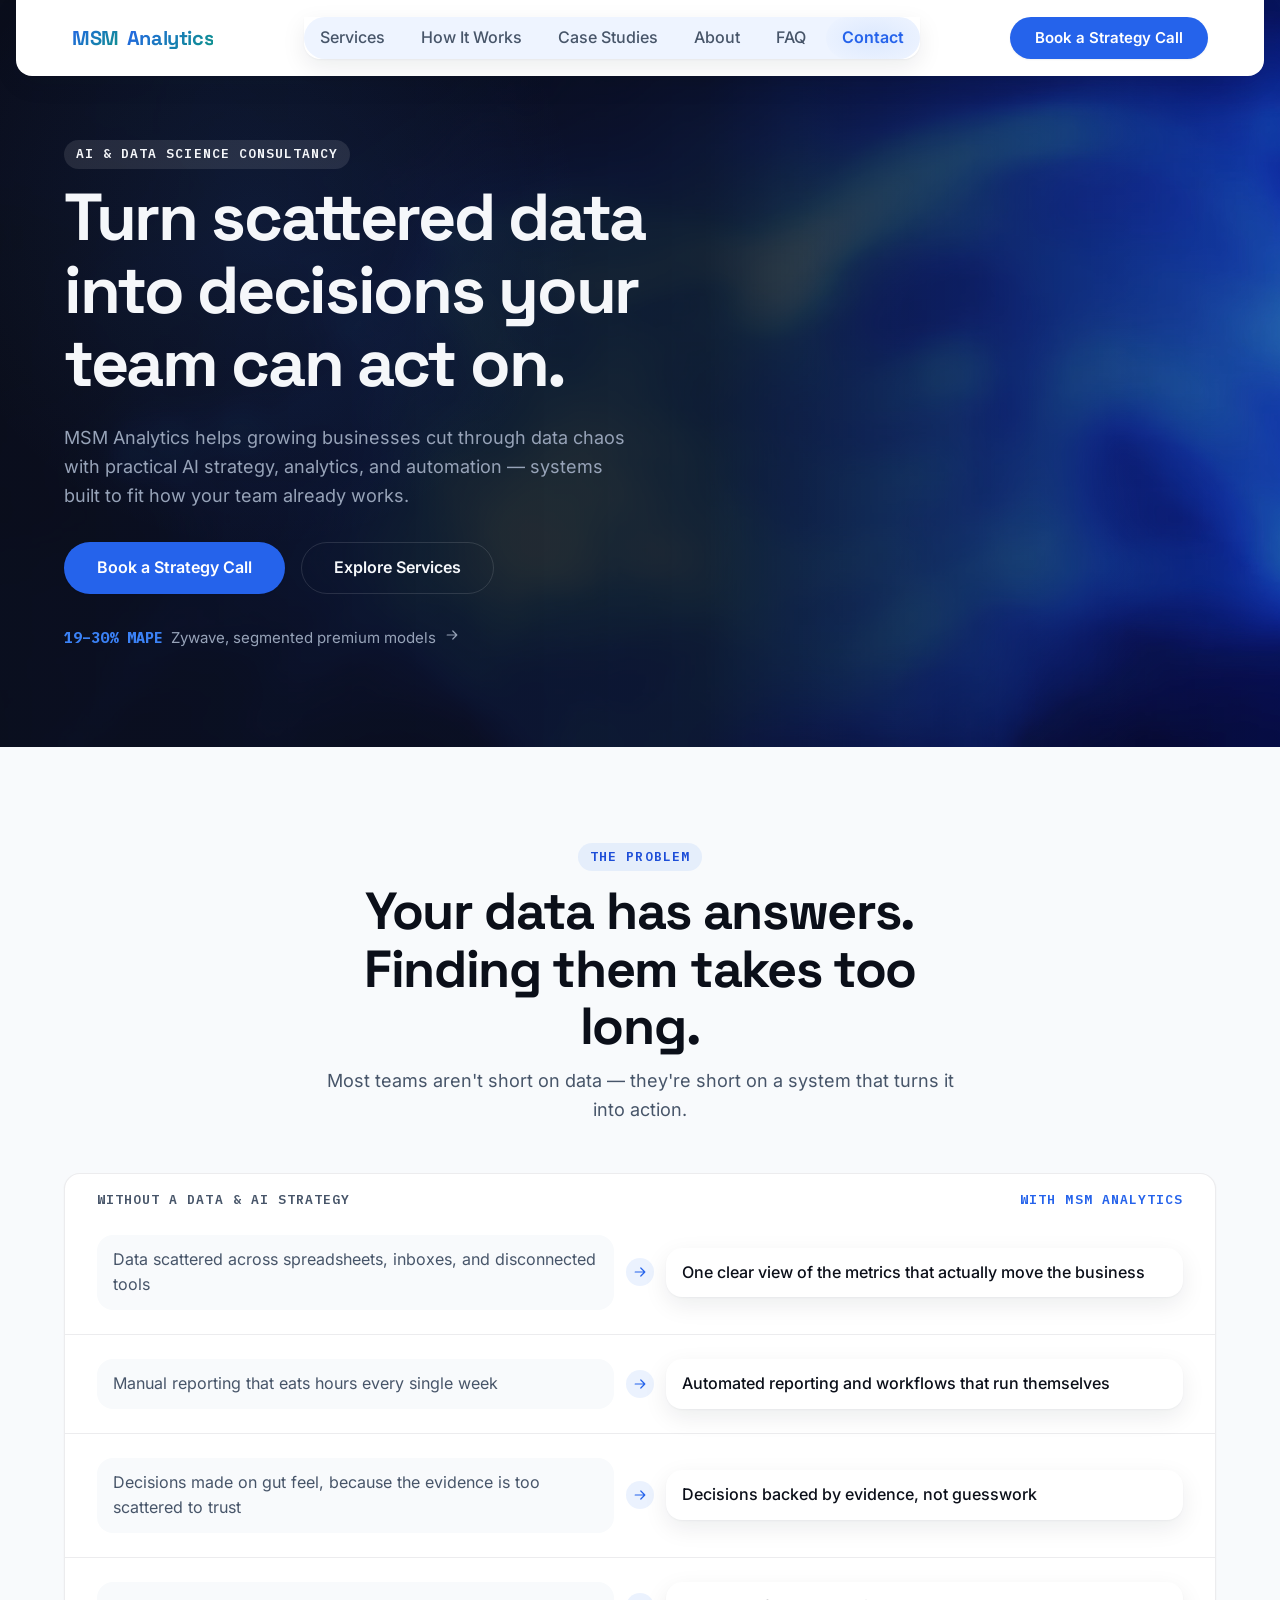
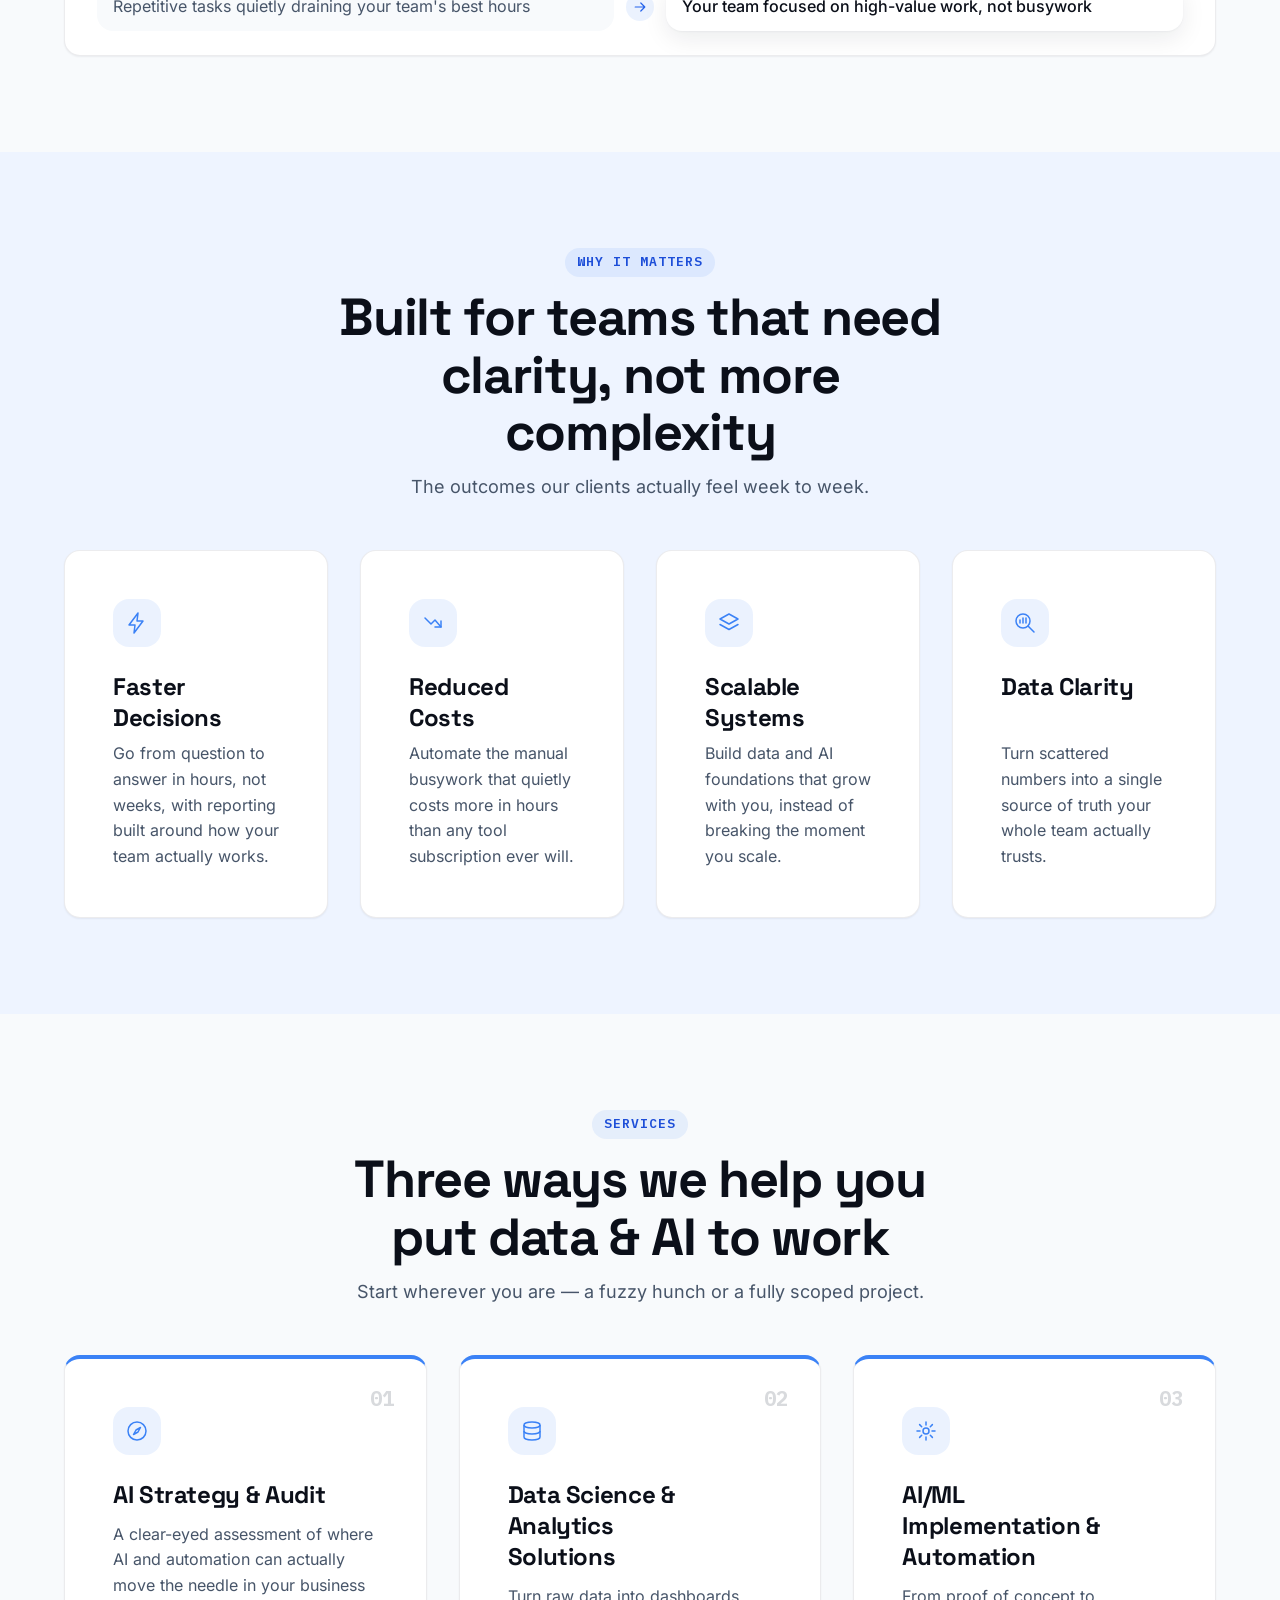
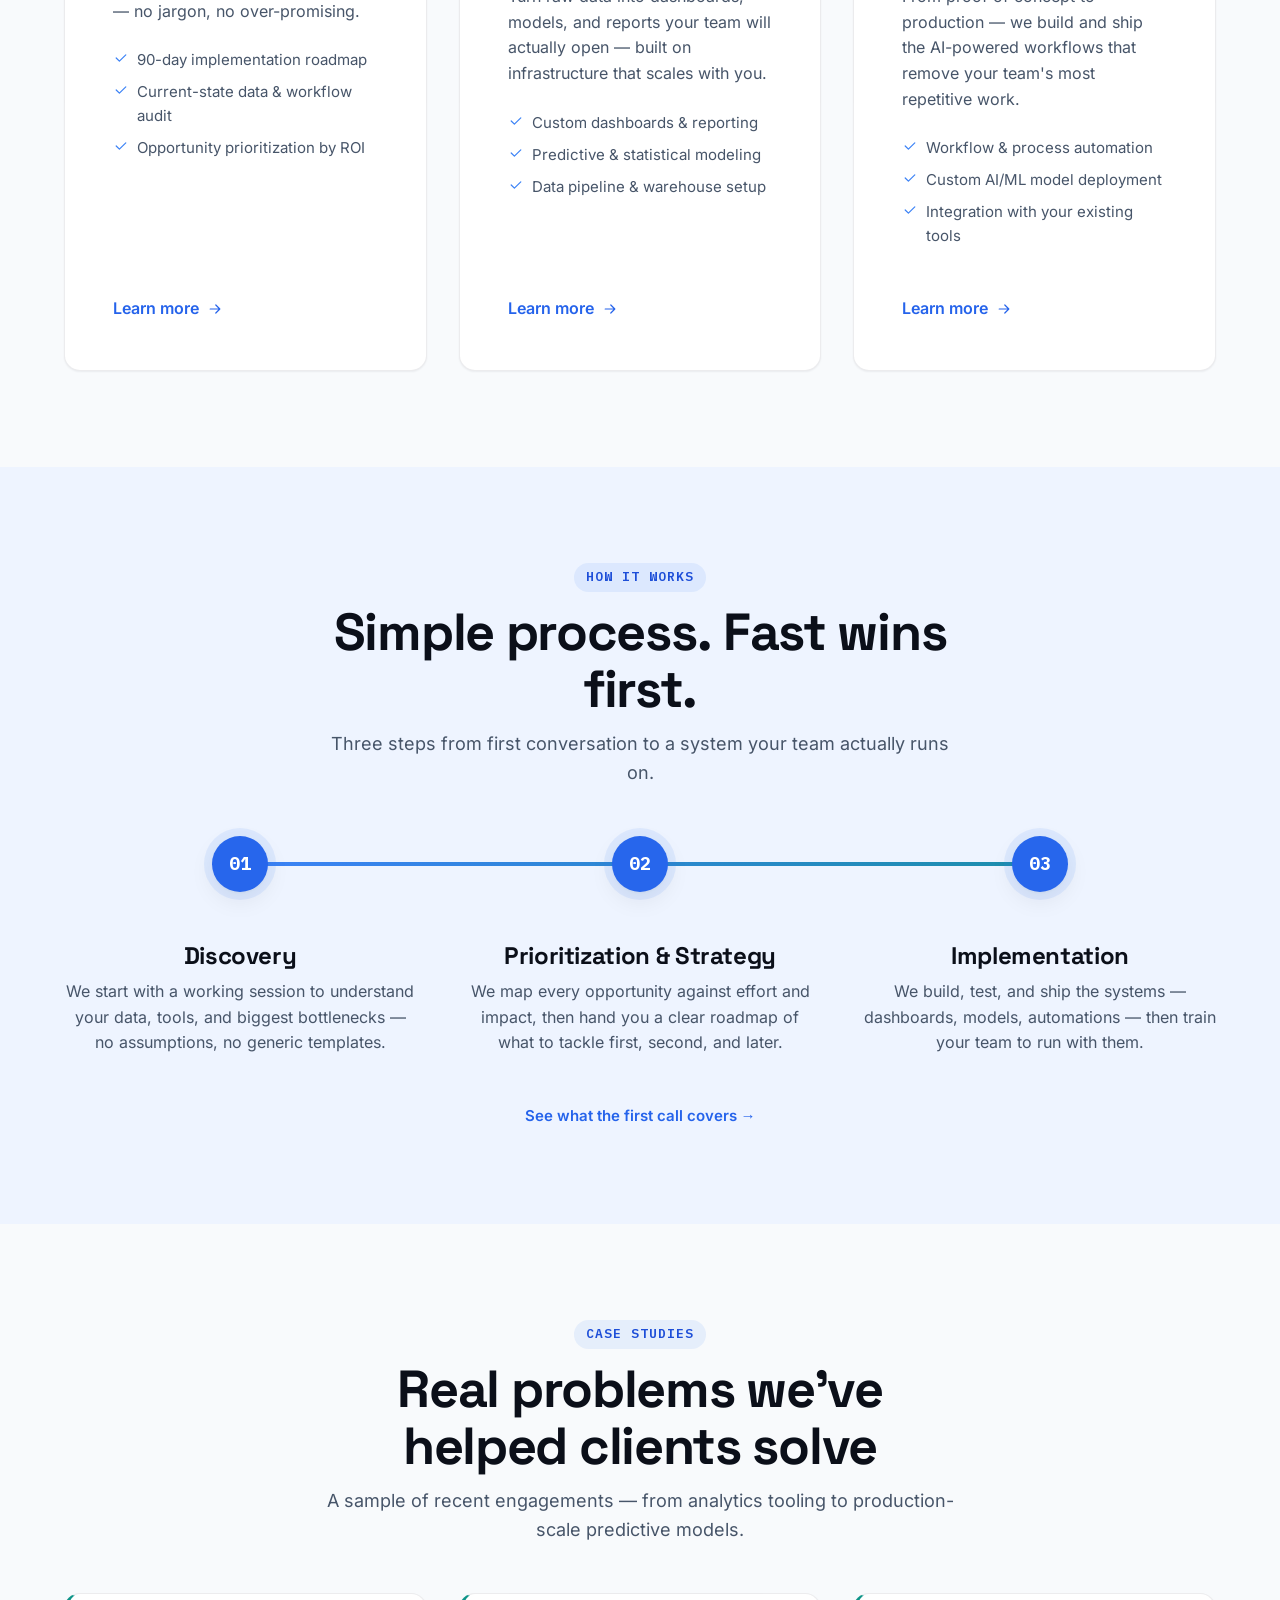
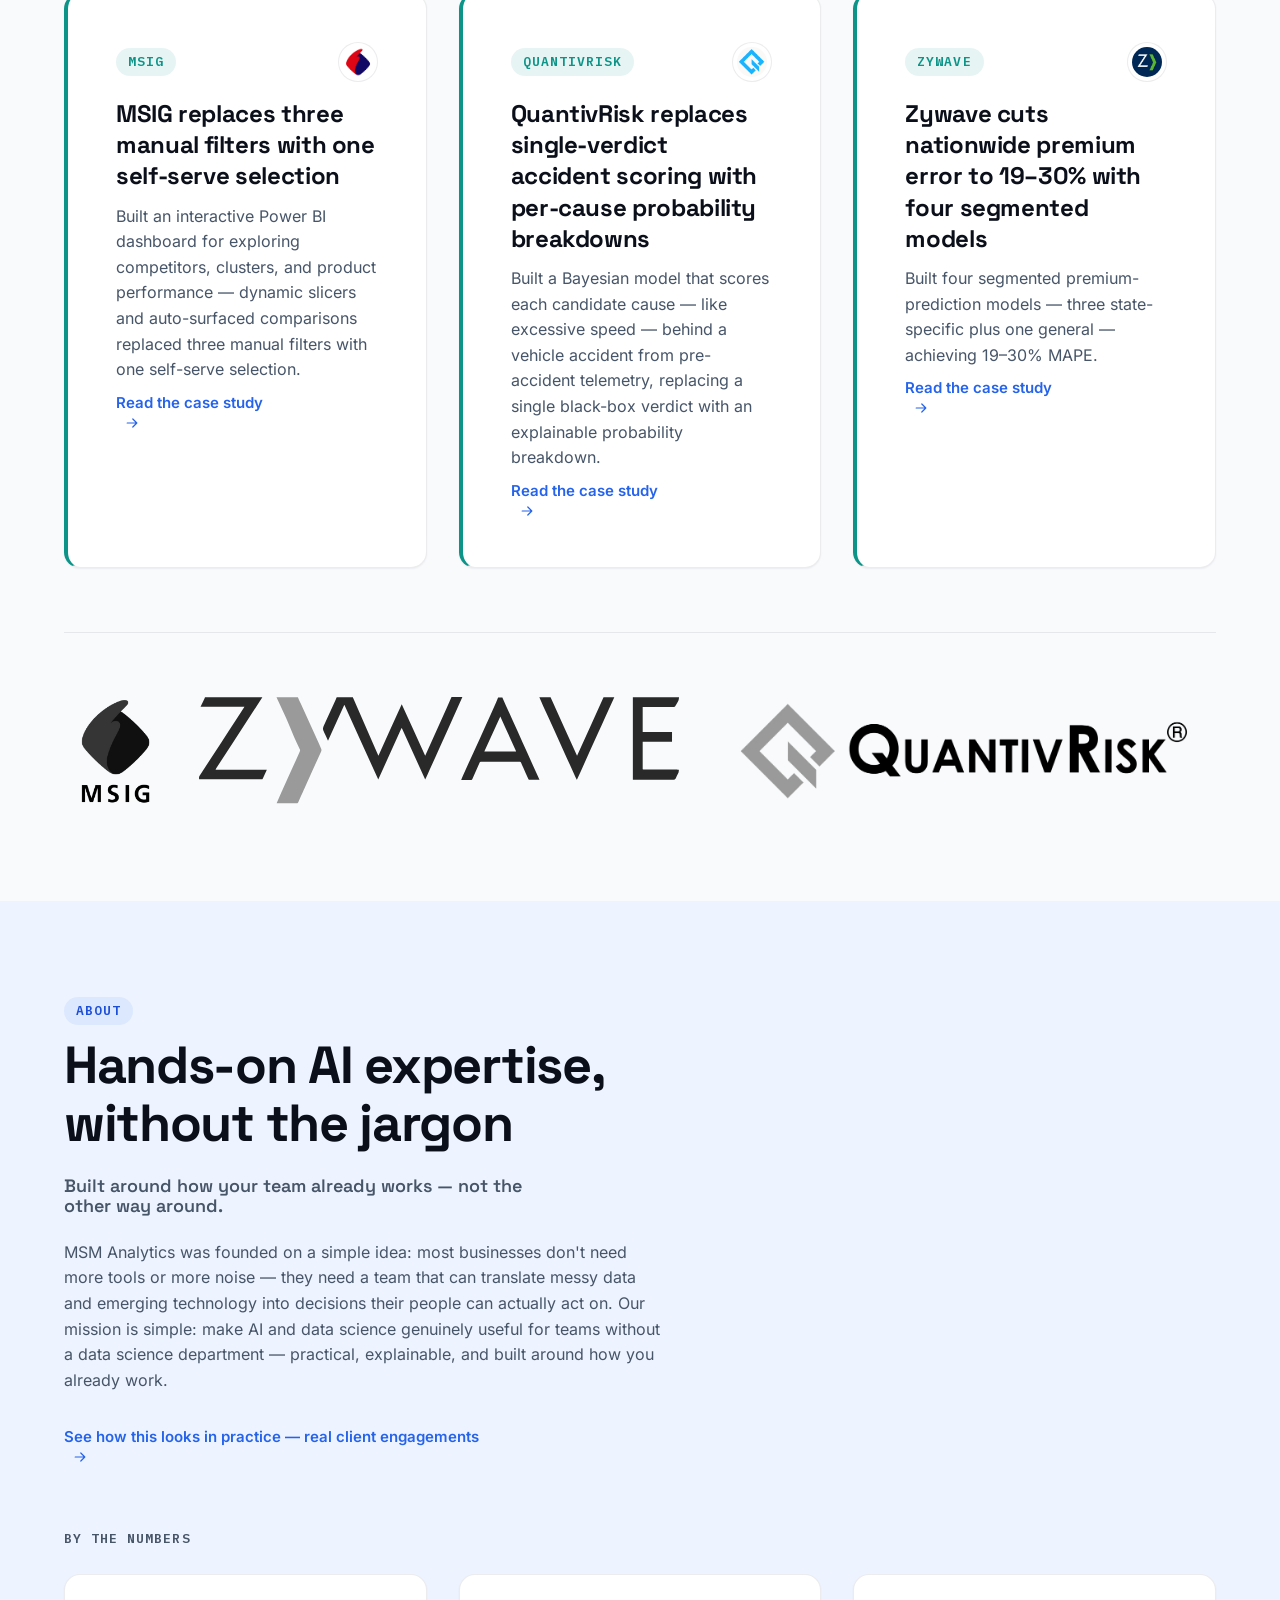
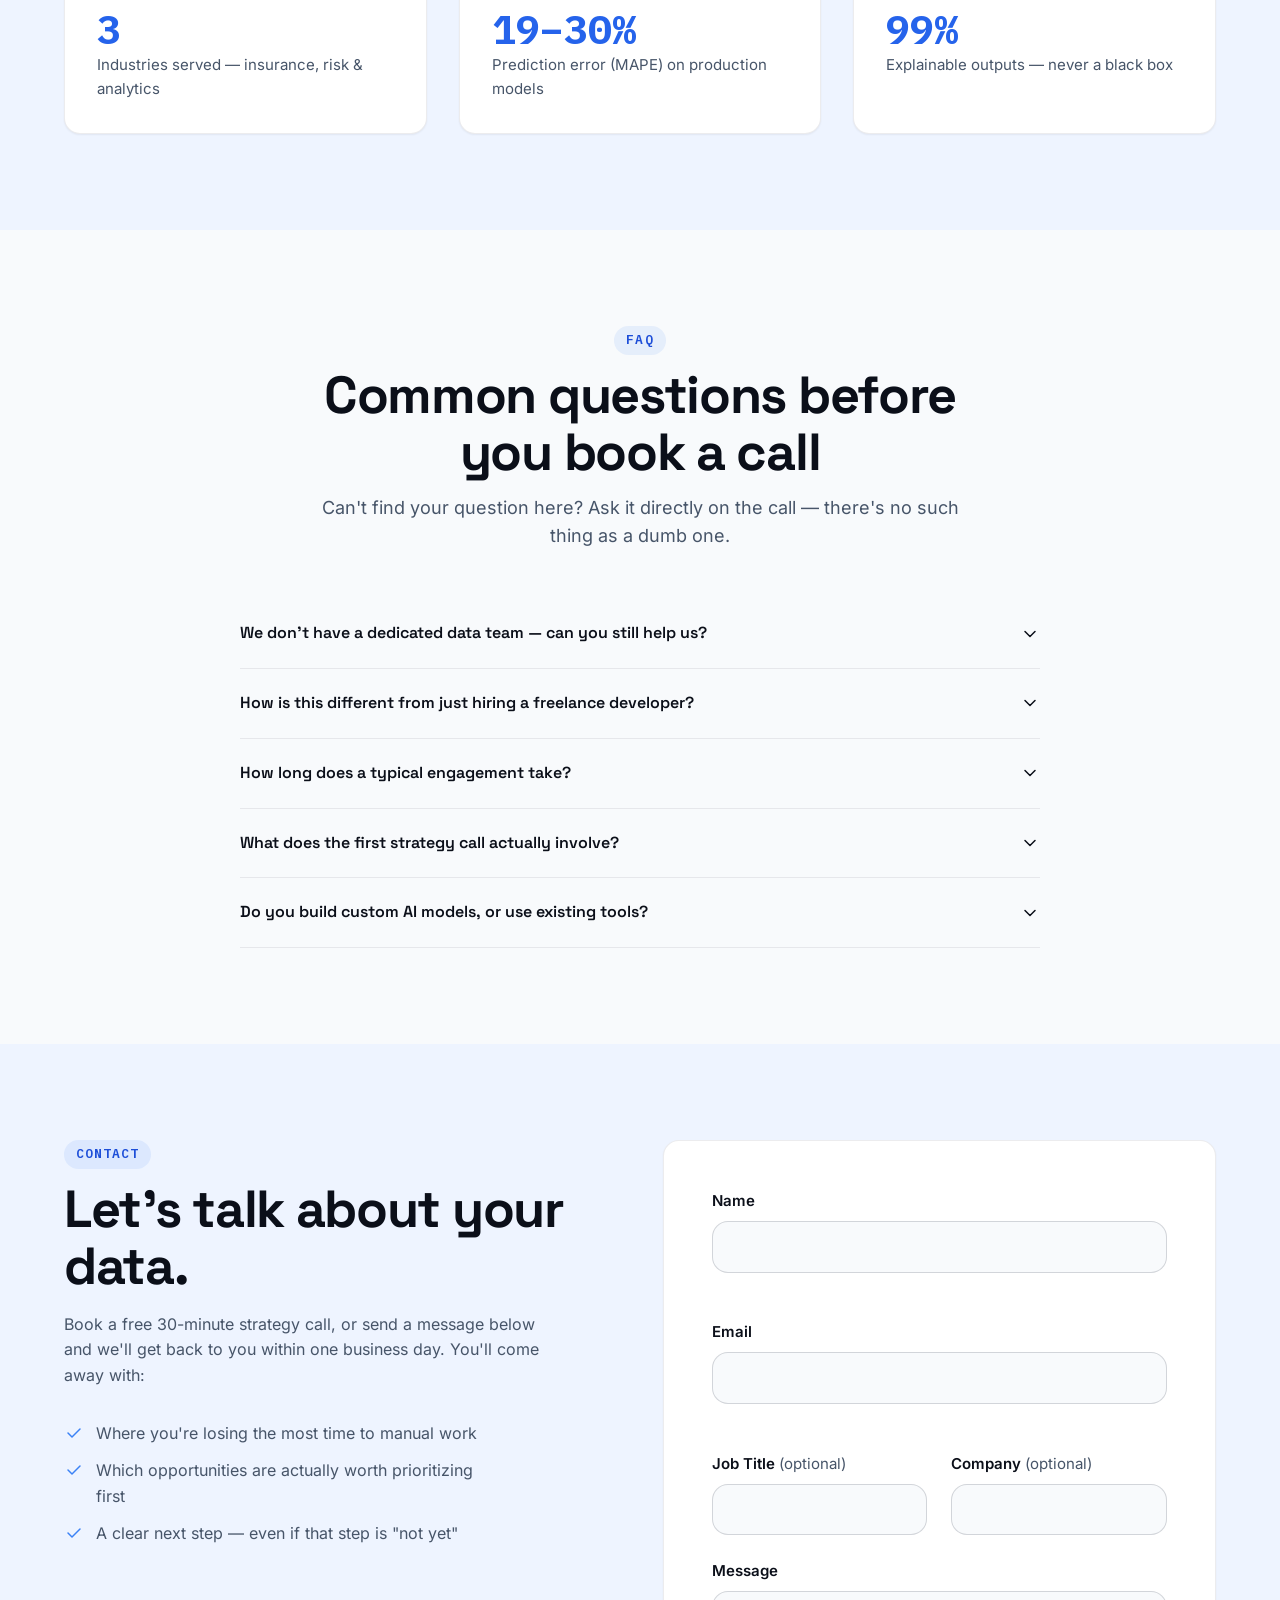
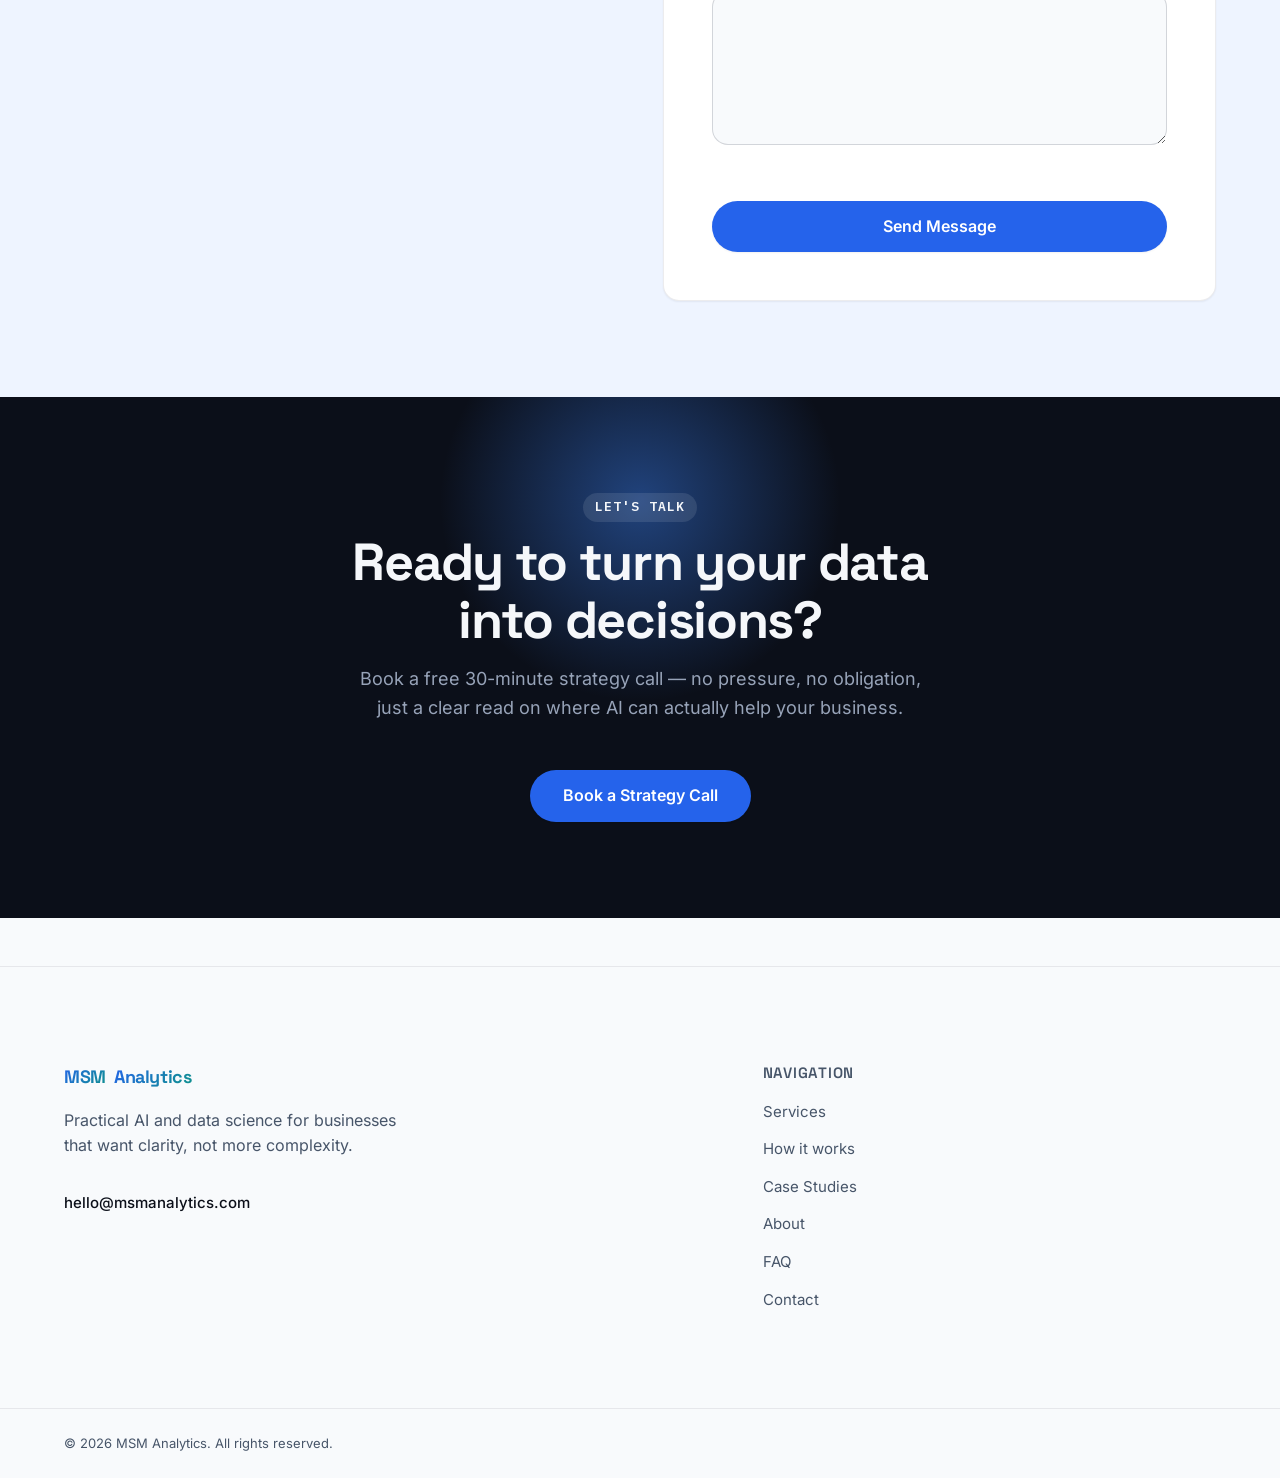
<file: index.html>
<!DOCTYPE html>
<html lang="en">
<head>
  <meta charset="UTF-8">
  <meta name="viewport" content="width=device-width, initial-scale=1.0">
  <title>MSM Analytics — AI &amp; Data Science Consultancy</title>
  <meta name="description" content="MSM Analytics helps businesses adopt AI, automation, and data-driven decision-making through practical, hands-on consulting.">

  <meta name="robots" content="index, follow">

  <!-- Tells the browser this page implements its OWN dark theme on
       purpose. Without this, some browsers apply their own automatic
       "dark mode" or contrast adjustments to pages that don't declare
       a color-scheme, which can silently recolor text (most visibly on
       headings) and produce exactly the low-contrast, washed-out look
       we don't want — even though our CSS colors are unambiguous. -->
  <meta name="color-scheme" content="light">

  <!-- Simple inline SVG favicon (no external file needed yet, avoids a
       404 in the console). Swap for a real brand favicon later. -->
  <link rel="icon" type="image/svg+xml" href="data:image/svg+xml,<svg xmlns='http://www.w3.org/2000/svg' viewBox='0 0 100 100'><rect width='100' height='100' rx='20' fill='%233B82F6'/><text x='50' y='68' font-size='58' font-family='Arial, sans-serif' font-weight='bold' fill='white' text-anchor='middle'>M</text></svg>">

  <!-- Preloads ONLY the display face used above the fold (the hero H1,
       Space Grotesk) — not Inter, not IBM Plex Mono. Preloading every
       self-hosted font would make them compete for early bandwidth and
       lose the one that actually matters for first paint. This is what
       actually shortens the fallback-to-webfont swap window (the root
       cause); the document.fonts.ready gate in script.js is a separate
       fix for a separate problem — it stops the swap's reflow from
       being visible to layout-shift scoring if it still happens to land
       after the hero has already revealed, it doesn't make the swap
       itself faster. See CLAUDE.md. -->
  <link rel="preload" href="assets/fonts/space-grotesk-variable.woff2" as="font" type="font/woff2" crossorigin>

  <!-- Load order matters: reset first (neutralize browser defaults),
       then fonts (so variables.css can reference the families), then
       variables (design tokens), then base/layout styles, then
       responsive overrides last so they can win when needed. -->
  <link rel="stylesheet" href="css/reset.css">
  <link rel="stylesheet" href="css/fonts.css">
  <link rel="stylesheet" href="css/variables.css">
  <link rel="stylesheet" href="css/style.css">
  <link rel="stylesheet" href="css/responsive.css">
</head>
<body>

  <!-- Skip link: first focusable element on the page. Invisible until a
       keyboard user tabs to it, then lets them jump straight to <main>. -->
  <a class="skip-link" href="#main">Skip to main content</a>

  <!-- ======================================================================
       HEADER / NAVBAR — built in Step 1
       ====================================================================== -->
  <header class="navbar" id="navbar">
    <!-- Dims the rest of the page while the mobile menu is open. Lives
         first inside .navbar (not appended to <body>) so it inherits
         the header's own z-index:100 stacking context — sits below the
         pill/panel (painted after it in DOM order) but above everything
         outside .navbar, with no extra z-index math needed. Clicking it
         closes the menu, same as clicking outside. -->
    <div class="navbar__scrim" id="navbar-scrim"></div>

    <div class="container navbar__inner">

      <a href="#hero" class="navbar__logo">
        <span class="brand-mark">MSM</span>
        <span>Analytics</span>
      </a>

      <!-- Collapses into a dropdown on mobile, becomes a static row at
           980px+ (see responsive.css — raised from the shared 768px
           tablet breakpoint because 6 links + logo + CTA genuinely need
           the extra room). id is targeted by aria-controls on the
           toggle button below. -->
      <nav class="navbar__nav" id="navbar-nav" aria-label="Primary">
        <ul class="navbar__links">
          <li><a href="#services" class="navbar__link">Services</a></li>
          <li><a href="#how-it-works" class="navbar__link">How It Works</a></li>
          <li><a href="#work" class="navbar__link">Case Studies</a></li>
          <li><a href="#about" class="navbar__link">About</a></li>
          <li><a href="#faq" class="navbar__link">FAQ</a></li>
          <li><a href="#contact" class="navbar__link">Contact</a></li>
          <!-- Mobile/tablet only — the persistent .navbar__cta in
               .navbar__actions is hidden below 768px (the hamburger is
               still the primary nav action at that width; a second CTA
               competing with it in the same bar is confusing), so this
               gives those visitors the same CTA reachable via the
               dropdown instead, as the last item. -->
          <li class="navbar__links-cta">
            <a href="#contact-name" class="btn btn--primary btn--sm navbar__menu-cta">Book a Strategy Call</a>
          </li>
        </ul>
      </nav>

      <div class="navbar__actions">
        <!-- TODO: replace href with real Calendly URL once available -->
        <a href="#contact-name" class="btn btn--primary btn--sm navbar__cta">Book a Strategy Call</a>

        <button
          type="button"
          class="navbar__toggle"
          id="navbar-toggle"
          aria-expanded="false"
          aria-controls="navbar-nav"
          aria-label="Toggle navigation menu"
        >
          <span class="navbar__toggle-bar"></span>
          <span class="navbar__toggle-bar"></span>
          <span class="navbar__toggle-bar"></span>
        </button>
      </div>

    </div>
  </header>

  <main id="main">

    <!-- ====================================================================
         HERO — built in Step 2
         ==================================================================== -->
    <section id="hero" class="hero">
      <!-- Background video: "Flowing Blue Lights in Motion"
           Source: Mixkit (https://mixkit.co/free-stock-video/flowing-blue-lights-in-motion-101442/)
           Author: not individually credited on Mixkit (platform-published clip)
           License: Mixkit Stock Video Free License — free for commercial and
           personal use; attribution not required but appreciated.
           https://mixkit.co/license/#videoFree
           Downloaded and re-encoded locally (assets/video/hero-bg.mp4 /
           .webm) rather than hotlinked — see README.md for full credit and
           processing notes.

           <source> elements are attached by script.js, not written here,
           so prefers-reduced-motion / Save-Data / slow connections can
           skip the network request entirely rather than just hiding a
           video that already started downloading. The poster frame below
           is what actually renders in all of those cases, and is also
           the only thing that ever renders if the video errors out. -->
      <video
        class="hero__video"
        id="hero-video"
        autoplay
        muted
        loop
        playsinline
        preload="metadata"
        poster="assets/video/hero-poster.jpg"
        aria-hidden="true"
        tabindex="-1"
      ></video>
      <div class="hero__scrim" aria-hidden="true"></div>

      <div class="container hero__inner">

        <div class="hero__content reveal">
          <span class="section-heading__eyebrow">AI &amp; Data Science Consultancy</span>
          <h1 class="hero__title">Turn scattered data into decisions your team can act on.</h1>
          <p class="hero__subtitle">
            MSM Analytics helps growing businesses cut through data chaos with
            practical AI strategy, analytics, and automation — systems built
            to fit how your team already works.
          </p>
          <div class="hero__actions">
            <!-- TODO: replace href with real Calendly URL once available -->
            <a href="#contact-name" class="btn btn--primary">Book a Strategy Call</a>
            <a href="#services" class="btn btn--secondary">Explore Services</a>
          </div>

          <!-- A light duplicate of one number from About's stat band
               (see .about__stats), for visitors who never scroll past
               the hero. Reads as a citation (number + source), not a
               badge — no chip background, no pill shape — and links to
               the specific case study that earned the figure rather
               than the section in general. -->
          <a href="#case-study-zywave" class="hero__proof">
            <span class="hero__proof-value">19&ndash;30% MAPE</span>
            <span class="hero__proof-label">Zywave, segmented premium models</span>
            <svg viewBox="0 0 20 20" aria-hidden="true"><path d="M4 10h12M11 5l5 5-5 5" stroke="currentColor" stroke-width="1.5" fill="none" stroke-linecap="round" stroke-linejoin="round"/></svg>
          </a>
        </div>

      </div>
    </section>

    <!-- ====================================================================
         PROBLEM (Before / After) — built in Step 3
         ==================================================================== -->
    <section id="problem" class="problem section">
      <div class="container">

        <div class="section-heading reveal">
          <span class="section-heading__eyebrow">The Problem</span>
          <h2>Your data has answers. Finding them takes too long.</h2>
          <p>Most teams aren't short on data — they're short on a system that turns it into action.</p>
        </div>

        <div class="transform reveal-group">

          <div class="transform__labels" aria-hidden="true">
            <span class="transform__label">Without a data &amp; AI strategy</span>
            <span class="transform__label transform__label--after">With MSM Analytics</span>
          </div>

          <div class="transform__row reveal">
            <span class="transform__before">Data scattered across spreadsheets, inboxes, and disconnected tools</span>
            <span class="transform__arrow" aria-hidden="true"><svg viewBox="0 0 20 20"><path d="M4 10h12M11 5l5 5-5 5" stroke="currentColor" stroke-width="1.5" fill="none" stroke-linecap="round" stroke-linejoin="round"/></svg></span>
            <span class="transform__after">One clear view of the metrics that actually move the business</span>
          </div>

          <div class="transform__row reveal">
            <span class="transform__before">Manual reporting that eats hours every single week</span>
            <span class="transform__arrow" aria-hidden="true"><svg viewBox="0 0 20 20"><path d="M4 10h12M11 5l5 5-5 5" stroke="currentColor" stroke-width="1.5" fill="none" stroke-linecap="round" stroke-linejoin="round"/></svg></span>
            <span class="transform__after">Automated reporting and workflows that run themselves</span>
          </div>

          <div class="transform__row reveal">
            <span class="transform__before">Decisions made on gut feel, because the evidence is too scattered to trust</span>
            <span class="transform__arrow" aria-hidden="true"><svg viewBox="0 0 20 20"><path d="M4 10h12M11 5l5 5-5 5" stroke="currentColor" stroke-width="1.5" fill="none" stroke-linecap="round" stroke-linejoin="round"/></svg></span>
            <span class="transform__after">Decisions backed by evidence, not guesswork</span>
          </div>

          <div class="transform__row reveal">
            <span class="transform__before">Repetitive tasks quietly draining your team's best hours</span>
            <span class="transform__arrow" aria-hidden="true"><svg viewBox="0 0 20 20"><path d="M4 10h12M11 5l5 5-5 5" stroke="currentColor" stroke-width="1.5" fill="none" stroke-linecap="round" stroke-linejoin="round"/></svg></span>
            <span class="transform__after">Your team focused on high-value work, not busywork</span>
          </div>

        </div>
      </div>
    </section>

    <!-- ====================================================================
         BENEFITS — built in Step 4
         ==================================================================== -->
    <section id="benefits" class="benefits section section--tint">
      <div class="container">

        <div class="section-heading reveal">
          <span class="section-heading__eyebrow">Why It Matters</span>
          <h2>Built for teams that need clarity, not more complexity</h2>
          <p>The outcomes our clients actually feel week to week.</p>
        </div>

        <div class="grid-4 reveal-group">

          <article class="card reveal">
            <span class="icon-badge" aria-hidden="true">
              <svg viewBox="0 0 24 24"><path d="M13 2 4 14h6l-1 8 9-12h-6l1-8Z" stroke="currentColor" stroke-width="1.5" stroke-linejoin="round" fill="none"/></svg>
            </span>
            <h3>Faster Decisions</h3>
            <p>Go from question to answer in hours, not weeks, with reporting built around how your team actually works.</p>
          </article>

          <article class="card reveal">
            <span class="icon-badge" aria-hidden="true">
              <svg viewBox="0 0 24 24"><path d="M4 7l6 6 4-4 6 7" stroke="currentColor" stroke-width="1.5" fill="none" stroke-linecap="round" stroke-linejoin="round"/><path d="M14 16h6v-6" stroke="currentColor" stroke-width="1.5" fill="none" stroke-linecap="round" stroke-linejoin="round"/></svg>
            </span>
            <h3>Reduced Costs</h3>
            <p>Automate the manual busywork that quietly costs more in hours than any tool subscription ever will.</p>
          </article>

          <article class="card reveal">
            <span class="icon-badge" aria-hidden="true">
              <svg viewBox="0 0 24 24"><path d="M12 3 3 8l9 5 9-5-9-5Z" stroke="currentColor" stroke-width="1.5" stroke-linejoin="round" fill="none"/><path d="M3 13.5l9 5 9-5" stroke="currentColor" stroke-width="1.5" fill="none" stroke-linecap="round" stroke-linejoin="round"/></svg>
            </span>
            <h3>Scalable Systems</h3>
            <p>Build data and AI foundations that grow with you, instead of breaking the moment you scale.</p>
          </article>

          <article class="card reveal">
            <span class="icon-badge" aria-hidden="true">
              <svg viewBox="0 0 24 24"><circle cx="10" cy="10" r="7" stroke="currentColor" stroke-width="1.5" fill="none"/><path d="M15 15l6 6" stroke="currentColor" stroke-width="1.5" stroke-linecap="round"/><path d="M7 12v-3M10 12V7M13 12v-5" stroke="currentColor" stroke-width="1.5" stroke-linecap="round"/></svg>
            </span>
            <h3>Data Clarity</h3>
            <p>Turn scattered numbers into a single source of truth your whole team actually trusts.</p>
          </article>

        </div>
      </div>
    </section>

    <!-- ====================================================================
         SERVICES — built in Step 5
         ==================================================================== -->
    <section id="services" class="services section">
      <div class="container">

        <div class="section-heading reveal">
          <span class="section-heading__eyebrow">Services</span>
          <h2>Three ways we help you put data &amp; AI to work</h2>
          <p>Start wherever you are — a fuzzy hunch or a fully scoped project.</p>
        </div>

        <div class="grid-3 reveal-group">

          <article class="card card--service reveal">
            <span class="card--service__index" aria-hidden="true">01</span>
            <span class="icon-badge" aria-hidden="true">
              <svg viewBox="0 0 24 24"><circle cx="12" cy="12" r="9" stroke="currentColor" stroke-width="1.5" fill="none"/><path d="M15.5 8.5 13 13l-4.5 2.5L11 11l4.5-2.5Z" stroke="currentColor" stroke-width="1.5" stroke-linejoin="round" fill="none"/></svg>
            </span>
            <h3>AI Strategy &amp; Audit</h3>
            <p>A clear-eyed assessment of where AI and automation can actually move the needle in your business — no jargon, no over-promising.</p>
            <ul class="card--service__features">
              <li><svg viewBox="0 0 20 20" aria-hidden="true"><path d="M4 10l4 4 8-8" stroke="currentColor" stroke-width="1.5" fill="none" stroke-linecap="round" stroke-linejoin="round"/></svg>90-day implementation roadmap</li>
              <li><svg viewBox="0 0 20 20" aria-hidden="true"><path d="M4 10l4 4 8-8" stroke="currentColor" stroke-width="1.5" fill="none" stroke-linecap="round" stroke-linejoin="round"/></svg>Current-state data &amp; workflow audit</li>
              <li><svg viewBox="0 0 20 20" aria-hidden="true"><path d="M4 10l4 4 8-8" stroke="currentColor" stroke-width="1.5" fill="none" stroke-linecap="round" stroke-linejoin="round"/></svg>Opportunity prioritization by ROI</li>
            </ul>
            <a href="#contact" class="card--service__link">
              Learn more
              <svg viewBox="0 0 20 20" aria-hidden="true"><path d="M4 10h12M11 5l5 5-5 5" stroke="currentColor" stroke-width="1.5" fill="none" stroke-linecap="round" stroke-linejoin="round"/></svg>
            </a>
          </article>

          <article class="card card--service reveal">
            <span class="card--service__index" aria-hidden="true">02</span>
            <span class="icon-badge" aria-hidden="true">
              <svg viewBox="0 0 24 24"><ellipse cx="12" cy="6" rx="8" ry="3" stroke="currentColor" stroke-width="1.5" fill="none"/><path d="M4 6v6c0 1.7 3.6 3 8 3s8-1.3 8-3V6" stroke="currentColor" stroke-width="1.5" fill="none"/><path d="M4 12v6c0 1.7 3.6 3 8 3s8-1.3 8-3v-6" stroke="currentColor" stroke-width="1.5" fill="none"/></svg>
            </span>
            <h3>Data Science &amp; Analytics Solutions</h3>
            <p>Turn raw data into dashboards, models, and reports your team will actually open — built on infrastructure that scales with you.</p>
            <ul class="card--service__features">
              <li><svg viewBox="0 0 20 20" aria-hidden="true"><path d="M4 10l4 4 8-8" stroke="currentColor" stroke-width="1.5" fill="none" stroke-linecap="round" stroke-linejoin="round"/></svg>Custom dashboards &amp; reporting</li>
              <li><svg viewBox="0 0 20 20" aria-hidden="true"><path d="M4 10l4 4 8-8" stroke="currentColor" stroke-width="1.5" fill="none" stroke-linecap="round" stroke-linejoin="round"/></svg>Predictive &amp; statistical modeling</li>
              <li><svg viewBox="0 0 20 20" aria-hidden="true"><path d="M4 10l4 4 8-8" stroke="currentColor" stroke-width="1.5" fill="none" stroke-linecap="round" stroke-linejoin="round"/></svg>Data pipeline &amp; warehouse setup</li>
            </ul>
            <a href="#contact" class="card--service__link">
              Learn more
              <svg viewBox="0 0 20 20" aria-hidden="true"><path d="M4 10h12M11 5l5 5-5 5" stroke="currentColor" stroke-width="1.5" fill="none" stroke-linecap="round" stroke-linejoin="round"/></svg>
            </a>
          </article>

          <article class="card card--service reveal">
            <span class="card--service__index" aria-hidden="true">03</span>
            <span class="icon-badge" aria-hidden="true">
              <svg viewBox="0 0 24 24"><circle cx="12" cy="12" r="3" stroke="currentColor" stroke-width="1.5" fill="none"/><path d="M12 3v3M12 18v3M21 12h-3M6 12H3M18.4 5.6l-2.1 2.1M7.7 16.3l-2.1 2.1M18.4 18.4l-2.1-2.1M7.7 7.7 5.6 5.6" stroke="currentColor" stroke-width="1.5" stroke-linecap="round"/></svg>
            </span>
            <h3>AI/ML Implementation &amp; Automation</h3>
            <p>From proof of concept to production — we build and ship the AI-powered workflows that remove your team's most repetitive work.</p>
            <ul class="card--service__features">
              <li><svg viewBox="0 0 20 20" aria-hidden="true"><path d="M4 10l4 4 8-8" stroke="currentColor" stroke-width="1.5" fill="none" stroke-linecap="round" stroke-linejoin="round"/></svg>Workflow &amp; process automation</li>
              <li><svg viewBox="0 0 20 20" aria-hidden="true"><path d="M4 10l4 4 8-8" stroke="currentColor" stroke-width="1.5" fill="none" stroke-linecap="round" stroke-linejoin="round"/></svg>Custom AI/ML model deployment</li>
              <li><svg viewBox="0 0 20 20" aria-hidden="true"><path d="M4 10l4 4 8-8" stroke="currentColor" stroke-width="1.5" fill="none" stroke-linecap="round" stroke-linejoin="round"/></svg>Integration with your existing tools</li>
            </ul>
            <a href="#contact" class="card--service__link">
              Learn more
              <svg viewBox="0 0 20 20" aria-hidden="true"><path d="M4 10h12M11 5l5 5-5 5" stroke="currentColor" stroke-width="1.5" fill="none" stroke-linecap="round" stroke-linejoin="round"/></svg>
            </a>
          </article>

        </div>

      </div>
    </section>

    <!-- ====================================================================
         HOW IT WORKS — built in Step 6
         ==================================================================== -->
    <section id="how-it-works" class="how-it-works section section--tint">
      <div class="container">

        <div class="section-heading reveal">
          <span class="section-heading__eyebrow">How it works</span>
          <h2>Simple process. Fast wins first.</h2>
          <p>Three steps from first conversation to a system your team actually runs on.</p>
        </div>

        <ol class="how-it-works__list reveal-group">

          <li class="how-it-works__step reveal">
            <span class="step-number" aria-hidden="true">01</span>
            <div class="how-it-works__step-content">
              <h3>Discovery</h3>
              <p>We start with a working session to understand your data, tools, and biggest bottlenecks — no assumptions, no generic templates.</p>
            </div>
          </li>

          <li class="how-it-works__step reveal">
            <span class="step-number" aria-hidden="true">02</span>
            <div class="how-it-works__step-content">
              <h3>Prioritization &amp; Strategy</h3>
              <p>We map every opportunity against effort and impact, then hand you a clear roadmap of what to tackle first, second, and later.</p>
            </div>
          </li>

          <li class="how-it-works__step reveal">
            <span class="step-number" aria-hidden="true">03</span>
            <div class="how-it-works__step-content">
              <h3>Implementation</h3>
              <p>We build, test, and ship the systems — dashboards, models, automations — then train your team to run with them.</p>
            </div>
          </li>

        </ol>

        <div class="how-it-works__cta reveal">
          <a href="#faq" class="how-it-works__cta-link">See what the first call covers →</a>
        </div>

      </div>
    </section>

    <!-- ====================================================================
         CASE STUDIES — real client engagements
         ==================================================================== -->
    <section id="work" class="work section">
      <div class="container">

        <div class="section-heading reveal">
          <span class="section-heading__eyebrow">Case Studies</span>
          <h2>Real problems we've helped clients solve</h2>
          <p>A sample of recent engagements — from analytics tooling to production-scale predictive models.</p>
        </div>

        <div class="grid-3 reveal-group">

          <article class="card card--work reveal">
            <div class="card--work__header">
              <span class="card--work__client">MSIG</span>
              <span class="client-logo-chip">
                <img src="assets/logos/msig-mark.png" width="600" height="600" alt="MSIG logo">
              </span>
            </div>
            <h3>MSIG replaces three manual filters with one self-serve selection</h3>
            <p>Built an interactive Power BI dashboard for exploring competitors, clusters, and product performance — dynamic slicers and auto-surfaced comparisons replaced three manual filters with one self-serve selection.</p>
            <a href="case-studies/msig-competitive-analysis-dashboard.html" class="case-study__link">
              Read the case study
              <svg viewBox="0 0 20 20" aria-hidden="true"><path d="M4 10h12M11 5l5 5-5 5" stroke="currentColor" stroke-width="1.5" fill="none" stroke-linecap="round" stroke-linejoin="round"/></svg>
            </a>
          </article>

          <article class="card card--work reveal">
            <div class="card--work__header">
              <span class="card--work__client">QuantivRisk</span>
              <span class="client-logo-chip">
                <img src="assets/logos/quantivrisk.jpg" width="200" height="200" alt="QuantivRisk logo">
              </span>
            </div>
            <h3>QuantivRisk replaces single-verdict accident scoring with per-cause probability breakdowns</h3>
            <p>Built a Bayesian model that scores each candidate cause — like excessive speed — behind a vehicle accident from pre-accident telemetry, replacing a single black-box verdict with an explainable probability breakdown.</p>
            <a href="case-studies/quantivrisk-accident-causation-analysis.html" class="case-study__link">
              Read the case study
              <svg viewBox="0 0 20 20" aria-hidden="true"><path d="M4 10h12M11 5l5 5-5 5" stroke="currentColor" stroke-width="1.5" fill="none" stroke-linecap="round" stroke-linejoin="round"/></svg>
            </a>
          </article>

          <article class="card card--work reveal" id="case-study-zywave">
            <div class="card--work__header">
              <span class="card--work__client">Zywave</span>
              <span class="client-logo-chip">
                <img src="assets/logos/zywave.jpg" width="200" height="200" alt="Zywave logo">
              </span>
            </div>
            <h3>Zywave cuts nationwide premium error to 19–30% with four segmented models</h3>
            <p>Built four segmented premium-prediction models — three state-specific plus one general — achieving 19–30% MAPE.</p>
            <a href="case-studies/zywave-multi-state-premium-prediction.html" class="case-study__link">
              Read the case study
              <svg viewBox="0 0 20 20" aria-hidden="true"><path d="M4 10h12M11 5l5 5-5 5" stroke="currentColor" stroke-width="1.5" fill="none" stroke-linecap="round" stroke-linejoin="round"/></svg>
            </a>
          </article>

        </div>

        <div class="work__logos reveal">
          <img src="assets/logos/msig.webp" width="500" height="760" alt="MSIG" loading="lazy">
          <img src="assets/logos/zywave-wordmark.svg" width="138" height="31" alt="Zywave" loading="lazy">
          <img src="assets/logos/quantivrisk-horizontal.webp" width="2300" height="525" alt="QuantivRisk" loading="lazy">
        </div>

      </div>
    </section>

    <!-- ====================================================================
         ABOUT — built in Step 7
         ==================================================================== -->
    <section id="about" class="about section section--tint">
      <div class="container">

        <div class="about__content reveal">
          <span class="section-heading__eyebrow">About</span>
          <h2>Hands-on AI expertise, without the jargon</h2>
          <h4>Built around how your team already works — not the other way around.</h4>
          <p>
            MSM Analytics was founded on a simple idea: most businesses don't need
            more tools or more noise — they need a team that can translate messy
            data and emerging technology into decisions their people can actually
            act on. Our mission is simple: make AI and data science genuinely
            useful for teams without a data science department — practical,
            explainable, and built around how you already work.
          </p>
          <a href="#work" class="about__proof-link">
            See how this looks in practice — real client engagements
            <svg viewBox="0 0 20 20" aria-hidden="true"><path d="M4 10h12M11 5l5 5-5 5" stroke="currentColor" stroke-width="1.5" fill="none" stroke-linecap="round" stroke-linejoin="round"/></svg>
          </a>
        </div>

        <!-- Real proof points instead of a placeholder team photo — an
             empty "photo coming soon" box undermines credibility more
             than not having a photo at all. Numbers are grounded in the
             actual case studies above, not invented. Its own full-width
             row (not a sidebar card) so it reads as a claim of its own,
             not an accessory to the bio. -->
        <div class="about__stats reveal">
          <span class="about__proof-eyebrow" id="about-stats-heading">By the numbers</span>

          <div class="grid-3 reveal-group" role="group" aria-labelledby="about-stats-heading">
            <div class="card about__stat reveal">
              <span class="about__proof-value js-counter">3</span>
              <span class="about__proof-label">Industries served — insurance, risk &amp; analytics</span>
            </div>

            <div class="card about__stat reveal">
              <span class="about__proof-value js-counter">19&ndash;30%</span>
              <span class="about__proof-label">Prediction error (MAPE) on production models</span>
            </div>

            <div class="card about__stat reveal">
              <span class="about__proof-value js-counter">100%</span>
              <span class="about__proof-label">Explainable outputs — never a black box</span>
            </div>
          </div>
        </div>

      </div>
    </section>

    <!-- ====================================================================
         FAQ — built in Step 8
         ==================================================================== -->
    <section id="faq" class="faq section">
      <div class="container">

        <div class="section-heading reveal">
          <span class="section-heading__eyebrow">FAQ</span>
          <h2>Common questions before you book a call</h2>
          <p>Can't find your question here? Ask it directly on the call — there's no such thing as a dumb one.</p>
        </div>

        <div class="faq__list" id="faq-list">

          <div class="faq__item reveal">
            <h3 class="faq__question">
              <button type="button" class="faq__trigger" aria-expanded="false" aria-controls="faq-panel-1" id="faq-header-1">
                <span>We don't have a dedicated data team — can you still help us?</span>
                <span class="faq__icon" aria-hidden="true">
                  <svg viewBox="0 0 20 20"><path d="M5 7.5 10 12.5 15 7.5" stroke="currentColor" stroke-width="1.5" fill="none" stroke-linecap="round" stroke-linejoin="round"/></svg>
                </span>
              </button>
            </h3>
            <div class="faq__panel" id="faq-panel-1" role="region" aria-labelledby="faq-header-1">
              <div class="faq__panel-inner">
                <p>Yes — most of our clients don't have one either. We work with the data and tools you already have, and we're deliberate about building systems your existing team can actually maintain without hiring a data scientist.</p>
              </div>
            </div>
          </div>

          <div class="faq__item reveal">
            <h3 class="faq__question">
              <button type="button" class="faq__trigger" aria-expanded="false" aria-controls="faq-panel-2" id="faq-header-2">
                <span>How is this different from just hiring a freelance developer?</span>
                <span class="faq__icon" aria-hidden="true">
                  <svg viewBox="0 0 20 20"><path d="M5 7.5 10 12.5 15 7.5" stroke="currentColor" stroke-width="1.5" fill="none" stroke-linecap="round" stroke-linejoin="round"/></svg>
                </span>
              </button>
            </h3>
            <div class="faq__panel" id="faq-panel-2" role="region" aria-labelledby="faq-header-2">
              <div class="faq__panel-inner">
                <p>A freelancer builds what you ask for. We start by figuring out what's actually worth building — through a structured audit and prioritization process — so you're not paying to automate the wrong thing.</p>
              </div>
            </div>
          </div>

          <div class="faq__item reveal">
            <h3 class="faq__question">
              <button type="button" class="faq__trigger" aria-expanded="false" aria-controls="faq-panel-3" id="faq-header-3">
                <span>How long does a typical engagement take?</span>
                <span class="faq__icon" aria-hidden="true">
                  <svg viewBox="0 0 20 20"><path d="M5 7.5 10 12.5 15 7.5" stroke="currentColor" stroke-width="1.5" fill="none" stroke-linecap="round" stroke-linejoin="round"/></svg>
                </span>
              </button>
            </h3>
            <div class="faq__panel" id="faq-panel-3" role="region" aria-labelledby="faq-header-3">
              <div class="faq__panel-inner">
                <p>It depends on scope, but most projects move from discovery to a working system in 4–8 weeks. We'll give you a specific timeline after the initial strategy call, not before.</p>
              </div>
            </div>
          </div>

          <div class="faq__item reveal">
            <h3 class="faq__question">
              <button type="button" class="faq__trigger" aria-expanded="false" aria-controls="faq-panel-4" id="faq-header-4">
                <span>What does the first strategy call actually involve?</span>
                <span class="faq__icon" aria-hidden="true">
                  <svg viewBox="0 0 20 20"><path d="M5 7.5 10 12.5 15 7.5" stroke="currentColor" stroke-width="1.5" fill="none" stroke-linecap="round" stroke-linejoin="round"/></svg>
                </span>
              </button>
            </h3>
            <div class="faq__panel" id="faq-panel-4" role="region" aria-labelledby="faq-header-4">
              <div class="faq__panel-inner">
                <p>A focused conversation about where you're losing time or money to manual work, and an honest read on whether AI or automation is actually the right fix. No sales pitch, no obligation.</p>
              </div>
            </div>
          </div>

          <div class="faq__item reveal">
            <h3 class="faq__question">
              <button type="button" class="faq__trigger" aria-expanded="false" aria-controls="faq-panel-5" id="faq-header-5">
                <span>Do you build custom AI models, or use existing tools?</span>
                <span class="faq__icon" aria-hidden="true">
                  <svg viewBox="0 0 20 20"><path d="M5 7.5 10 12.5 15 7.5" stroke="currentColor" stroke-width="1.5" fill="none" stroke-linecap="round" stroke-linejoin="round"/></svg>
                </span>
              </button>
            </h3>
            <div class="faq__panel" id="faq-panel-5" role="region" aria-labelledby="faq-header-5">
              <div class="faq__panel-inner">
                <p>Both — whichever gets you a reliable result faster. Sometimes that's wiring together tools you already pay for; sometimes it's a custom model. We'll always tell you which, and why.</p>
              </div>
            </div>
          </div>

        </div>
      </div>
    </section>

    <!-- ====================================================================
         CONTACT — built in Step 9
         ==================================================================== -->
    <section id="contact" class="contact section section--tint">
      <div class="container contact__inner reveal-group">

        <div class="contact__intro reveal">
          <span class="section-heading__eyebrow">Contact</span>
          <h2>Let's talk about your data.</h2>
          <p>Book a free 30-minute strategy call, or send a message below and we'll get back to you within one business day. You'll come away with:</p>

          <ul class="contact__outcomes">
            <li>
              <svg viewBox="0 0 20 20" aria-hidden="true"><path d="M4 10l4 4 8-8" stroke="currentColor" stroke-width="1.5" fill="none" stroke-linecap="round" stroke-linejoin="round"/></svg>
              Where you're losing the most time to manual work
            </li>
            <li>
              <svg viewBox="0 0 20 20" aria-hidden="true"><path d="M4 10l4 4 8-8" stroke="currentColor" stroke-width="1.5" fill="none" stroke-linecap="round" stroke-linejoin="round"/></svg>
              Which opportunities are actually worth prioritizing first
            </li>
            <li>
              <svg viewBox="0 0 20 20" aria-hidden="true"><path d="M4 10l4 4 8-8" stroke="currentColor" stroke-width="1.5" fill="none" stroke-linecap="round" stroke-linejoin="round"/></svg>
              A clear next step — even if that step is "not yet"
            </li>
          </ul>
        </div>

        <form class="contact__form card reveal" id="contact-form" novalidate>

          <div class="form-field">
            <label for="contact-name">Name</label>
            <input
              type="text" id="contact-name" name="name" class="form-field__input"
              required autocomplete="name" aria-describedby="contact-name-error"
              data-error-required="Please enter your name."
            >
            <p class="form-field__error" id="contact-name-error" role="alert"></p>
          </div>

          <div class="form-field">
            <label for="contact-email">Email</label>
            <input
              type="email" id="contact-email" name="email" class="form-field__input"
              required autocomplete="email" aria-describedby="contact-email-error"
              data-error-required="Please enter your email address."
              data-error-type="Please enter a valid email address."
            >
            <p class="form-field__error" id="contact-email-error" role="alert"></p>
          </div>

          <div class="contact__form-row">
            <div class="form-field">
              <label for="contact-job-title">Job Title <span class="form-field__optional">(optional)</span></label>
              <input type="text" id="contact-job-title" name="jobTitle" class="form-field__input" autocomplete="organization-title">
            </div>

            <div class="form-field">
              <label for="contact-company">Company <span class="form-field__optional">(optional)</span></label>
              <input type="text" id="contact-company" name="company" class="form-field__input" autocomplete="organization">
            </div>
          </div>

          <div class="form-field">
            <label for="contact-message">Message</label>
            <textarea
              id="contact-message" name="message" class="form-field__input" rows="5"
              required aria-describedby="contact-message-error"
              data-error-required="Let us know a bit about what you're looking for."
            ></textarea>
            <p class="form-field__error" id="contact-message-error" role="alert"></p>
          </div>

          <button type="submit" class="btn btn--primary contact__submit">Send Message</button>

          <p class="contact__success" id="contact-success" role="status" hidden>
            Thanks — your message has been received. We'll get back to you within one business day.
          </p>
        </form>

      </div>
    </section>

    <!-- ====================================================================
         CLOSING CTA — the site's one deliberate high-contrast "beat".
         Every other section is white or pale-tint; this inverted band
         gives the page a real visual punctuation mark before the footer,
         instead of just trailing off after the contact form.
         ==================================================================== -->
    <section class="cta-band section section--inverted">
      <div class="container cta-band__inner reveal">
        <span class="section-heading__eyebrow">Let's Talk</span>
        <h2>Ready to turn your data into decisions?</h2>
        <p>Book a free 30-minute strategy call — no pressure, no obligation, just a clear read on where AI can actually help your business.</p>
        <!-- TODO: replace href with real Calendly URL once available -->
        <a href="#contact-name" class="btn btn--primary">Book a Strategy Call</a>
      </div>
    </section>

  </main>

  <!-- ======================================================================
       FOOTER — built in Step 10
       ====================================================================== -->
  <footer class="footer">
    <div class="container footer__inner">

      <div class="footer__brand">
        <a href="#hero" class="footer__logo">
          <span class="brand-mark">MSM</span>
          <span>Analytics</span>
        </a>
        <p class="footer__tagline">Practical AI and data science for businesses that want clarity, not more complexity.</p>

        <div class="footer__meta">
          <a href="mailto:hello@msmanalytics.com" class="footer__email">hello@msmanalytics.com</a>
        </div>
      </div>

      <nav class="footer__nav" aria-label="Footer">
        <h3 class="footer__nav-heading">Navigation</h3>
        <ul>
          <li><a href="#services">Services</a></li>
          <li><a href="#how-it-works">How it works</a></li>
          <li><a href="#work">Case Studies</a></li>
          <li><a href="#about">About</a></li>
          <li><a href="#faq">FAQ</a></li>
          <li><a href="#contact">Contact</a></li>
        </ul>
      </nav>

    </div>

    <div class="footer__bottom">
      <div class="container">
        <p>&copy; <span id="footer-year"></span> MSM Analytics. All rights reserved.</p>
      </div>
    </div>
  </footer>

  <!-- Script tag placed at the end of <body> so the DOM is already parsed
       by the time this runs — no need for a DOMContentLoaded listener. -->
  <script src="js/script.js"></script>
</body>
</html>
</file>
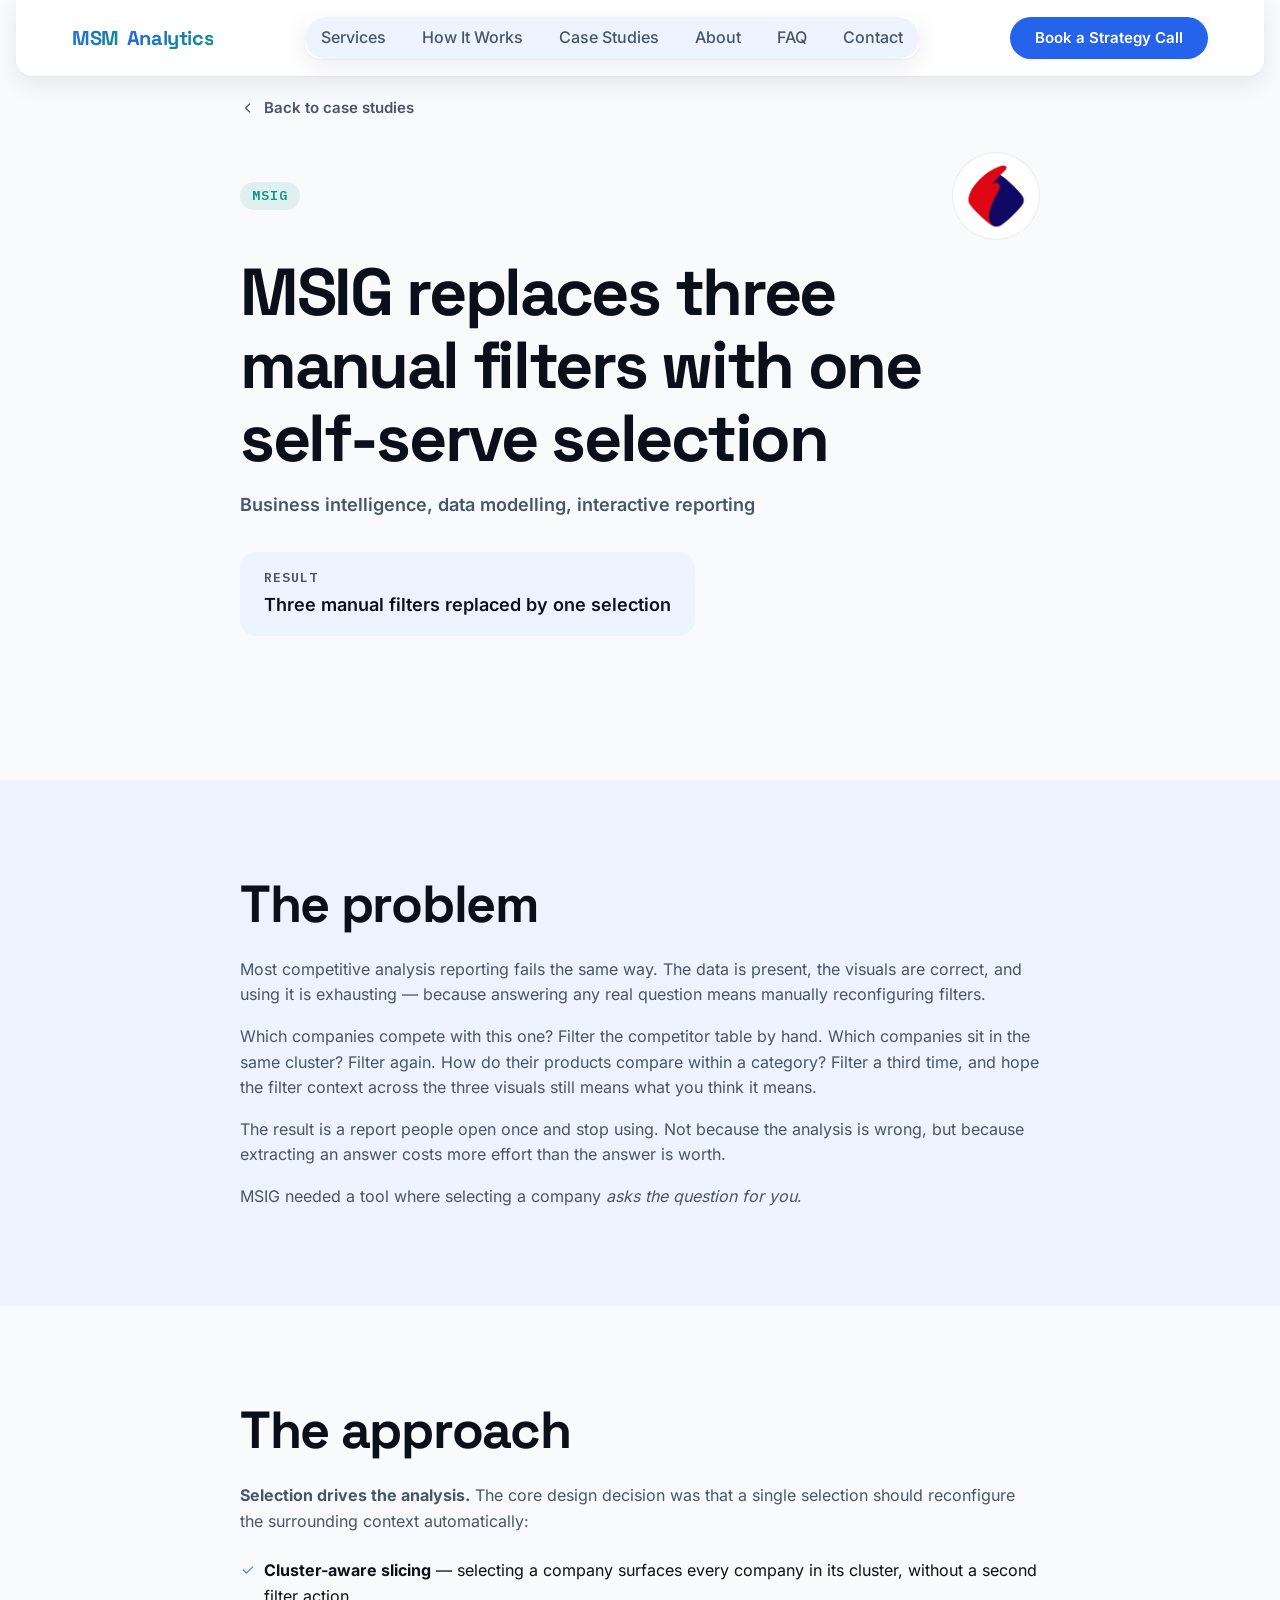
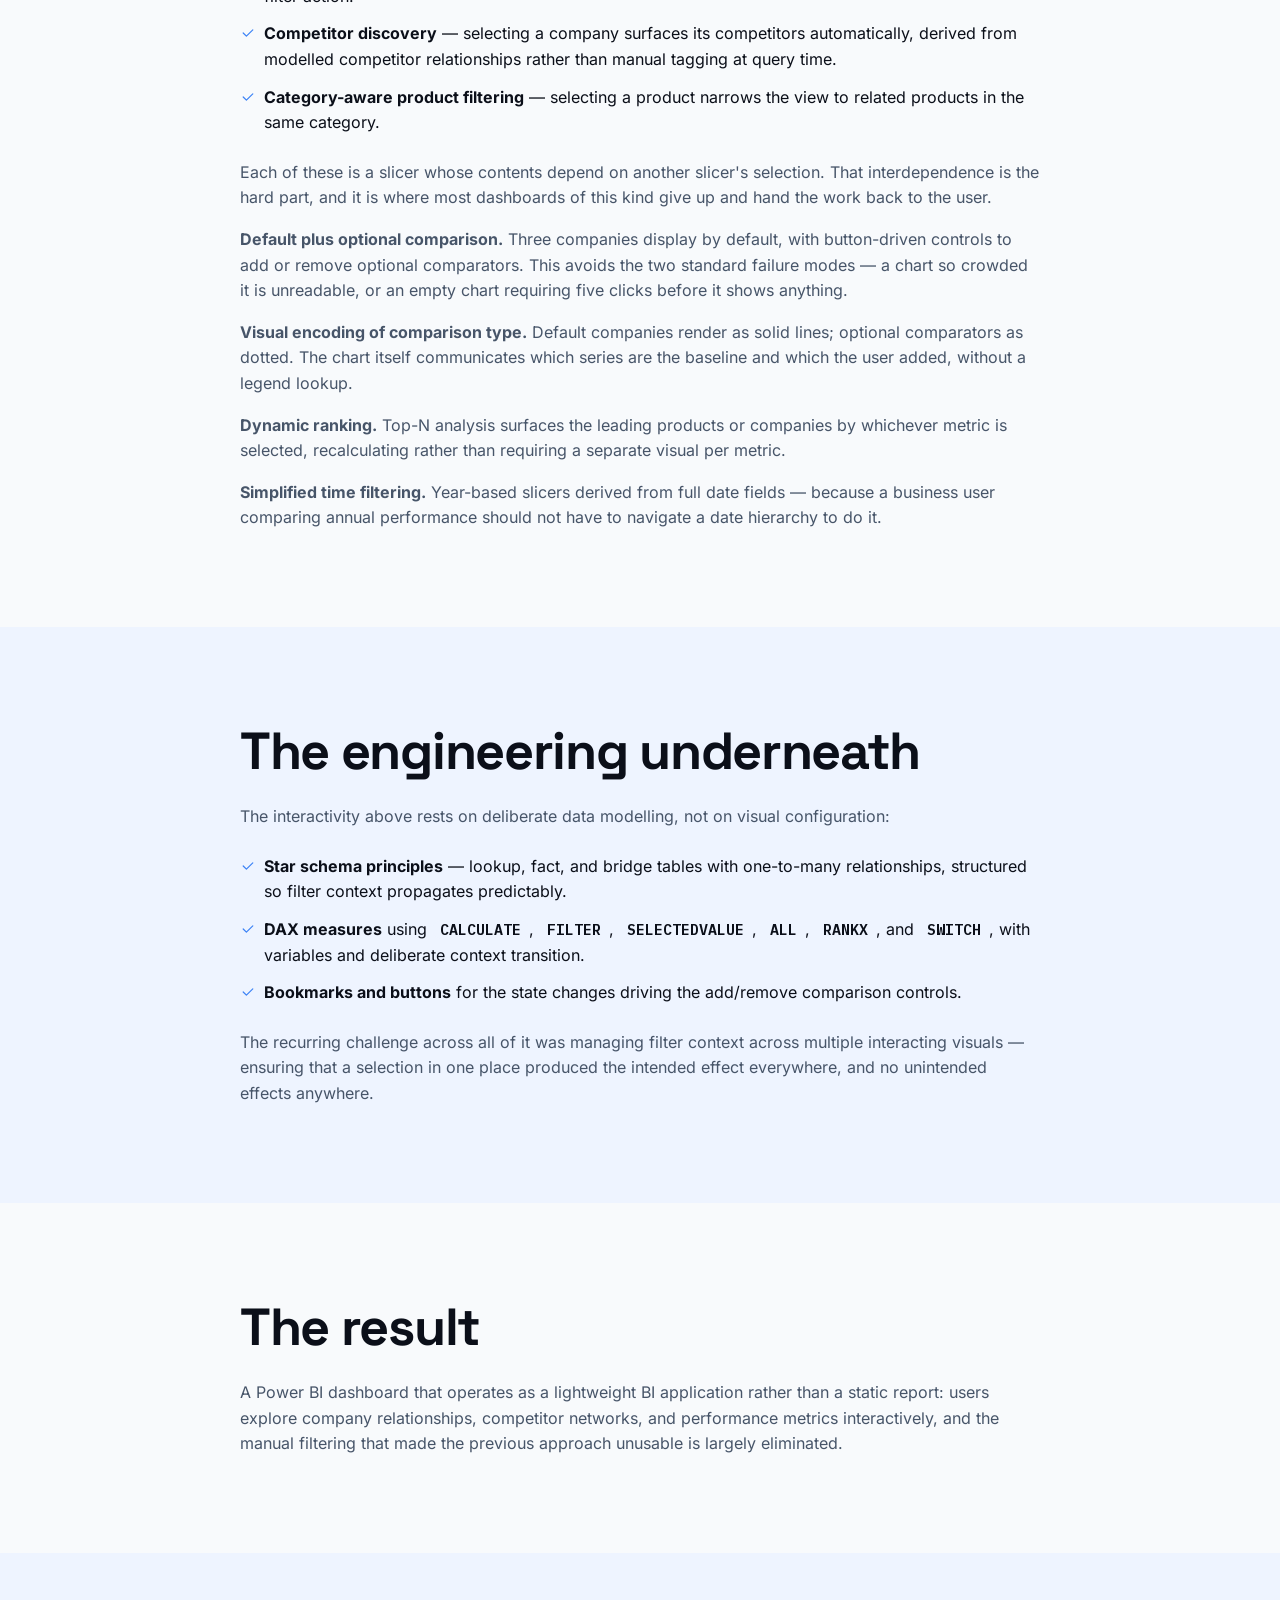
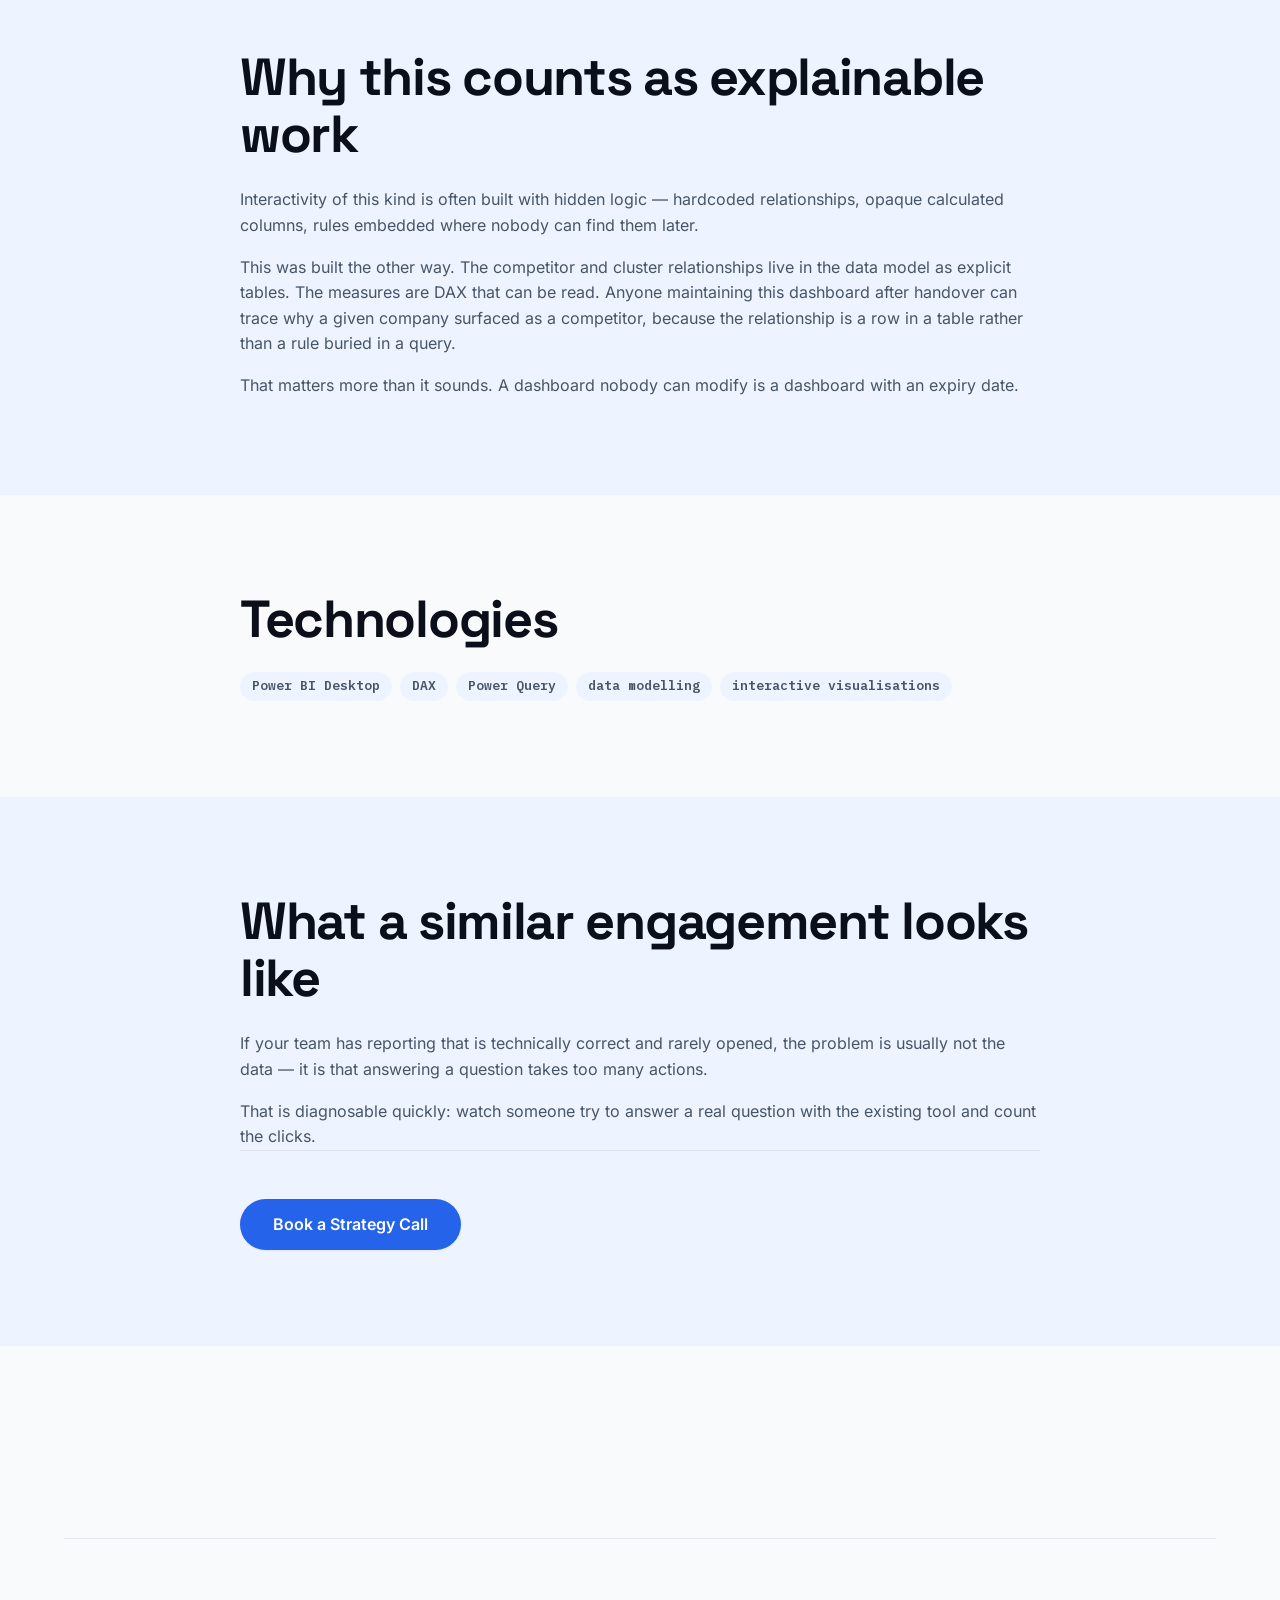
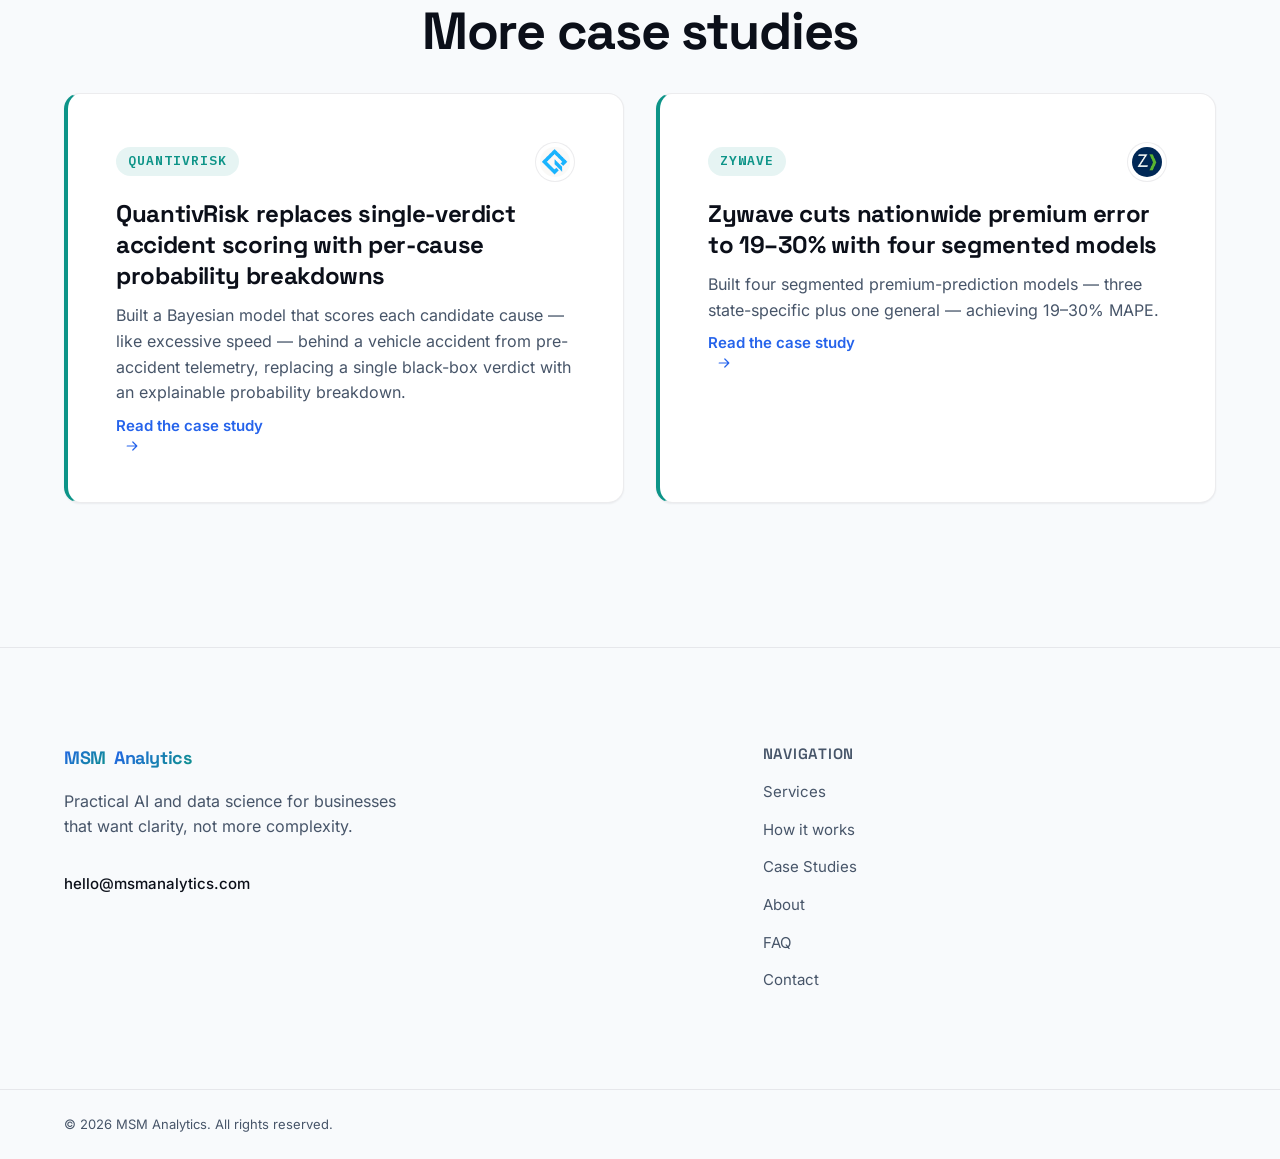
<file: case-studies/msig-competitive-analysis-dashboard.html>
<!DOCTYPE html>
<html lang="en">
<head>
  <meta charset="UTF-8">
  <meta name="viewport" content="width=device-width, initial-scale=1.0">
  <title>MSIG Replaces Three Manual Filters With One Self-Serve Selection — MSM Analytics</title>
  <meta name="description" content="How MSM Analytics built an interactive Power BI dashboard for MSIG that lets a single selection reconfigure competitor, cluster, and product analysis automatically — replacing hours of manual filtering with a self-serve tool.">

  <meta name="robots" content="index, follow">

  <!-- Tells the browser this page implements its OWN dark theme on
       purpose. Without this, some browsers apply their own automatic
       "dark mode" or contrast adjustments to pages that don't declare
       a color-scheme, which can silently recolor text (most visibly on
       headings) and produce exactly the low-contrast, washed-out look
       we don't want — even though our CSS colors are unambiguous. -->
  <meta name="color-scheme" content="light">

  <!-- Simple inline SVG favicon (no external file needed yet, avoids a
       404 in the console). Swap for a real brand favicon later. -->
  <link rel="icon" type="image/svg+xml" href="data:image/svg+xml,<svg xmlns='http://www.w3.org/2000/svg' viewBox='0 0 100 100'><rect width='100' height='100' rx='20' fill='%233B82F6'/><text x='50' y='68' font-size='58' font-family='Arial, sans-serif' font-weight='bold' fill='white' text-anchor='middle'>M</text></svg>">

  <!-- Preloads ONLY the display face used above the fold (this page's
       H1, Space Grotesk) — see index.html and CLAUDE.md for the full
       reasoning; identical logic applies here. -->
  <link rel="preload" href="../assets/fonts/space-grotesk-variable.woff2" as="font" type="font/woff2" crossorigin>

  <link rel="stylesheet" href="../css/reset.css">
  <link rel="stylesheet" href="../css/fonts.css">
  <link rel="stylesheet" href="../css/variables.css">
  <link rel="stylesheet" href="../css/style.css">
  <link rel="stylesheet" href="../css/responsive.css">
</head>
<body>

  <a class="skip-link" href="#main">Skip to main content</a>

  <!-- ======================================================================
       HEADER / NAVBAR — identical to index.html's, hrefs adjusted to
       point back at the homepage's sections. Hand-duplicated per the
       case-studies architecture decision — no templating in this
       project, see the build plan.
       ====================================================================== -->
  <header class="navbar" id="navbar">
    <div class="navbar__scrim" id="navbar-scrim"></div>

    <div class="container navbar__inner">

      <a href="../index.html#hero" class="navbar__logo">
        <span class="brand-mark">MSM</span>
        <span>Analytics</span>
      </a>

      <nav class="navbar__nav" id="navbar-nav" aria-label="Primary">
        <ul class="navbar__links">
          <li><a href="../index.html#services" class="navbar__link">Services</a></li>
          <li><a href="../index.html#how-it-works" class="navbar__link">How It Works</a></li>
          <li><a href="../index.html#work" class="navbar__link">Case Studies</a></li>
          <li><a href="../index.html#about" class="navbar__link">About</a></li>
          <li><a href="../index.html#faq" class="navbar__link">FAQ</a></li>
          <li><a href="../index.html#contact" class="navbar__link">Contact</a></li>
          <li class="navbar__links-cta">
            <a href="../index.html#contact-name" class="btn btn--primary btn--sm navbar__menu-cta">Book a Strategy Call</a>
          </li>
        </ul>
      </nav>

      <div class="navbar__actions">
        <!-- TODO: replace href with real Calendly URL once available (same TODO as index.html) -->
        <a href="../index.html#contact-name" class="btn btn--primary btn--sm navbar__cta">Book a Strategy Call</a>

        <button
          type="button"
          class="navbar__toggle"
          id="navbar-toggle"
          aria-expanded="false"
          aria-controls="navbar-nav"
          aria-label="Toggle navigation menu"
        >
          <span class="navbar__toggle-bar"></span>
          <span class="navbar__toggle-bar"></span>
          <span class="navbar__toggle-bar"></span>
        </button>
      </div>

    </div>
  </header>

  <main id="main">

    <!-- ====================================================================
         PAGE HEADER
         ==================================================================== -->
    <section class="section">
      <div class="container">
        <div class="case-study__header reveal">
          <a href="../index.html#work" class="case-study__back">
            <svg viewBox="0 0 20 20" aria-hidden="true"><path d="M12 5 7 10l5 5" stroke="currentColor" stroke-width="1.5" fill="none" stroke-linecap="round" stroke-linejoin="round"/></svg>
            Back to case studies
          </a>

          <div class="card--work__header">
            <span class="card--work__client">MSIG</span>
            <span class="client-logo-chip client-logo-chip--lg">
              <img src="../assets/logos/msig-mark.png" width="600" height="600" alt="MSIG logo">
            </span>
          </div>

          <h1>MSIG replaces three manual filters with one self-serve selection</h1>
          <p class="case-study__discipline">Business intelligence, data modelling, interactive reporting</p>

          <div class="case-study__result">
            <span class="case-study__result-label">Result</span>
            <p class="case-study__result-value">Three manual filters replaced by one selection</p>
          </div>
        </div>
      </div>
    </section>

    <!-- ====================================================================
         THE PROBLEM
         ==================================================================== -->
    <section class="section section--tint">
      <div class="container">
        <div class="case-study__section reveal">
          <h2>The problem</h2>
          <p>Most competitive analysis reporting fails the same way. The data is present, the visuals are correct, and using it is exhausting — because answering any real question means manually reconfiguring filters.</p>
          <p>Which companies compete with this one? Filter the competitor table by hand. Which companies sit in the same cluster? Filter again. How do their products compare within a category? Filter a third time, and hope the filter context across the three visuals still means what you think it means.</p>
          <p>The result is a report people open once and stop using. Not because the analysis is wrong, but because extracting an answer costs more effort than the answer is worth.</p>
          <p>MSIG needed a tool where selecting a company <em>asks the question for you</em>.</p>
        </div>
      </div>
    </section>

    <!-- ====================================================================
         THE APPROACH
         ==================================================================== -->
    <section class="section">
      <div class="container">
        <div class="case-study__section reveal">
          <h2>The approach</h2>
          <p><strong>Selection drives the analysis.</strong> The core design decision was that a single selection should reconfigure the surrounding context automatically:</p>
          <ul class="case-study__checklist">
            <li>
              <svg viewBox="0 0 20 20" aria-hidden="true"><path d="M4 10l4 4 8-8" stroke="currentColor" stroke-width="1.5" fill="none" stroke-linecap="round" stroke-linejoin="round"/></svg>
              <span><strong>Cluster-aware slicing</strong> — selecting a company surfaces every company in its cluster, without a second filter action.</span>
            </li>
            <li>
              <svg viewBox="0 0 20 20" aria-hidden="true"><path d="M4 10l4 4 8-8" stroke="currentColor" stroke-width="1.5" fill="none" stroke-linecap="round" stroke-linejoin="round"/></svg>
              <span><strong>Competitor discovery</strong> — selecting a company surfaces its competitors automatically, derived from modelled competitor relationships rather than manual tagging at query time.</span>
            </li>
            <li>
              <svg viewBox="0 0 20 20" aria-hidden="true"><path d="M4 10l4 4 8-8" stroke="currentColor" stroke-width="1.5" fill="none" stroke-linecap="round" stroke-linejoin="round"/></svg>
              <span><strong>Category-aware product filtering</strong> — selecting a product narrows the view to related products in the same category.</span>
            </li>
          </ul>
          <p>Each of these is a slicer whose contents depend on another slicer's selection. That interdependence is the hard part, and it is where most dashboards of this kind give up and hand the work back to the user.</p>
          <p><strong>Default plus optional comparison.</strong> Three companies display by default, with button-driven controls to add or remove optional comparators. This avoids the two standard failure modes — a chart so crowded it is unreadable, or an empty chart requiring five clicks before it shows anything.</p>
          <p><strong>Visual encoding of comparison type.</strong> Default companies render as solid lines; optional comparators as dotted. The chart itself communicates which series are the baseline and which the user added, without a legend lookup.</p>
          <p><strong>Dynamic ranking.</strong> Top-N analysis surfaces the leading products or companies by whichever metric is selected, recalculating rather than requiring a separate visual per metric.</p>
          <p><strong>Simplified time filtering.</strong> Year-based slicers derived from full date fields — because a business user comparing annual performance should not have to navigate a date hierarchy to do it.</p>
        </div>
      </div>
    </section>

    <!-- ====================================================================
         THE ENGINEERING UNDERNEATH
         ==================================================================== -->
    <section class="section section--tint">
      <div class="container">
        <div class="case-study__section reveal">
          <h2>The engineering underneath</h2>
          <p>The interactivity above rests on deliberate data modelling, not on visual configuration:</p>
          <ul class="case-study__checklist">
            <li>
              <svg viewBox="0 0 20 20" aria-hidden="true"><path d="M4 10l4 4 8-8" stroke="currentColor" stroke-width="1.5" fill="none" stroke-linecap="round" stroke-linejoin="round"/></svg>
              <span><strong>Star schema principles</strong> — lookup, fact, and bridge tables with one-to-many relationships, structured so filter context propagates predictably.</span>
            </li>
            <li>
              <svg viewBox="0 0 20 20" aria-hidden="true"><path d="M4 10l4 4 8-8" stroke="currentColor" stroke-width="1.5" fill="none" stroke-linecap="round" stroke-linejoin="round"/></svg>
              <span><strong>DAX measures</strong> using <code>CALCULATE</code>, <code>FILTER</code>, <code>SELECTEDVALUE</code>, <code>ALL</code>, <code>RANKX</code>, and <code>SWITCH</code>, with variables and deliberate context transition.</span>
            </li>
            <li>
              <svg viewBox="0 0 20 20" aria-hidden="true"><path d="M4 10l4 4 8-8" stroke="currentColor" stroke-width="1.5" fill="none" stroke-linecap="round" stroke-linejoin="round"/></svg>
              <span><strong>Bookmarks and buttons</strong> for the state changes driving the add/remove comparison controls.</span>
            </li>
          </ul>
          <p>The recurring challenge across all of it was managing filter context across multiple interacting visuals — ensuring that a selection in one place produced the intended effect everywhere, and no unintended effects anywhere.</p>
        </div>
      </div>
    </section>

    <!-- ====================================================================
         THE RESULT
         ==================================================================== -->
    <section class="section">
      <div class="container">
        <div class="case-study__section reveal">
          <h2>The result</h2>
          <p>A Power BI dashboard that operates as a lightweight BI application rather than a static report: users explore company relationships, competitor networks, and performance metrics interactively, and the manual filtering that made the previous approach unusable is largely eliminated.</p>
        </div>
      </div>
    </section>

    <!-- ====================================================================
         WHY THIS COUNTS AS EXPLAINABLE WORK
         ==================================================================== -->
    <section class="section section--tint">
      <div class="container">
        <div class="case-study__section reveal">
          <h2>Why this counts as explainable work</h2>
          <p>Interactivity of this kind is often built with hidden logic — hardcoded relationships, opaque calculated columns, rules embedded where nobody can find them later.</p>
          <p>This was built the other way. The competitor and cluster relationships live in the data model as explicit tables. The measures are DAX that can be read. Anyone maintaining this dashboard after handover can trace why a given company surfaced as a competitor, because the relationship is a row in a table rather than a rule buried in a query.</p>
          <p>That matters more than it sounds. A dashboard nobody can modify is a dashboard with an expiry date.</p>
        </div>
      </div>
    </section>

    <!-- ====================================================================
         TECHNOLOGIES
         ==================================================================== -->
    <section class="section">
      <div class="container">
        <div class="case-study__section reveal">
          <h2>Technologies</h2>
          <ul class="case-study__tech-list">
            <li class="case-study__tech-tag">Power BI Desktop</li>
            <li class="case-study__tech-tag">DAX</li>
            <li class="case-study__tech-tag">Power Query</li>
            <li class="case-study__tech-tag">data modelling</li>
            <li class="case-study__tech-tag">interactive visualisations</li>
          </ul>
        </div>
      </div>
    </section>

    <!-- ====================================================================
         CLOSING CTA — deliberately not the homepage's CTA band (.cta-band):
         that component's own comment marks it as the site's one closing
         bookend ("instead of just trailing off after the contact form").
         Reusing it here would dilute that meaning, same reasoning as
         keeping --color-accent-secondary scoped to case-study identity
         only. Lighter treatment instead: the whitepaper's own closing
         paragraph plus a single button.
         ==================================================================== -->
    <section class="section section--tint">
      <div class="container">
        <div class="case-study__section reveal">
          <h2>What a similar engagement looks like</h2>
          <p>If your team has reporting that is technically correct and rarely opened, the problem is usually not the data — it is that answering a question takes too many actions.</p>
          <p>That is diagnosable quickly: watch someone try to answer a real question with the existing tool and count the clicks.</p>
          <div class="case-study__cta">
            <a href="../index.html#contact-name" class="btn btn--primary">Book a Strategy Call</a>
          </div>
        </div>
      </div>
    </section>

    <!-- ====================================================================
         MORE CASE STUDIES
         ==================================================================== -->
    <section class="section">
      <div class="container">
        <div class="case-study__more">
          <h2 class="reveal">More case studies</h2>
          <div class="grid-2 reveal-group">

            <article class="card card--work reveal">
              <div class="card--work__header">
                <span class="card--work__client">QuantivRisk</span>
                <span class="client-logo-chip">
                  <img src="../assets/logos/quantivrisk.jpg" width="200" height="200" alt="QuantivRisk logo">
                </span>
              </div>
              <h3>QuantivRisk replaces single-verdict accident scoring with per-cause probability breakdowns</h3>
              <p>Built a Bayesian model that scores each candidate cause — like excessive speed — behind a vehicle accident from pre-accident telemetry, replacing a single black-box verdict with an explainable probability breakdown.</p>
              <a href="quantivrisk-accident-causation-analysis.html" class="case-study__link">
                Read the case study
                <svg viewBox="0 0 20 20" aria-hidden="true"><path d="M4 10h12M11 5l5 5-5 5" stroke="currentColor" stroke-width="1.5" fill="none" stroke-linecap="round" stroke-linejoin="round"/></svg>
              </a>
            </article>

            <article class="card card--work reveal">
              <div class="card--work__header">
                <span class="card--work__client">Zywave</span>
                <span class="client-logo-chip">
                  <img src="../assets/logos/zywave.jpg" width="200" height="200" alt="Zywave logo">
                </span>
              </div>
              <h3>Zywave cuts nationwide premium error to 19–30% with four segmented models</h3>
              <p>Built four segmented premium-prediction models — three state-specific plus one general — achieving 19–30% MAPE.</p>
              <a href="zywave-multi-state-premium-prediction.html" class="case-study__link">
                Read the case study
                <svg viewBox="0 0 20 20" aria-hidden="true"><path d="M4 10h12M11 5l5 5-5 5" stroke="currentColor" stroke-width="1.5" fill="none" stroke-linecap="round" stroke-linejoin="round"/></svg>
              </a>
            </article>

          </div>
        </div>
      </div>
    </section>

  </main>

  <!-- ======================================================================
       FOOTER — identical to index.html's, hrefs adjusted to point back
       at the homepage's sections.
       ====================================================================== -->
  <footer class="footer">
    <div class="container footer__inner">

      <div class="footer__brand">
        <a href="../index.html#hero" class="footer__logo">
          <span class="brand-mark">MSM</span>
          <span>Analytics</span>
        </a>
        <p class="footer__tagline">Practical AI and data science for businesses that want clarity, not more complexity.</p>

        <div class="footer__meta">
          <a href="mailto:hello@msmanalytics.com" class="footer__email">hello@msmanalytics.com</a>
        </div>
      </div>

      <nav class="footer__nav" aria-label="Footer">
        <h3 class="footer__nav-heading">Navigation</h3>
        <ul>
          <li><a href="../index.html#services">Services</a></li>
          <li><a href="../index.html#how-it-works">How it works</a></li>
          <li><a href="../index.html#work">Case Studies</a></li>
          <li><a href="../index.html#about">About</a></li>
          <li><a href="../index.html#faq">FAQ</a></li>
          <li><a href="../index.html#contact">Contact</a></li>
        </ul>
      </nav>

    </div>

    <div class="footer__bottom">
      <div class="container">
        <p>&copy; <span id="footer-year"></span> MSM Analytics. All rights reserved.</p>
      </div>
    </div>
  </footer>

  <script src="../js/script.js"></script>
</body>
</html>
</file>
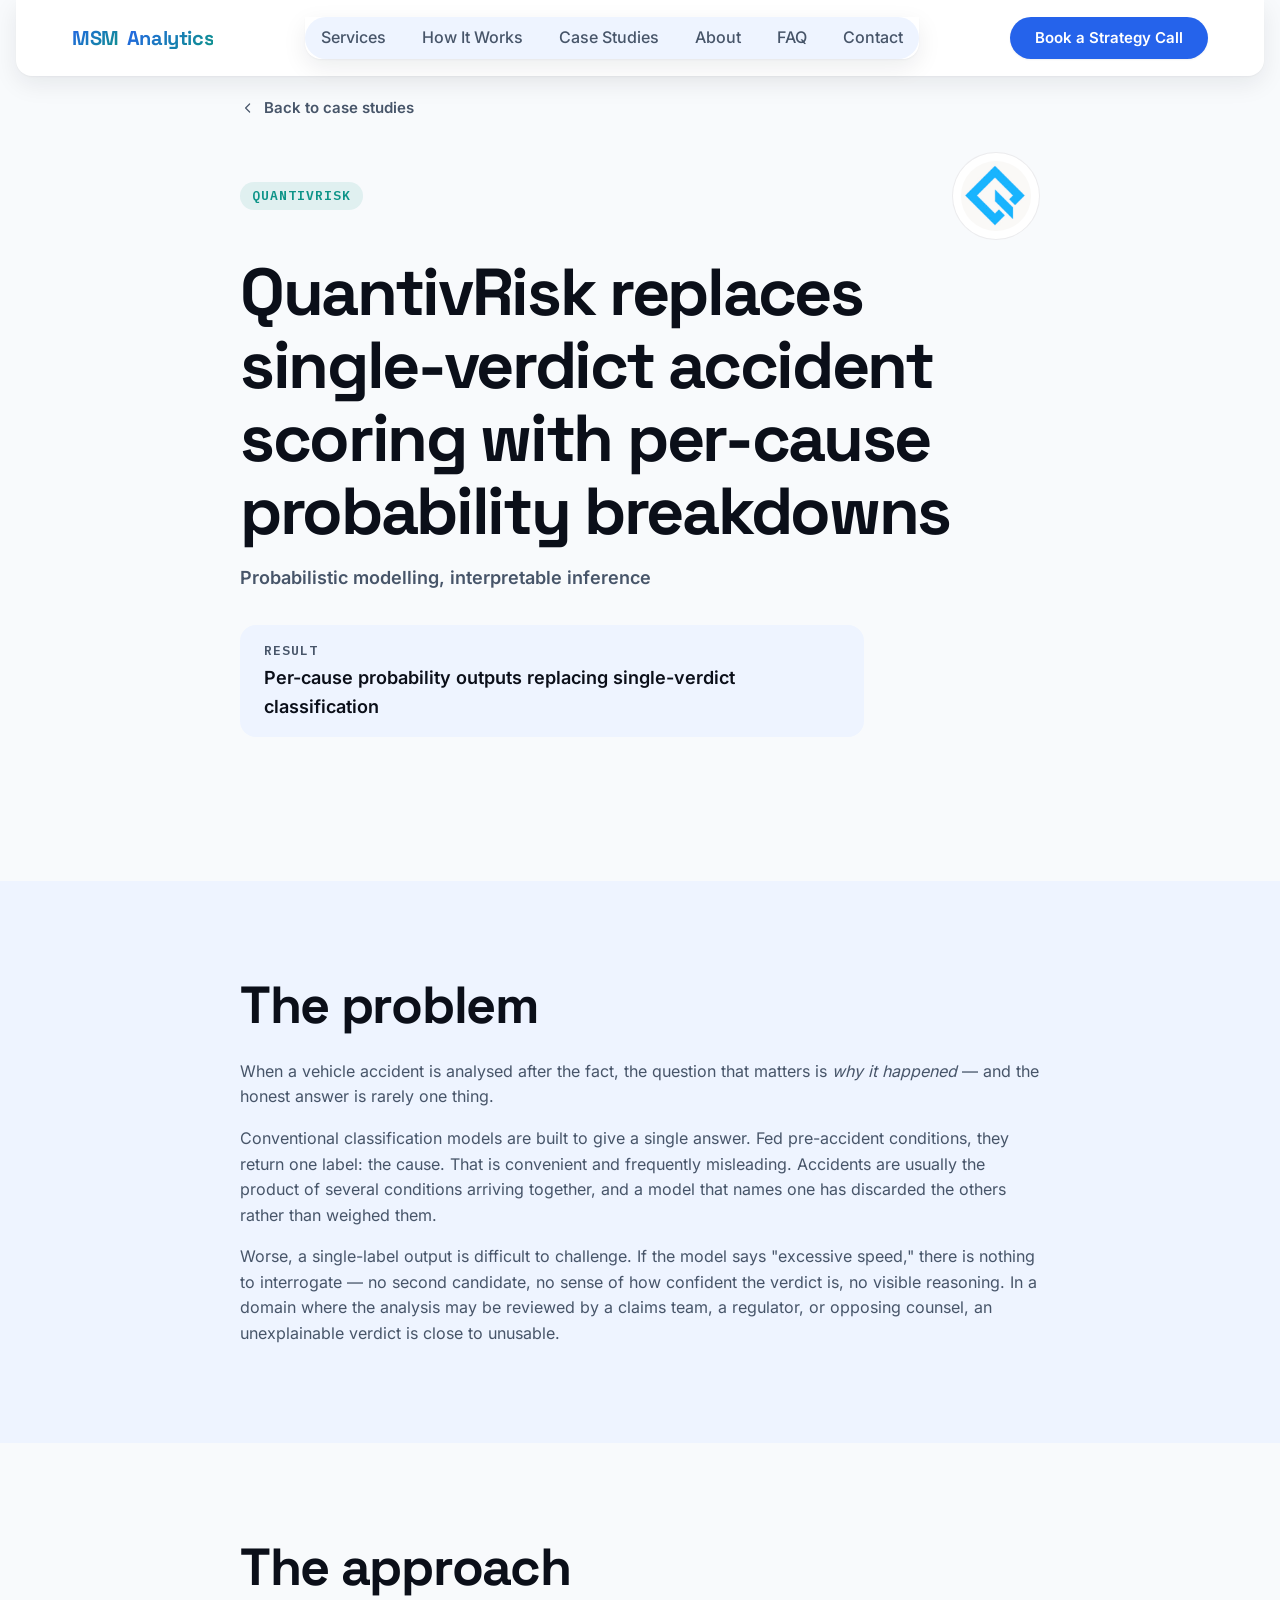
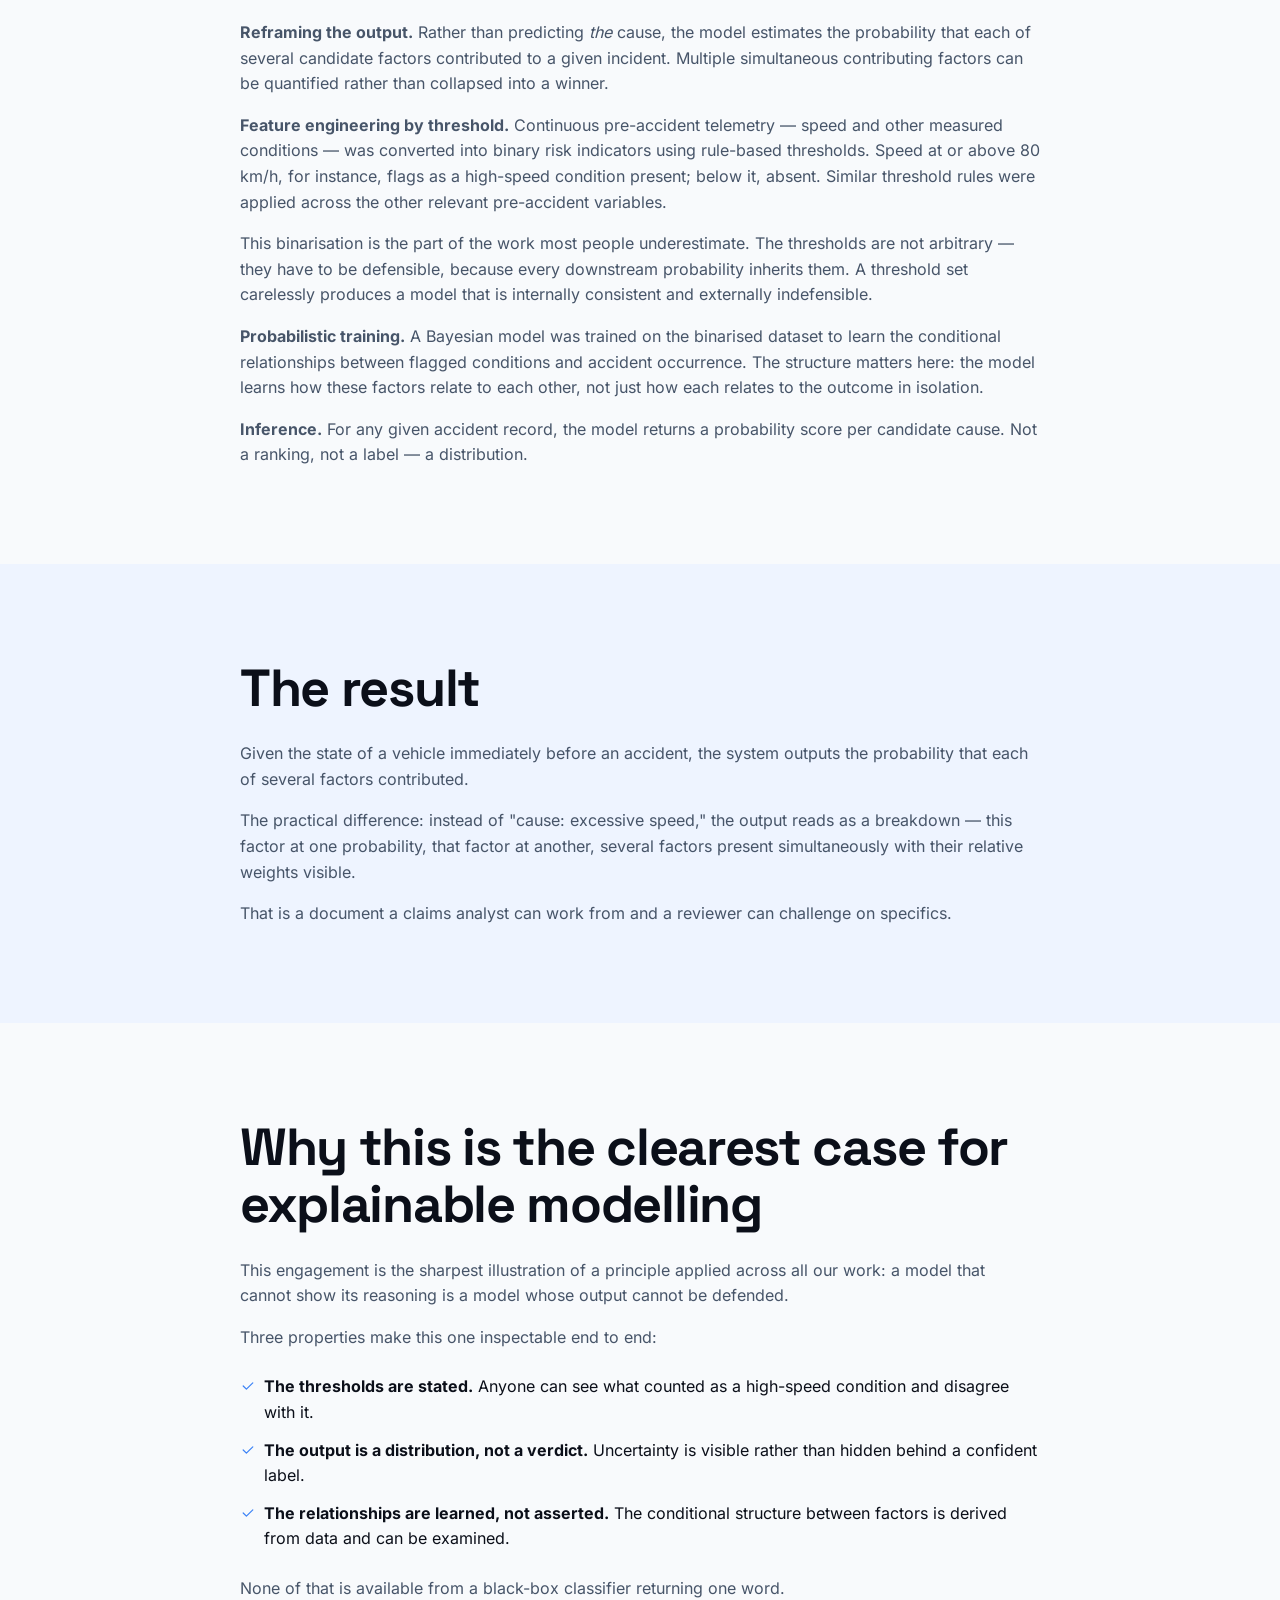
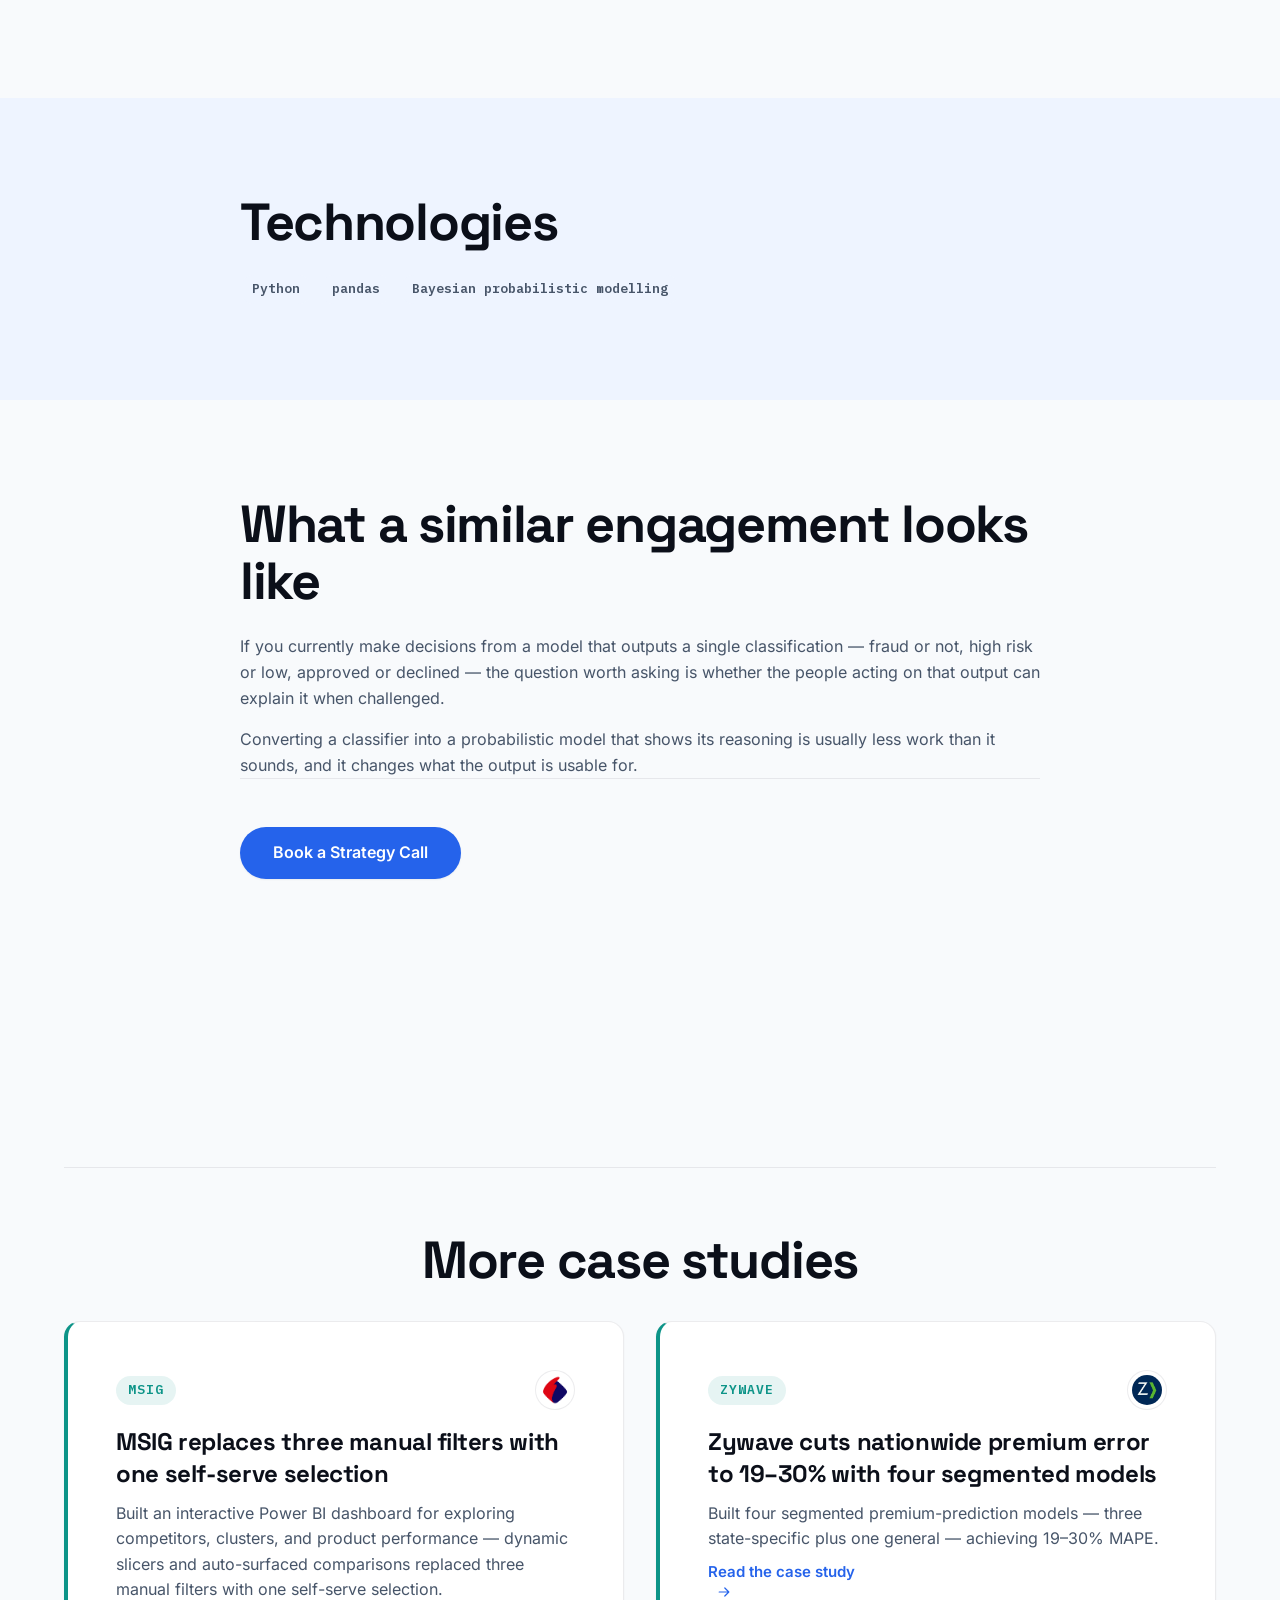
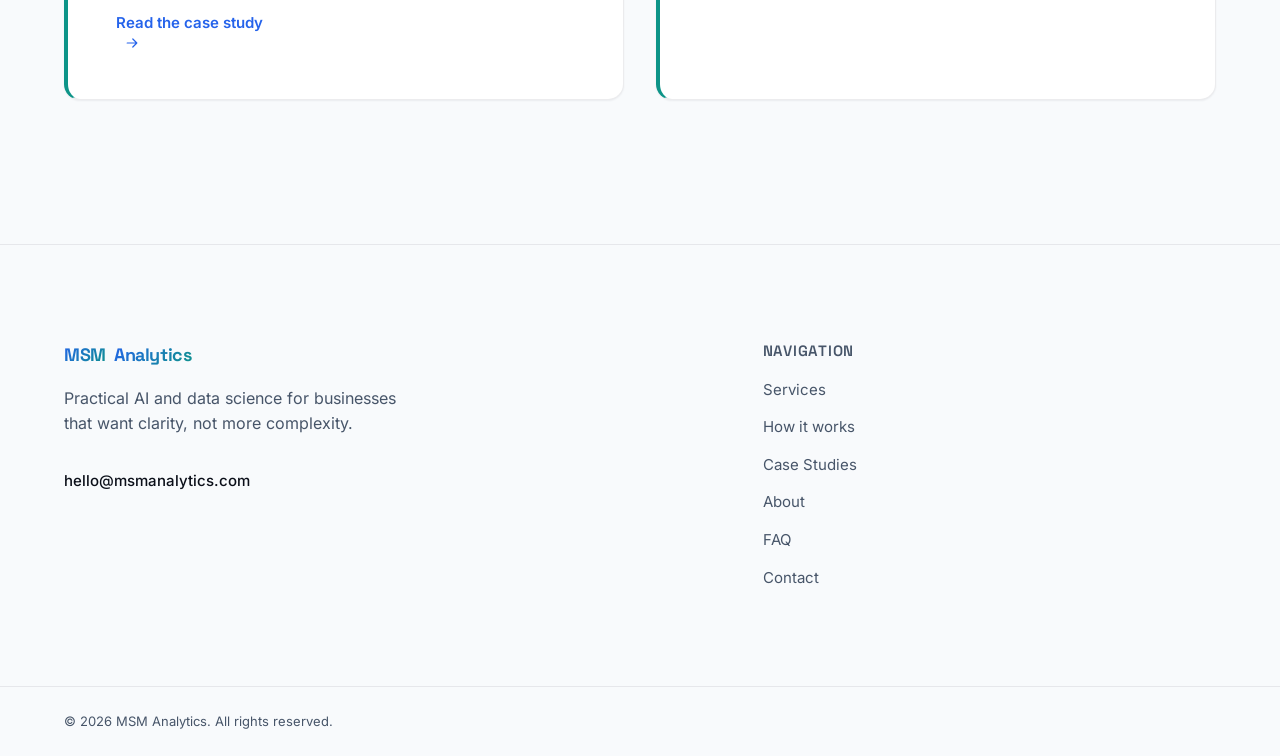
<file: case-studies/quantivrisk-accident-causation-analysis.html>
<!DOCTYPE html>
<html lang="en">
<head>
  <meta charset="UTF-8">
  <meta name="viewport" content="width=device-width, initial-scale=1.0">
  <title>QuantivRisk Replaces Single-Verdict Accident Scoring With Per-Cause Probability Breakdowns — MSM Analytics</title>
  <meta name="description" content="How MSM Analytics built an explainable Bayesian model for QuantivRisk that outputs per-cause probability scores for vehicle accidents, replacing single-verdict classification.">

  <meta name="robots" content="index, follow">

  <!-- Tells the browser this page implements its OWN dark theme on
       purpose. Without this, some browsers apply their own automatic
       "dark mode" or contrast adjustments to pages that don't declare
       a color-scheme, which can silently recolor text (most visibly on
       headings) and produce exactly the low-contrast, washed-out look
       we don't want — even though our CSS colors are unambiguous. -->
  <meta name="color-scheme" content="light">

  <!-- Simple inline SVG favicon (no external file needed yet, avoids a
       404 in the console). Swap for a real brand favicon later. -->
  <link rel="icon" type="image/svg+xml" href="data:image/svg+xml,<svg xmlns='http://www.w3.org/2000/svg' viewBox='0 0 100 100'><rect width='100' height='100' rx='20' fill='%233B82F6'/><text x='50' y='68' font-size='58' font-family='Arial, sans-serif' font-weight='bold' fill='white' text-anchor='middle'>M</text></svg>">

  <!-- Preloads ONLY the display face used above the fold (this page's
       H1, Space Grotesk) — see index.html and CLAUDE.md for the full
       reasoning; identical logic applies here. -->
  <link rel="preload" href="../assets/fonts/space-grotesk-variable.woff2" as="font" type="font/woff2" crossorigin>

  <link rel="stylesheet" href="../css/reset.css">
  <link rel="stylesheet" href="../css/fonts.css">
  <link rel="stylesheet" href="../css/variables.css">
  <link rel="stylesheet" href="../css/style.css">
  <link rel="stylesheet" href="../css/responsive.css">
</head>
<body>

  <a class="skip-link" href="#main">Skip to main content</a>

  <!-- ======================================================================
       HEADER / NAVBAR — identical to index.html's, hrefs adjusted to
       point back at the homepage's sections (see CLAUDE.md: this page
       has no #services/#work/#about/#faq/#contact of its own). Hand-
       duplicated per case-studies architecture decision — no templating
       in this project, see the build plan.
       ====================================================================== -->
  <header class="navbar" id="navbar">
    <div class="navbar__scrim" id="navbar-scrim"></div>

    <div class="container navbar__inner">

      <a href="../index.html#hero" class="navbar__logo">
        <span class="brand-mark">MSM</span>
        <span>Analytics</span>
      </a>

      <nav class="navbar__nav" id="navbar-nav" aria-label="Primary">
        <ul class="navbar__links">
          <li><a href="../index.html#services" class="navbar__link">Services</a></li>
          <li><a href="../index.html#how-it-works" class="navbar__link">How It Works</a></li>
          <li><a href="../index.html#work" class="navbar__link">Case Studies</a></li>
          <li><a href="../index.html#about" class="navbar__link">About</a></li>
          <li><a href="../index.html#faq" class="navbar__link">FAQ</a></li>
          <li><a href="../index.html#contact" class="navbar__link">Contact</a></li>
          <li class="navbar__links-cta">
            <a href="../index.html#contact-name" class="btn btn--primary btn--sm navbar__menu-cta">Book a Strategy Call</a>
          </li>
        </ul>
      </nav>

      <div class="navbar__actions">
        <!-- TODO: replace href with real Calendly URL once available (same TODO as index.html) -->
        <a href="../index.html#contact-name" class="btn btn--primary btn--sm navbar__cta">Book a Strategy Call</a>

        <button
          type="button"
          class="navbar__toggle"
          id="navbar-toggle"
          aria-expanded="false"
          aria-controls="navbar-nav"
          aria-label="Toggle navigation menu"
        >
          <span class="navbar__toggle-bar"></span>
          <span class="navbar__toggle-bar"></span>
          <span class="navbar__toggle-bar"></span>
        </button>
      </div>

    </div>
  </header>

  <main id="main">

    <!-- ====================================================================
         PAGE HEADER
         ==================================================================== -->
    <section class="section">
      <div class="container">
        <div class="case-study__header reveal">
          <a href="../index.html#work" class="case-study__back">
            <svg viewBox="0 0 20 20" aria-hidden="true"><path d="M12 5 7 10l5 5" stroke="currentColor" stroke-width="1.5" fill="none" stroke-linecap="round" stroke-linejoin="round"/></svg>
            Back to case studies
          </a>

          <div class="card--work__header">
            <span class="card--work__client">QuantivRisk</span>
            <span class="client-logo-chip client-logo-chip--lg">
              <img src="../assets/logos/quantivrisk.jpg" width="200" height="200" alt="QuantivRisk logo">
            </span>
          </div>

          <h1>QuantivRisk replaces single-verdict accident scoring with per-cause probability breakdowns</h1>
          <p class="case-study__discipline">Probabilistic modelling, interpretable inference</p>

          <div class="case-study__result">
            <span class="case-study__result-label">Result</span>
            <p class="case-study__result-value">Per-cause probability outputs replacing single-verdict classification</p>
          </div>
        </div>
      </div>
    </section>

    <!-- ====================================================================
         THE PROBLEM
         ==================================================================== -->
    <section class="section section--tint">
      <div class="container">
        <div class="case-study__section reveal">
          <h2>The problem</h2>
          <p>When a vehicle accident is analysed after the fact, the question that matters is <em>why it happened</em> — and the honest answer is rarely one thing.</p>
          <p>Conventional classification models are built to give a single answer. Fed pre-accident conditions, they return one label: the cause. That is convenient and frequently misleading. Accidents are usually the product of several conditions arriving together, and a model that names one has discarded the others rather than weighed them.</p>
          <p>Worse, a single-label output is difficult to challenge. If the model says "excessive speed," there is nothing to interrogate — no second candidate, no sense of how confident the verdict is, no visible reasoning. In a domain where the analysis may be reviewed by a claims team, a regulator, or opposing counsel, an unexplainable verdict is close to unusable.</p>
        </div>
      </div>
    </section>

    <!-- ====================================================================
         THE APPROACH
         ==================================================================== -->
    <section class="section">
      <div class="container">
        <div class="case-study__section reveal">
          <h2>The approach</h2>
          <p><strong>Reframing the output.</strong> Rather than predicting <em>the</em> cause, the model estimates the probability that each of several candidate factors contributed to a given incident. Multiple simultaneous contributing factors can be quantified rather than collapsed into a winner.</p>
          <p><strong>Feature engineering by threshold.</strong> Continuous pre-accident telemetry — speed and other measured conditions — was converted into binary risk indicators using rule-based thresholds. Speed at or above 80 km/h, for instance, flags as a high-speed condition present; below it, absent. Similar threshold rules were applied across the other relevant pre-accident variables.</p>
          <p>This binarisation is the part of the work most people underestimate. The thresholds are not arbitrary — they have to be defensible, because every downstream probability inherits them. A threshold set carelessly produces a model that is internally consistent and externally indefensible.</p>
          <p><strong>Probabilistic training.</strong> A Bayesian model was trained on the binarised dataset to learn the conditional relationships between flagged conditions and accident occurrence. The structure matters here: the model learns how these factors relate to each other, not just how each relates to the outcome in isolation.</p>
          <p><strong>Inference.</strong> For any given accident record, the model returns a probability score per candidate cause. Not a ranking, not a label — a distribution.</p>
        </div>
      </div>
    </section>

    <!-- ====================================================================
         THE RESULT
         ==================================================================== -->
    <section class="section section--tint">
      <div class="container">
        <div class="case-study__section reveal">
          <h2>The result</h2>
          <p>Given the state of a vehicle immediately before an accident, the system outputs the probability that each of several factors contributed.</p>
          <p>The practical difference: instead of "cause: excessive speed," the output reads as a breakdown — this factor at one probability, that factor at another, several factors present simultaneously with their relative weights visible.</p>
          <p>That is a document a claims analyst can work from and a reviewer can challenge on specifics.</p>
        </div>
      </div>
    </section>

    <!-- ====================================================================
         WHY THIS IS EXPLAINABLE
         ==================================================================== -->
    <section class="section">
      <div class="container">
        <div class="case-study__section reveal">
          <h2>Why this is the clearest case for explainable modelling</h2>
          <p>This engagement is the sharpest illustration of a principle applied across all our work: a model that cannot show its reasoning is a model whose output cannot be defended.</p>
          <p>Three properties make this one inspectable end to end:</p>
          <ul class="case-study__checklist">
            <li>
              <svg viewBox="0 0 20 20" aria-hidden="true"><path d="M4 10l4 4 8-8" stroke="currentColor" stroke-width="1.5" fill="none" stroke-linecap="round" stroke-linejoin="round"/></svg>
              <span><strong>The thresholds are stated.</strong> Anyone can see what counted as a high-speed condition and disagree with it.</span>
            </li>
            <li>
              <svg viewBox="0 0 20 20" aria-hidden="true"><path d="M4 10l4 4 8-8" stroke="currentColor" stroke-width="1.5" fill="none" stroke-linecap="round" stroke-linejoin="round"/></svg>
              <span><strong>The output is a distribution, not a verdict.</strong> Uncertainty is visible rather than hidden behind a confident label.</span>
            </li>
            <li>
              <svg viewBox="0 0 20 20" aria-hidden="true"><path d="M4 10l4 4 8-8" stroke="currentColor" stroke-width="1.5" fill="none" stroke-linecap="round" stroke-linejoin="round"/></svg>
              <span><strong>The relationships are learned, not asserted.</strong> The conditional structure between factors is derived from data and can be examined.</span>
            </li>
          </ul>
          <p>None of that is available from a black-box classifier returning one word.</p>
        </div>
      </div>
    </section>

    <!-- ====================================================================
         TECHNOLOGIES
         ==================================================================== -->
    <section class="section section--tint">
      <div class="container">
        <div class="case-study__section reveal">
          <h2>Technologies</h2>
          <ul class="case-study__tech-list">
            <li class="case-study__tech-tag">Python</li>
            <li class="case-study__tech-tag">pandas</li>
            <li class="case-study__tech-tag">Bayesian probabilistic modelling</li>
          </ul>
        </div>
      </div>
    </section>

    <!-- ====================================================================
         CLOSING CTA — deliberately not the homepage's CTA band (.cta-band):
         that component's own comment marks it as the site's one closing
         bookend ("instead of just trailing off after the contact form").
         Reusing it here would dilute that meaning, same reasoning as
         keeping --color-accent-secondary scoped to case-study identity
         only. Lighter treatment instead: the whitepaper's own closing
         paragraph plus a single button.
         ==================================================================== -->
    <section class="section">
      <div class="container">
        <div class="case-study__section reveal">
          <h2>What a similar engagement looks like</h2>
          <p>If you currently make decisions from a model that outputs a single classification — fraud or not, high risk or low, approved or declined — the question worth asking is whether the people acting on that output can explain it when challenged.</p>
          <p>Converting a classifier into a probabilistic model that shows its reasoning is usually less work than it sounds, and it changes what the output is usable for.</p>
          <div class="case-study__cta">
            <a href="../index.html#contact-name" class="btn btn--primary">Book a Strategy Call</a>
          </div>
        </div>
      </div>
    </section>

    <!-- ====================================================================
         MORE CASE STUDIES
         ==================================================================== -->
    <section class="section">
      <div class="container">
        <div class="case-study__more">
          <h2 class="reveal">More case studies</h2>
          <div class="grid-2 reveal-group">

            <article class="card card--work reveal">
              <div class="card--work__header">
                <span class="card--work__client">MSIG</span>
                <span class="client-logo-chip">
                  <img src="../assets/logos/msig-mark.png" width="600" height="600" alt="MSIG logo">
                </span>
              </div>
              <h3>MSIG replaces three manual filters with one self-serve selection</h3>
              <p>Built an interactive Power BI dashboard for exploring competitors, clusters, and product performance — dynamic slicers and auto-surfaced comparisons replaced three manual filters with one self-serve selection.</p>
              <a href="msig-competitive-analysis-dashboard.html" class="case-study__link">
                Read the case study
                <svg viewBox="0 0 20 20" aria-hidden="true"><path d="M4 10h12M11 5l5 5-5 5" stroke="currentColor" stroke-width="1.5" fill="none" stroke-linecap="round" stroke-linejoin="round"/></svg>
              </a>
            </article>

            <article class="card card--work reveal">
              <div class="card--work__header">
                <span class="card--work__client">Zywave</span>
                <span class="client-logo-chip">
                  <img src="../assets/logos/zywave.jpg" width="200" height="200" alt="Zywave logo">
                </span>
              </div>
              <h3>Zywave cuts nationwide premium error to 19–30% with four segmented models</h3>
              <p>Built four segmented premium-prediction models — three state-specific plus one general — achieving 19–30% MAPE.</p>
              <a href="zywave-multi-state-premium-prediction.html" class="case-study__link">
                Read the case study
                <svg viewBox="0 0 20 20" aria-hidden="true"><path d="M4 10h12M11 5l5 5-5 5" stroke="currentColor" stroke-width="1.5" fill="none" stroke-linecap="round" stroke-linejoin="round"/></svg>
              </a>
            </article>

          </div>
        </div>
      </div>
    </section>

  </main>

  <!-- ======================================================================
       FOOTER — identical to index.html's, hrefs adjusted to point back
       at the homepage's sections.
       ====================================================================== -->
  <footer class="footer">
    <div class="container footer__inner">

      <div class="footer__brand">
        <a href="../index.html#hero" class="footer__logo">
          <span class="brand-mark">MSM</span>
          <span>Analytics</span>
        </a>
        <p class="footer__tagline">Practical AI and data science for businesses that want clarity, not more complexity.</p>

        <div class="footer__meta">
          <a href="mailto:hello@msmanalytics.com" class="footer__email">hello@msmanalytics.com</a>
        </div>
      </div>

      <nav class="footer__nav" aria-label="Footer">
        <h3 class="footer__nav-heading">Navigation</h3>
        <ul>
          <li><a href="../index.html#services">Services</a></li>
          <li><a href="../index.html#how-it-works">How it works</a></li>
          <li><a href="../index.html#work">Case Studies</a></li>
          <li><a href="../index.html#about">About</a></li>
          <li><a href="../index.html#faq">FAQ</a></li>
          <li><a href="../index.html#contact">Contact</a></li>
        </ul>
      </nav>

    </div>

    <div class="footer__bottom">
      <div class="container">
        <p>&copy; <span id="footer-year"></span> MSM Analytics. All rights reserved.</p>
      </div>
    </div>
  </footer>

  <script src="../js/script.js"></script>
</body>
</html>
</file>
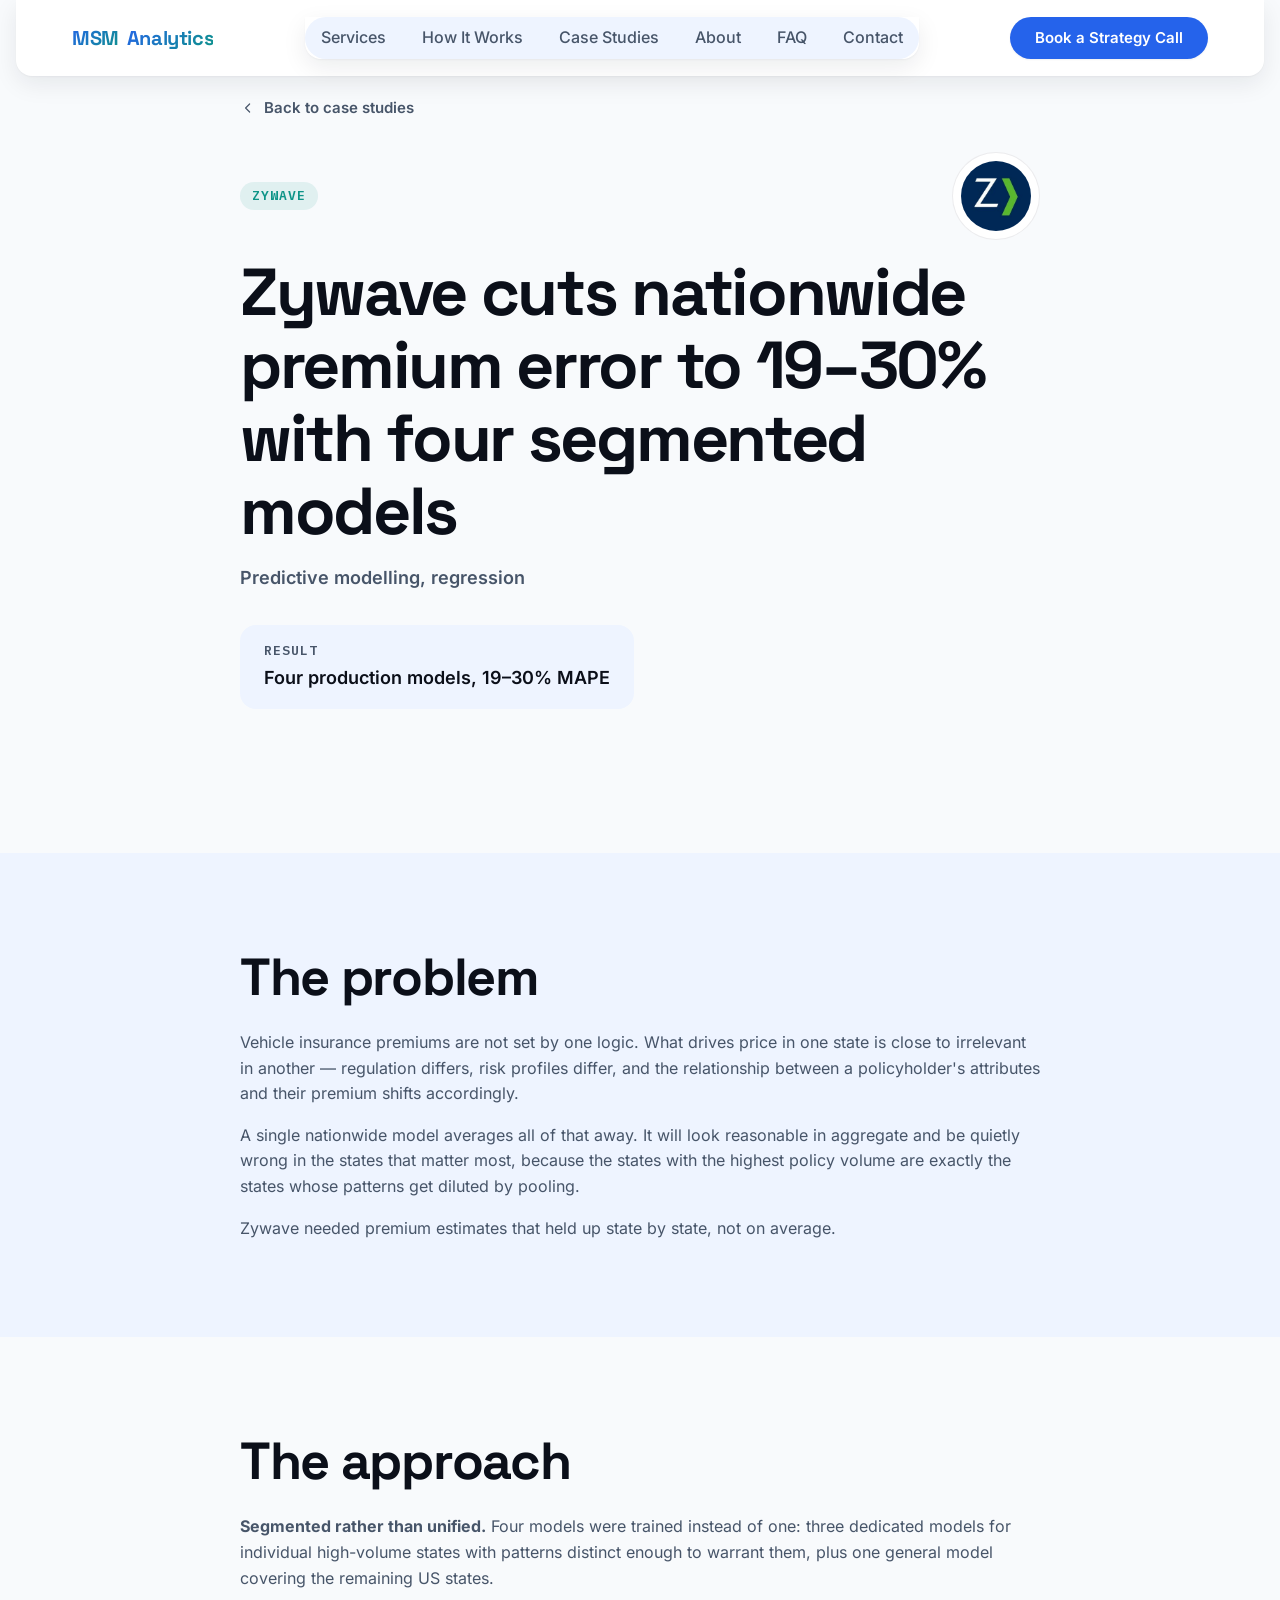
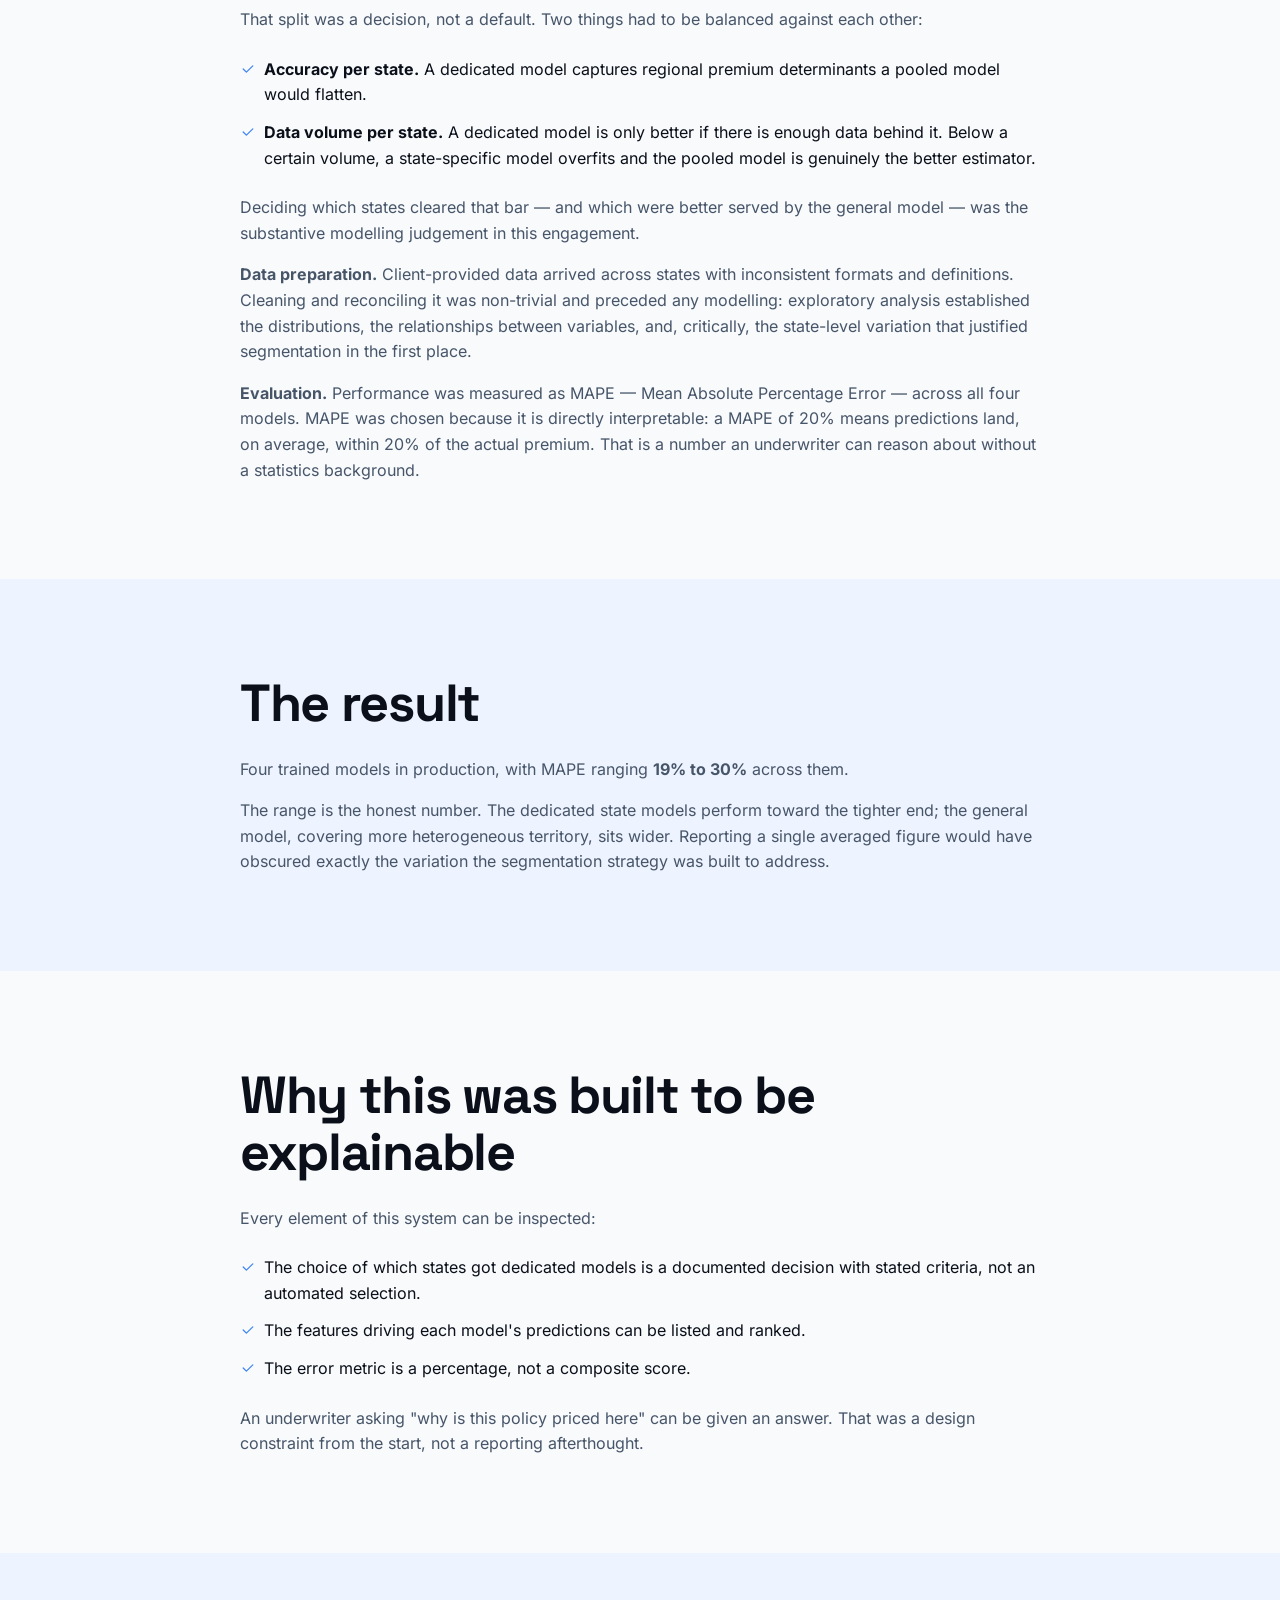
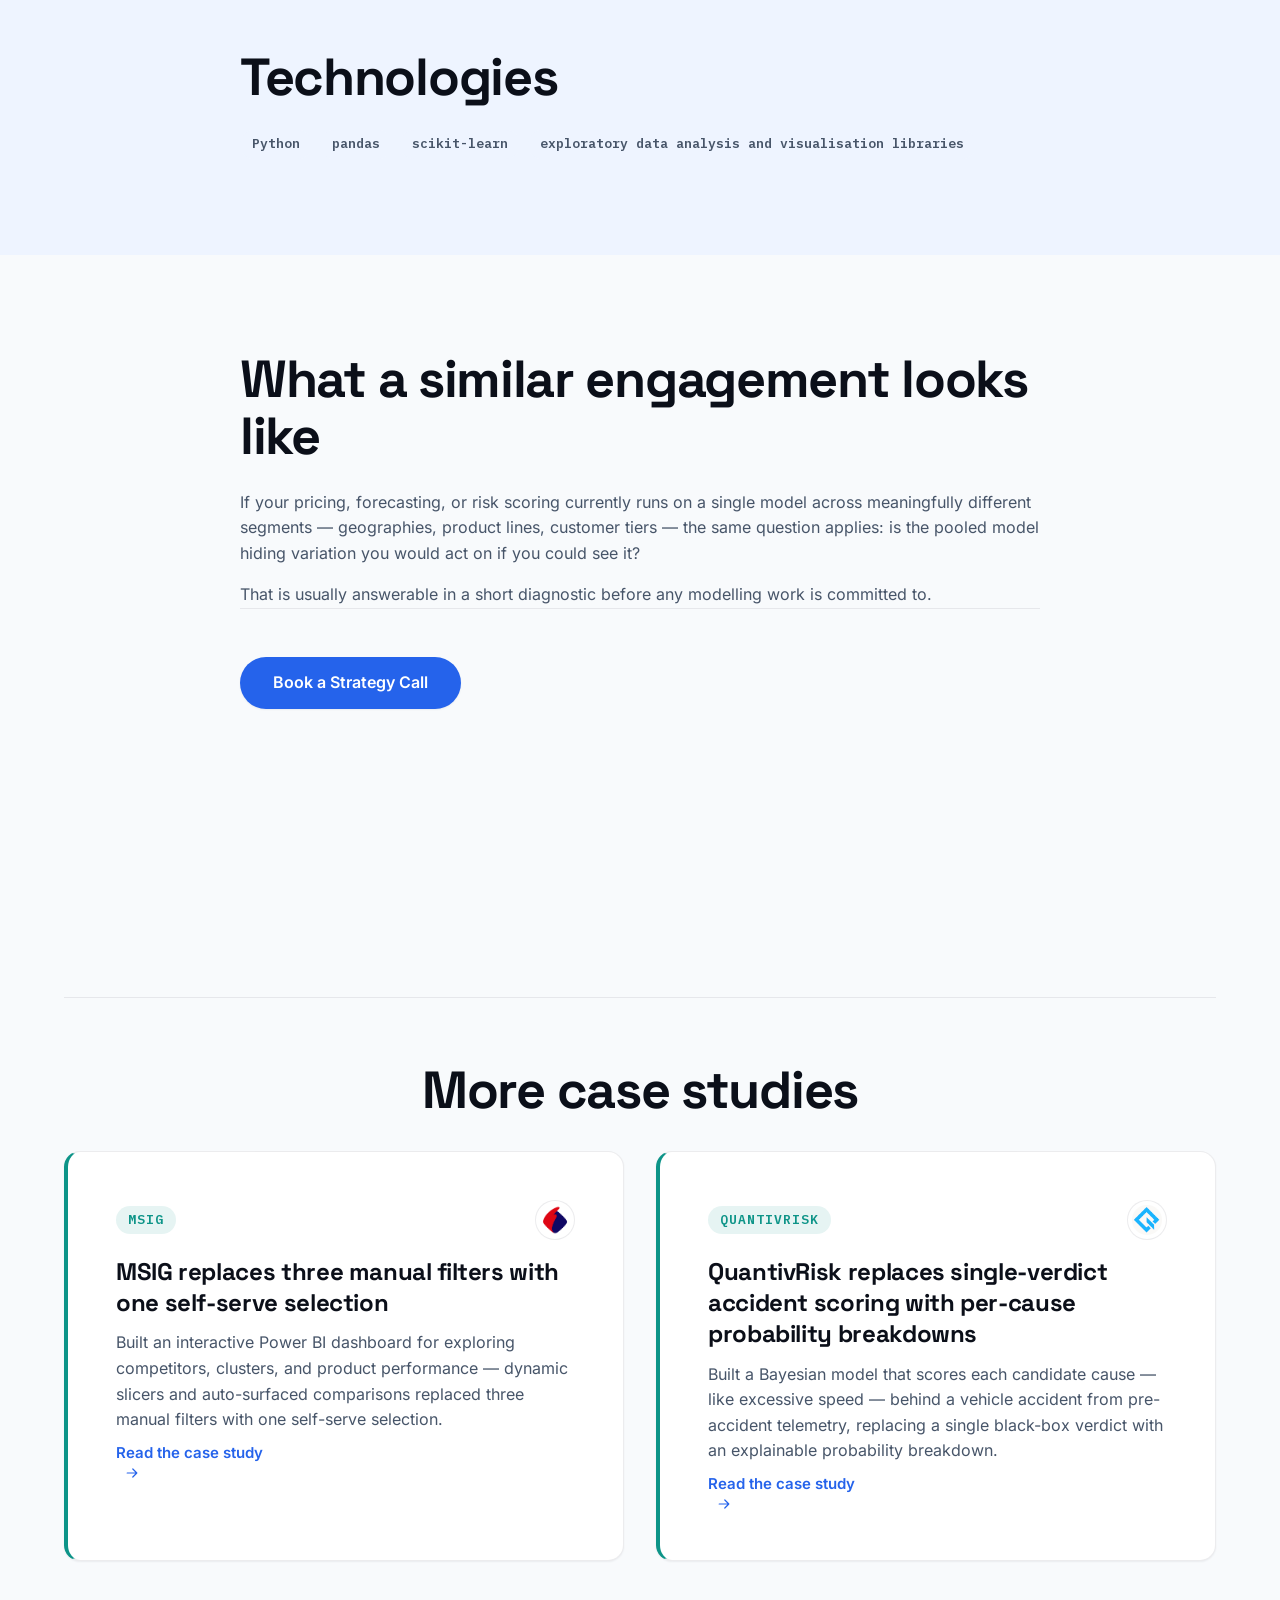
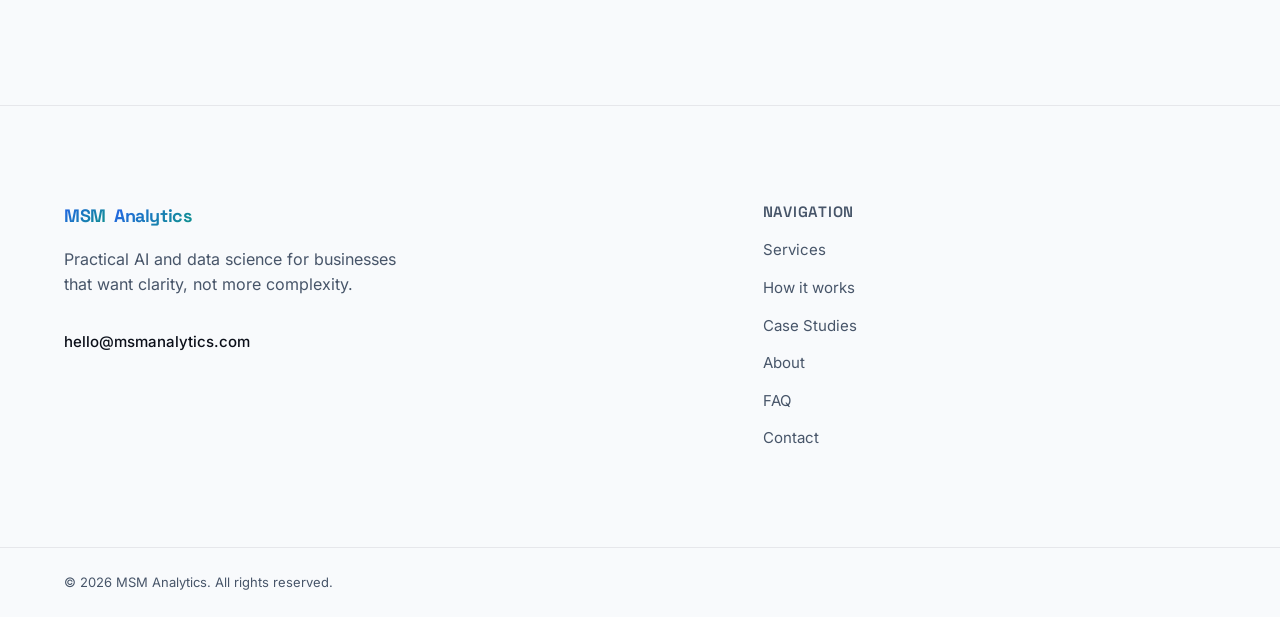
<file: case-studies/zywave-multi-state-premium-prediction.html>
<!DOCTYPE html>
<html lang="en">
<head>
  <meta charset="UTF-8">
  <meta name="viewport" content="width=device-width, initial-scale=1.0">
  <title>Zywave Cuts Nationwide Premium Error to 19–30% With Four Segmented Models — MSM Analytics</title>
  <meta name="description" content="How MSM Analytics built four segmented premium-prediction models for Zywave — three state-specific plus one general — achieving 19–30% MAPE in production.">

  <meta name="robots" content="index, follow">

  <!-- Tells the browser this page implements its OWN dark theme on
       purpose. Without this, some browsers apply their own automatic
       "dark mode" or contrast adjustments to pages that don't declare
       a color-scheme, which can silently recolor text (most visibly on
       headings) and produce exactly the low-contrast, washed-out look
       we don't want — even though our CSS colors are unambiguous. -->
  <meta name="color-scheme" content="light">

  <!-- Simple inline SVG favicon (no external file needed yet, avoids a
       404 in the console). Swap for a real brand favicon later. -->
  <link rel="icon" type="image/svg+xml" href="data:image/svg+xml,<svg xmlns='http://www.w3.org/2000/svg' viewBox='0 0 100 100'><rect width='100' height='100' rx='20' fill='%233B82F6'/><text x='50' y='68' font-size='58' font-family='Arial, sans-serif' font-weight='bold' fill='white' text-anchor='middle'>M</text></svg>">

  <!-- Preloads ONLY the display face used above the fold (this page's
       H1, Space Grotesk) — see index.html and CLAUDE.md for the full
       reasoning; identical logic applies here. -->
  <link rel="preload" href="../assets/fonts/space-grotesk-variable.woff2" as="font" type="font/woff2" crossorigin>

  <link rel="stylesheet" href="../css/reset.css">
  <link rel="stylesheet" href="../css/fonts.css">
  <link rel="stylesheet" href="../css/variables.css">
  <link rel="stylesheet" href="../css/style.css">
  <link rel="stylesheet" href="../css/responsive.css">
</head>
<body>

  <a class="skip-link" href="#main">Skip to main content</a>

  <!-- ======================================================================
       HEADER / NAVBAR — identical to index.html's, hrefs adjusted to
       point back at the homepage's sections. Hand-duplicated per the
       case-studies architecture decision — no templating in this
       project, see the build plan.
       ====================================================================== -->
  <header class="navbar" id="navbar">
    <div class="navbar__scrim" id="navbar-scrim"></div>

    <div class="container navbar__inner">

      <a href="../index.html#hero" class="navbar__logo">
        <span class="brand-mark">MSM</span>
        <span>Analytics</span>
      </a>

      <nav class="navbar__nav" id="navbar-nav" aria-label="Primary">
        <ul class="navbar__links">
          <li><a href="../index.html#services" class="navbar__link">Services</a></li>
          <li><a href="../index.html#how-it-works" class="navbar__link">How It Works</a></li>
          <li><a href="../index.html#work" class="navbar__link">Case Studies</a></li>
          <li><a href="../index.html#about" class="navbar__link">About</a></li>
          <li><a href="../index.html#faq" class="navbar__link">FAQ</a></li>
          <li><a href="../index.html#contact" class="navbar__link">Contact</a></li>
          <li class="navbar__links-cta">
            <a href="../index.html#contact-name" class="btn btn--primary btn--sm navbar__menu-cta">Book a Strategy Call</a>
          </li>
        </ul>
      </nav>

      <div class="navbar__actions">
        <!-- TODO: replace href with real Calendly URL once available (same TODO as index.html) -->
        <a href="../index.html#contact-name" class="btn btn--primary btn--sm navbar__cta">Book a Strategy Call</a>

        <button
          type="button"
          class="navbar__toggle"
          id="navbar-toggle"
          aria-expanded="false"
          aria-controls="navbar-nav"
          aria-label="Toggle navigation menu"
        >
          <span class="navbar__toggle-bar"></span>
          <span class="navbar__toggle-bar"></span>
          <span class="navbar__toggle-bar"></span>
        </button>
      </div>

    </div>
  </header>

  <main id="main">

    <!-- ====================================================================
         PAGE HEADER
         ==================================================================== -->
    <section class="section">
      <div class="container">
        <div class="case-study__header reveal">
          <a href="../index.html#work" class="case-study__back">
            <svg viewBox="0 0 20 20" aria-hidden="true"><path d="M12 5 7 10l5 5" stroke="currentColor" stroke-width="1.5" fill="none" stroke-linecap="round" stroke-linejoin="round"/></svg>
            Back to case studies
          </a>

          <div class="card--work__header">
            <span class="card--work__client">Zywave</span>
            <span class="client-logo-chip client-logo-chip--lg">
              <img src="../assets/logos/zywave.jpg" width="200" height="200" alt="Zywave logo">
            </span>
          </div>

          <h1>Zywave cuts nationwide premium error to 19–30% with four segmented models</h1>
          <p class="case-study__discipline">Predictive modelling, regression</p>

          <div class="case-study__result">
            <span class="case-study__result-label">Result</span>
            <p class="case-study__result-value">Four production models, 19–30% MAPE</p>
          </div>
        </div>
      </div>
    </section>

    <!-- ====================================================================
         THE PROBLEM
         ==================================================================== -->
    <section class="section section--tint">
      <div class="container">
        <div class="case-study__section reveal">
          <h2>The problem</h2>
          <p>Vehicle insurance premiums are not set by one logic. What drives price in one state is close to irrelevant in another — regulation differs, risk profiles differ, and the relationship between a policyholder's attributes and their premium shifts accordingly.</p>
          <p>A single nationwide model averages all of that away. It will look reasonable in aggregate and be quietly wrong in the states that matter most, because the states with the highest policy volume are exactly the states whose patterns get diluted by pooling.</p>
          <p>Zywave needed premium estimates that held up state by state, not on average.</p>
        </div>
      </div>
    </section>

    <!-- ====================================================================
         THE APPROACH
         ==================================================================== -->
    <section class="section">
      <div class="container">
        <div class="case-study__section reveal">
          <h2>The approach</h2>
          <p><strong>Segmented rather than unified.</strong> Four models were trained instead of one: three dedicated models for individual high-volume states with patterns distinct enough to warrant them, plus one general model covering the remaining US states.</p>
          <p>That split was a decision, not a default. Two things had to be balanced against each other:</p>
          <ul class="case-study__checklist">
            <li>
              <svg viewBox="0 0 20 20" aria-hidden="true"><path d="M4 10l4 4 8-8" stroke="currentColor" stroke-width="1.5" fill="none" stroke-linecap="round" stroke-linejoin="round"/></svg>
              <span><strong>Accuracy per state.</strong> A dedicated model captures regional premium determinants a pooled model would flatten.</span>
            </li>
            <li>
              <svg viewBox="0 0 20 20" aria-hidden="true"><path d="M4 10l4 4 8-8" stroke="currentColor" stroke-width="1.5" fill="none" stroke-linecap="round" stroke-linejoin="round"/></svg>
              <span><strong>Data volume per state.</strong> A dedicated model is only better if there is enough data behind it. Below a certain volume, a state-specific model overfits and the pooled model is genuinely the better estimator.</span>
            </li>
          </ul>
          <p>Deciding which states cleared that bar — and which were better served by the general model — was the substantive modelling judgement in this engagement.</p>
          <p><strong>Data preparation.</strong> Client-provided data arrived across states with inconsistent formats and definitions. Cleaning and reconciling it was non-trivial and preceded any modelling: exploratory analysis established the distributions, the relationships between variables, and, critically, the state-level variation that justified segmentation in the first place.</p>
          <p><strong>Evaluation.</strong> Performance was measured as MAPE — Mean Absolute Percentage Error — across all four models. MAPE was chosen because it is directly interpretable: a MAPE of 20% means predictions land, on average, within 20% of the actual premium. That is a number an underwriter can reason about without a statistics background.</p>
        </div>
      </div>
    </section>

    <!-- ====================================================================
         THE RESULT
         ==================================================================== -->
    <section class="section section--tint">
      <div class="container">
        <div class="case-study__section reveal">
          <h2>The result</h2>
          <p>Four trained models in production, with MAPE ranging <strong>19% to 30%</strong> across them.</p>
          <p>The range is the honest number. The dedicated state models perform toward the tighter end; the general model, covering more heterogeneous territory, sits wider. Reporting a single averaged figure would have obscured exactly the variation the segmentation strategy was built to address.</p>
        </div>
      </div>
    </section>

    <!-- ====================================================================
         WHY THIS WAS BUILT TO BE EXPLAINABLE
         ==================================================================== -->
    <section class="section">
      <div class="container">
        <div class="case-study__section reveal">
          <h2>Why this was built to be explainable</h2>
          <p>Every element of this system can be inspected:</p>
          <ul class="case-study__checklist">
            <li>
              <svg viewBox="0 0 20 20" aria-hidden="true"><path d="M4 10l4 4 8-8" stroke="currentColor" stroke-width="1.5" fill="none" stroke-linecap="round" stroke-linejoin="round"/></svg>
              <span>The choice of which states got dedicated models is a documented decision with stated criteria, not an automated selection.</span>
            </li>
            <li>
              <svg viewBox="0 0 20 20" aria-hidden="true"><path d="M4 10l4 4 8-8" stroke="currentColor" stroke-width="1.5" fill="none" stroke-linecap="round" stroke-linejoin="round"/></svg>
              <span>The features driving each model's predictions can be listed and ranked.</span>
            </li>
            <li>
              <svg viewBox="0 0 20 20" aria-hidden="true"><path d="M4 10l4 4 8-8" stroke="currentColor" stroke-width="1.5" fill="none" stroke-linecap="round" stroke-linejoin="round"/></svg>
              <span>The error metric is a percentage, not a composite score.</span>
            </li>
          </ul>
          <p>An underwriter asking "why is this policy priced here" can be given an answer. That was a design constraint from the start, not a reporting afterthought.</p>
        </div>
      </div>
    </section>

    <!-- ====================================================================
         TECHNOLOGIES
         ==================================================================== -->
    <section class="section section--tint">
      <div class="container">
        <div class="case-study__section reveal">
          <h2>Technologies</h2>
          <ul class="case-study__tech-list">
            <li class="case-study__tech-tag">Python</li>
            <li class="case-study__tech-tag">pandas</li>
            <li class="case-study__tech-tag">scikit-learn</li>
            <li class="case-study__tech-tag">exploratory data analysis and visualisation libraries</li>
          </ul>
        </div>
      </div>
    </section>

    <!-- ====================================================================
         CLOSING CTA — deliberately not the homepage's CTA band (.cta-band):
         that component's own comment marks it as the site's one closing
         bookend ("instead of just trailing off after the contact form").
         Reusing it here would dilute that meaning, same reasoning as
         keeping --color-accent-secondary scoped to case-study identity
         only. Lighter treatment instead: the whitepaper's own closing
         paragraph plus a single button.
         ==================================================================== -->
    <section class="section">
      <div class="container">
        <div class="case-study__section reveal">
          <h2>What a similar engagement looks like</h2>
          <p>If your pricing, forecasting, or risk scoring currently runs on a single model across meaningfully different segments — geographies, product lines, customer tiers — the same question applies: is the pooled model hiding variation you would act on if you could see it?</p>
          <p>That is usually answerable in a short diagnostic before any modelling work is committed to.</p>
          <div class="case-study__cta">
            <a href="../index.html#contact-name" class="btn btn--primary">Book a Strategy Call</a>
          </div>
        </div>
      </div>
    </section>

    <!-- ====================================================================
         MORE CASE STUDIES
         ==================================================================== -->
    <section class="section">
      <div class="container">
        <div class="case-study__more">
          <h2 class="reveal">More case studies</h2>
          <div class="grid-2 reveal-group">

            <article class="card card--work reveal">
              <div class="card--work__header">
                <span class="card--work__client">MSIG</span>
                <span class="client-logo-chip">
                  <img src="../assets/logos/msig-mark.png" width="600" height="600" alt="MSIG logo">
                </span>
              </div>
              <h3>MSIG replaces three manual filters with one self-serve selection</h3>
              <p>Built an interactive Power BI dashboard for exploring competitors, clusters, and product performance — dynamic slicers and auto-surfaced comparisons replaced three manual filters with one self-serve selection.</p>
              <a href="msig-competitive-analysis-dashboard.html" class="case-study__link">
                Read the case study
                <svg viewBox="0 0 20 20" aria-hidden="true"><path d="M4 10h12M11 5l5 5-5 5" stroke="currentColor" stroke-width="1.5" fill="none" stroke-linecap="round" stroke-linejoin="round"/></svg>
              </a>
            </article>

            <article class="card card--work reveal">
              <div class="card--work__header">
                <span class="card--work__client">QuantivRisk</span>
                <span class="client-logo-chip">
                  <img src="../assets/logos/quantivrisk.jpg" width="200" height="200" alt="QuantivRisk logo">
                </span>
              </div>
              <h3>QuantivRisk replaces single-verdict accident scoring with per-cause probability breakdowns</h3>
              <p>Built a Bayesian model that scores each candidate cause — like excessive speed — behind a vehicle accident from pre-accident telemetry, replacing a single black-box verdict with an explainable probability breakdown.</p>
              <a href="quantivrisk-accident-causation-analysis.html" class="case-study__link">
                Read the case study
                <svg viewBox="0 0 20 20" aria-hidden="true"><path d="M4 10h12M11 5l5 5-5 5" stroke="currentColor" stroke-width="1.5" fill="none" stroke-linecap="round" stroke-linejoin="round"/></svg>
              </a>
            </article>

          </div>
        </div>
      </div>
    </section>

  </main>

  <!-- ======================================================================
       FOOTER — identical to index.html's, hrefs adjusted to point back
       at the homepage's sections.
       ====================================================================== -->
  <footer class="footer">
    <div class="container footer__inner">

      <div class="footer__brand">
        <a href="../index.html#hero" class="footer__logo">
          <span class="brand-mark">MSM</span>
          <span>Analytics</span>
        </a>
        <p class="footer__tagline">Practical AI and data science for businesses that want clarity, not more complexity.</p>

        <div class="footer__meta">
          <a href="mailto:hello@msmanalytics.com" class="footer__email">hello@msmanalytics.com</a>
        </div>
      </div>

      <nav class="footer__nav" aria-label="Footer">
        <h3 class="footer__nav-heading">Navigation</h3>
        <ul>
          <li><a href="../index.html#services">Services</a></li>
          <li><a href="../index.html#how-it-works">How it works</a></li>
          <li><a href="../index.html#work">Case Studies</a></li>
          <li><a href="../index.html#about">About</a></li>
          <li><a href="../index.html#faq">FAQ</a></li>
          <li><a href="../index.html#contact">Contact</a></li>
        </ul>
      </nav>

    </div>

    <div class="footer__bottom">
      <div class="container">
        <p>&copy; <span id="footer-year"></span> MSM Analytics. All rights reserved.</p>
      </div>
    </div>
  </footer>

  <script src="../js/script.js"></script>
</body>
</html>
</file>
<file: css/fonts.css>
/* ==========================================================================
   FONTS.CSS — Self-hosted fonts
   ==========================================================================
   Space Grotesk (headings) + Inter (body/UI) — both self-hosted as variable
   woff2 files so the whole weight range (400-700 for Inter, 500-700 for
   Space Grotesk) comes from a single file per family, no external request
   at runtime, and no render-blocking third-party font host.

   IBM Plex Mono (data/label accent, --font-family-mono) is static, not
   variable — no variable build is published for it — so it's two
   single-weight files instead of one: only the weights actually used
   anywhere the mono face is applied (600 SemiBold for eyebrows/labels,
   700 Bold for numerals). Each is subsetted to the printable-ASCII +
   en dash + curly-apostrophe range the site's copy actually needs
   (~4.6KB per weight, vs ~140KB unsubsetted) — see CLAUDE.md's audit
   notes for the source and rationale.
   ========================================================================== */

@font-face {
  font-family: 'Inter';
  src: url('../assets/fonts/inter-variable.woff2') format('woff2');
  font-weight: 400 700;
  font-style: normal;
  font-display: swap;
}

@font-face {
  font-family: 'Space Grotesk';
  src: url('../assets/fonts/space-grotesk-variable.woff2') format('woff2');
  font-weight: 500 700;
  font-style: normal;
  font-display: swap;
}

@font-face {
  font-family: 'IBM Plex Mono';
  src: url('../assets/fonts/ibm-plex-mono-semibold.woff2') format('woff2');
  font-weight: 600;
  font-style: normal;
  font-display: swap;
}

@font-face {
  font-family: 'IBM Plex Mono';
  src: url('../assets/fonts/ibm-plex-mono-bold.woff2') format('woff2');
  font-weight: 700;
  font-style: normal;
  font-display: swap;
}
</file>
<file: css/variables.css>
/* ==========================================================================
   VARIABLES.CSS — deprecated, kept as a placeholder only
   ==========================================================================
   Every token that used to live here now lives in styles/tokens.css (the
   canonical source — see the "## Design tokens" section of CLAUDE.md for
   the contract). styles/tokens.css is imported by css/reset.css, which
   loads before this file, so every token is already available by the
   time anything below this line in the cascade needs it.

   This file is kept (rather than removing its <link> from index.html) so
   the stylesheet load order documented there doesn't need to change.
   ========================================================================== */
</file>
<file: css/style.css>
/* ==========================================================================
   STYLE.CSS — Base Styles & Layout Primitives
   ==========================================================================
   Loaded AFTER reset.css and variables.css, so every rule below can use
   var(--token-name) and assume browser defaults are already neutralized.

   This file has two jobs at this stage of the build:
     1. Base element styles  — how body text/headings look by default.
     2. Layout primitives    — reusable classes (.container, .section,
        .grid-2/3/4) that every section we build from here on will use
        instead of writing their own layout CSS from scratch.

   As we build each section in later steps, that section's specific
   styles get appended to this file under a clearly commented heading,
   e.g. a "===== HERO =====" banner comment.
   ========================================================================== */

/* --------------------------------------------------------------------
   BASE ELEMENT STYLES
   -------------------------------------------------------------------- */

body {
  font-family: var(--font-family-base);
  font-size: var(--font-size-base);
  font-weight: var(--font-weight-regular);
  color: var(--color-text);
  background-color: var(--color-ground);
  /* No top padding here on purpose — the navbar is transparent and
     floats OVER the hero (and every other section, as the page
     scrolls), rather than sitting in a permanently reserved gap above
     the content. The one place that DOES need to clear the navbar's
     height — the hero's own heading/text — compensates for it directly
     in .hero's own padding-top instead. */
}

/* Anchor-link scrolling (nav → #section) stops short by this many
   pixels, so the target section's heading never ends up hidden behind
   the fixed navbar. */
html {
  scroll-padding-top: calc(var(--navbar-height) + var(--navbar-offset-top) * 2);
}

h1,
h2,
h3,
h4 {
  font-family: var(--font-family-heading);
  font-weight: var(--font-weight-bold);
  line-height: var(--line-height-tight);
}

h1 {
  font-size: var(--font-size-h1);
  letter-spacing: var(--tracking-h1);
}

h2 {
  font-size: var(--font-size-h2);
  letter-spacing: var(--tracking-h2);
}

h3 {
  font-size: var(--font-size-h3);
  line-height: var(--line-height-snug);
  letter-spacing: var(--tracking-h3);
}

p {
  color: var(--color-text-muted);
  line-height: var(--line-height-base);
}

/* Keyboard-focus visibility. Browsers show a default focus outline, but
   it's frequently ugly/inconsistent — we replace it with one deliberate
   style, and ONLY show it for keyboard focus (:focus-visible), not for
   mouse clicks. This keeps the UI clean for mouse users while remaining
   fully navigable for keyboard users, which is a core accessibility
   requirement, not an optional nicety. */
:focus-visible {
  outline: 2px solid var(--color-accent);
  outline-offset: var(--space-1);
  border-radius: var(--radius-card);
}

/* --------------------------------------------------------------------
   ACCESSIBILITY UTILITIES
   -------------------------------------------------------------------- */

/* Visually hides content while keeping it available to screen readers.
   Used for text that's meaningful to assistive tech but redundant
   on-screen (rare) — kept here as a reusable utility. */
.visually-hidden {
  position: absolute;
  width: 1px;
  height: 1px;
  padding: 0;
  margin: -1px;
  overflow: hidden;
  clip: rect(0, 0, 0, 0);
  white-space: nowrap;
  border: 0;
}

/* Skip link: hidden off-screen until it receives keyboard focus (i.e. a
   keyboard user presses Tab as the very first action on the page), at
   which point it becomes visible and lets them jump straight to <main>,
   bypassing the navbar. Without this, a keyboard/screen-reader user has
   to tab through every nav link on every single page load. */
.skip-link {
  position: absolute;
  top: -100%;
  left: var(--space-4);
  z-index: 1000;
  padding: var(--space-3) var(--space-5);
  background-color: var(--color-accent-hover); /* white text on the base
    accent blue fails AA text contrast (~3.6:1) — accent-hover passes */
  color: var(--color-surface);
  font-weight: var(--font-weight-semibold);
  border-radius: var(--radius-card);
  transition: top var(--transition-fast);
}

.skip-link:focus {
  top: var(--space-4);
}

/* --------------------------------------------------------------------
   LAYOUT PRIMITIVES
   -------------------------------------------------------------------- */

/* .container centers content and caps its width so text/cards don't
   stretch edge-to-edge on large monitors. Every section's inner content
   sits inside one of these. */
.container {
  width: 100%;
  max-width: var(--container-max-width);
  margin-inline: auto;
  padding-inline: var(--container-padding);
}

/* .section adds consistent vertical rhythm between page sections.
   Generous spacing here is what makes a minimal layout read as
   "premium" instead of "empty" — under-spacing is the most common
   beginner mistake in this style of design. */
.section {
  padding-block: var(--section-padding-y);
}

/* Section background variants — used to break the page into alternating
   bands (flat / tinted / inverted) instead of one flat canvas from hero
   to footer. Applied selectively per-section in the HTML, not to every
   section, so each band change still reads as a deliberate beat rather
   than a busy stripe pattern. */
.section--tint {
  background-color: var(--color-ground-tint);
}

.section--inverted {
  background-color: var(--color-ground-inverted);
  color: var(--color-text-inverted);
}

.section--inverted h2,
.section--inverted h3 {
  color: var(--color-text-inverted);
}

.section--inverted p {
  color: var(--color-text-inverted-muted);
}

.section--inverted .section-heading__eyebrow {
  color: var(--color-text-inverted);
  background-color: var(--color-chip-inverted);
}

.section--inverted .card {
  background-color: var(--color-surface-inverted);
  border-color: var(--color-border-inverted);
}

/* A shared heading block used at the top of most sections: an optional
   small "eyebrow" label, a heading, and optional supporting text —
   all center-aligned with a constrained width so paragraph lines don't
   stretch too wide. */
.section-heading {
  max-width: var(--container-max-width-narrow);
  margin-inline: auto;
  margin-bottom: var(--space-8);
  text-align: center;
}

.section-heading__eyebrow {
  display: inline-block;
  margin-bottom: var(--space-3);
  padding: var(--space-1) var(--space-3);
  font-family: var(--font-family-mono);
  font-size: var(--font-size-mono-label);
  font-weight: var(--font-weight-semibold);
  text-transform: uppercase;
  letter-spacing: var(--tracking-eyebrow);
  /* accent-active (not accent-hover) — at this small size, on the badge's
     own accent-soft chip background, composited over a --section--tint
     section's already-blue-tinted background, accent-hover measures
     4.21:1 (worst case, below the 4.5:1 AA text minimum). accent-active
     measures 5.47:1 in that same worst case — verified via computed
     alpha-compositing across every eyebrow instance on the page, not
     just checked against plain white. */
  color: var(--color-accent-active);
  background-color: var(--color-accent-soft);
  border-radius: var(--radius-pill);
}

.section-heading h2 {
  margin-bottom: var(--space-3);
}

.section-heading p {
  font-size: var(--font-size-lg);
}

/* Grid utilities: MOBILE-FIRST, so the default (no media query) is a
   single column — the safest, simplest layout on a small screen.
   responsive.css will widen these to 2 and 3/4 columns at larger
   breakpoints in Step 12. Building it this way (small screen first,
   enhance upward) is the professional-standard approach, versus
   starting from a desktop layout and cramming it into mobile later. */
.grid-2,
.grid-3,
.grid-4 {
  display: grid;
  grid-template-columns: 1fr;
  gap: var(--space-6);
}

/* --------------------------------------------------------------------
   BUTTON COMPONENT
   --------------------------------------------------------------------
   Two variants, reused everywhere a CTA appears (navbar, hero, services,
   process, contact). Building this once as a component — instead of
   styling each button individually per section — is what makes every
   CTA on the site feel consistent, and means a single edit here updates
   every button on the page at once.
   -------------------------------------------------------------------- */
.btn {
  display: inline-flex;
  align-items: center;
  justify-content: center;
  gap: var(--space-2);
  padding: var(--space-3) var(--space-6);
  font-size: var(--font-size-base);
  font-weight: var(--font-weight-semibold);
  /* Full pill, not the small --radius-card this used to be. Cards moved to
     --radius-card and the navbar CTA became a true pill earlier this
     session — --radius-card was left behind as the single most generic,
     least-considered radius on the site, on the component that appears
     most often (every CTA on the page). Matches the pill language the
     rest of the site has already committed to. */
  border-radius: var(--radius-pill);
  border: 1px solid transparent;
  white-space: nowrap;
  transition:
    background-color var(--transition-fast),
    border-color var(--transition-fast),
    color var(--transition-fast),
    box-shadow var(--transition-fast),
    transform var(--transition-fast);
}

.btn--primary {
  /* accent-hover, not accent — white text directly on the base accent
     blue is only ~3.6:1 contrast, which fails WCAG AA for normal-size
     text (4.5:1). accent-hover passes at ~5.2:1. */
  background-color: var(--color-accent-hover);
  color: var(--color-surface);
  box-shadow: var(--shadow-sm);
  position: relative;
  overflow: hidden; /* contains the ::before shine sweep below */
}

/* Diagonal light sweep on hover — a thin, skewed white gradient band
   that travels across the button. A restrained, purely-CSS version of
   the "shine" effect premium SaaS marketing sites use on their primary
   CTA, rather than a static color change alone. */
.btn--primary::before {
  content: "";
  position: absolute;
  top: 0;
  left: -60%;
  width: 40%;
  height: 100%;
  background: linear-gradient(115deg, transparent, var(--color-shine), transparent);
  transform: skewX(-20deg);
  transition: left 650ms var(--ease-out-expo);
}

.btn--primary:hover::before {
  left: 130%;
}

@media (prefers-reduced-motion: reduce) {
  .btn--primary::before {
    display: none;
  }
}

.btn--primary:hover {
  background-color: var(--color-accent-active);
  /* Shadow grows alongside the lift, not just the translateY alone —
     a button rising with no accompanying shadow change reads as
     sliding, not lifting. The shadow growth is what actually sells
     the depth change. */
  box-shadow: var(--shadow-md);
  transform: translateY(-2px);
}

.btn--secondary {
  background-color: transparent;
  color: var(--color-text);
  border-color: var(--color-border-strong);
}

.btn--secondary:hover {
  /* accent-soft (not --color-surface) — the old hover background was
     nearly invisible in the button's most common placement (the hero,
     already near-white), so the only perceptible hover cue was the
     border color. A tinted accent background is visible everywhere
     regardless of the surrounding section, and ties the hover to the
     same accent-soft language used elsewhere (nav links, icon badges). */
  background-color: var(--color-accent-soft);
  border-color: var(--color-accent);
  color: var(--color-accent-hover);
}

.btn--sm {
  padding: var(--space-2) var(--space-5);
  font-size: var(--font-size-sm);
}

/* --------------------------------------------------------------------
   SCROLL REVEAL
   --------------------------------------------------------------------
   Any element with class="reveal" starts hidden/offset, then animates
   in once script.js's IntersectionObserver marks it .is-visible as it
   enters the viewport. Wrapped in a prefers-reduced-motion query so
   users who've asked their OS for less motion get the content
   instantly, with no animation at all — script.js also checks this
   same setting before ever animating, so the two stay in sync.
   -------------------------------------------------------------------- */
@media (prefers-reduced-motion: no-preference) {
  .reveal {
    opacity: 0;
    transform: translateY(var(--space-5));
    transition: opacity var(--transition-slow) var(--ease-out-expo), transform var(--transition-slow) var(--ease-out-expo);
  }

  .reveal.is-visible {
    opacity: 1;
    transform: none;
  }

  /* Staggered entrance for grid children: apply .reveal-group to a grid
     container (e.g. a .grid-4 of cards) and each direct child animates
     in slightly after the previous one, instead of all four appearing
     at once. Pure CSS — script.js's observer logic is unaware this is
     even happening; it just adds .is-visible to each card as normal,
     and the transition-delay below staggers when that becomes visible. */
  .reveal-group > *:nth-child(1) { transition-delay: 0ms; }
  .reveal-group > *:nth-child(2) { transition-delay: 80ms; }
  .reveal-group > *:nth-child(3) { transition-delay: 160ms; }
  .reveal-group > *:nth-child(4) { transition-delay: 240ms; }

  /* Per-word stagger on section-level headings (hero's H1 + every
     section's H2 — script.js wraps each word in a .stagger-word span on
     load and sets its own transition-delay; this block only defines the
     before/after state). Same trigger as .reveal above — no second
     observer — and the same two properties (opacity, transform): CLS is
     a hard budget here, not a style preference, so nothing here ever
     touches layout-affecting properties. */
  .stagger-word {
    display: inline-block;
    opacity: 0;
    transform: translateY(var(--space-2));
    transition: opacity var(--transition-slow) var(--ease-out-expo), transform var(--transition-slow) var(--ease-out-expo);
  }

  .reveal.is-visible .stagger-word {
    opacity: 1;
    transform: none;
  }
}

/* ===== NAVBAR ===== */

.navbar {
  position: fixed;
  /* Flush with the viewport top — not inset like the sides/bottom corners
     (see below). The inset used to run on all four sides, leaving a real
     gap - full viewport width, y:0 to the pill's own top edge - with
     nothing behind it, so scrolling content passed straight through
     instead of disappearing behind the bar (reproduced: a heading's top
     edge visible above the pill mid-scroll, confirmed via
     getBoundingClientRect - not a z-index/stacking bug, the pill's own
     rectangle occludes correctly, the exposure was purely the margin
     outside it). A same-color backdrop element was tried first and
     rejected: it read as a hard-edged white band cutting across the
     hero's video at scroll 0. Going flush at the top removes the gap
     entirely instead of covering it, which also removes that seam - the
     pill's own background now starts exactly at y:0, so there's nothing
     left to backdrop. Confirmed the video peeking through that top gap
     at scroll 0 wasn't a deliberate detail worth preserving: stashing
     this fix and checking scroll=300 showed the hero's own H1 leaking
     through the same gap, so it was always this bug, just coincidentally
     showing plain video texture instead of text at the exact top of the
     page. Left/right/bottom insets are unaffected - much lower risk,
     since .container's own padding + max-width already keeps text well
     clear of the side edges at every width this site supports. */
  top: 0;
  left: var(--navbar-offset-top);
  right: var(--navbar-offset-top);
  z-index: var(--z-navbar);
  height: var(--navbar-height);
  display: flex;
  align-items: center;
  background-color: var(--color-surface);
  /* Square top corners (flush with the viewport edge), rounded bottom
     corners (--radius-card, matching the site's card system) — half a
     pill instead of a full one, now that the top edge isn't floating. */
  border-radius: 0 0 var(--radius-card) var(--radius-card);
  box-shadow: var(--shadow-md);
  transition: box-shadow var(--transition-base);
}

/* Dims the rest of the page while the mobile menu is open. First child
   of .navbar (see index.html) so it inherits the header's z-index:100
   stacking context — no extra z-index math needed to sit above the
   page but below the pill/panel, which paint after it in DOM order. */
.navbar__scrim {
  position: fixed;
  inset: 0;
  background-color: var(--color-scrim);
  opacity: 0;
  visibility: hidden;
  transition: opacity var(--transition-base) ease, visibility 0s linear var(--transition-base);
}

.navbar__scrim.is-open {
  opacity: 1;
  visibility: visible;
  transition: opacity var(--transition-base) ease;
}

/* A slightly deeper shadow once scrolled, or while the mobile menu is
   open — a small "lift" cue. No background change needed here anymore;
   there's no transparency left to transition between. */
.navbar.is-scrolled,
.navbar.is-menu-open {
  box-shadow: var(--shadow-lg);
}

.navbar__inner {
  display: flex;
  align-items: center;
  justify-content: space-between;
  width: 100%;
  /* Wider than the generic .container padding — content needs more
     breathing room from the pill's own heavily-rounded corners than a
     square-cornered bar would need. */
  padding-inline: var(--space-6);
  position: relative; /* anchors the absolutely-positioned mobile dropdown */
}

.navbar__logo {
  display: inline-flex;
  align-items: center;
  gap: var(--space-2);
  font-family: var(--font-family-heading); /* the brand/display font,
    not the body font — a logotype should look distinct from running
    UI text, especially now that it's plain text with no icon tile */
  font-size: var(--font-size-xl); /* bumped up from --font-size-lg (18px) —
                          the wordmark carries the whole brand identity and
                          read as underweight for a 76px-tall bar at 18px.
                          Was a 1.25rem literal; now the same value via the
                          token (--font-size-xl snapped to 1.25rem in this
                          consistency pass, so this is a coincidental exact
                          match, not a special case). */
  font-weight: var(--font-weight-extrabold);
  color: var(--color-text);
  letter-spacing: var(--tracking-logo);
}

/* Gradient text — for "Analytics", "MSM" (.brand-mark, no longer a
   boxed icon — see below), and the footer's mirrored logo. One shared
   rule rather than three near-duplicates, since it's the exact same
   technique everywhere it's used. Solid color declared FIRST as the
   fallback for browsers without background-clip: text support (they
   show solid accent-hover instead of invisible text). */
.brand-mark,
.navbar__logo span,
.footer__logo span {
  color: var(--color-accent-hover);
  background: linear-gradient(135deg, var(--color-accent-hover), var(--color-accent-secondary));
  background-clip: text;
  -webkit-background-clip: text;
  -webkit-text-fill-color: transparent;
}

.navbar__actions {
  display: flex;
  align-items: center;
  gap: var(--space-4);
}

/* Hidden by default (mobile/tablet) — below 768px the hamburger toggle
   is still the primary nav affordance (it doesn't disappear until
   980px), so a second CTA button competing for attention in the same
   bar is confusing, not just tight on space. The identical CTA lives
   inside the mobile dropdown instead (.navbar__menu-cta) below that
   width. Restored at 768px+ in responsive.css. */
.navbar__cta {
  display: none;
  /* Full-pill radius, matching the nav links right next to it — the
     generic .btn component's small radius sitting beside fully-rounded
     pills read as two different corner-radius languages in the same
     small cluster. Scoped here (not on .btn globally) since other
     buttons on the page — hero CTA, form submit — don't need to change. */
  border-radius: var(--radius-pill);
}

/* --- Mobile nav panel (base/mobile styles — overridden at 768px in
       responsive.css to become a static horizontal row) --- */
.navbar__nav {
  position: absolute;
  top: var(--navbar-height);
  /* Offsets are already relative to .navbar__inner's padding edge (its
     nearest positioned ancestor), which is exactly the pill's own
     width — 0/0 makes the panel match the pill's horizontal inset and
     width exactly. (A previous version used a negative
     calc(var(--space-6) * -1) here on the theory that it needed to
     "cancel" .navbar__inner's padding — that's not how absolutely
     positioned offsets work; they don't see the containing block's
     padding as a constraint to begin with, so the negative offset was
     pure overflow: the panel rendered 32px wider on each side than the
     pill above it, bleeding off-screen at 375px.) */
  left: 0;
  right: 0;
  background-color: var(--color-surface);
  border-radius: 0 0 var(--radius-card) var(--radius-card);
  box-shadow: var(--shadow-md);
  /* Height-fit and clearly bounded (not full-viewport): the panel sizes
     to its own content (6 links + the in-panel CTA) via the same
     0fr -> 1fr grid-row trick the FAQ accordion panels use, capped at
     a max-height so it can never exceed the viewport on a very short
     screen — it scrolls internally past that point instead of pushing
     content off-screen. A dedicated scrim (.navbar__scrim, below)
     covers the rest of the page so the boundary between "panel" and
     "everything else" is a deliberate, dimmed edge instead of hero
     content showing through the gap underneath. */
  max-height: calc(100vh - var(--navbar-height) - var(--navbar-offset-top) * 2);
  overflow-x: hidden;
  overflow-y: auto; /* still "non-visible" for the grid auto-minimum-size
    rule the 0fr collapse depends on (same mechanism overflow:hidden
    provided before), but allows scrolling past max-height instead of
    silently clipping content on a very short viewport. */
  display: grid;
  grid-template-rows: 0fr;
  opacity: 0;
  transition: grid-template-rows var(--transition-slow) ease, opacity var(--transition-base) ease;
}

.navbar__nav.is-open {
  grid-template-rows: 1fr;
  opacity: 1;
}

.navbar__links {
  display: flex;
  flex-direction: column;
  gap: var(--space-1);
  padding: var(--space-3) var(--container-padding) var(--space-4);
  /* Grid items get an automatic min-height equal to their content's
     natural size unless overflow is non-visible — without this, the
     parent .navbar__nav's 0fr row can't actually shrink to 0 and the
     collapse animation would stall/jump instead of closing smoothly. */
  overflow: hidden;
}

.navbar__link {
  display: block;
  padding: var(--space-3) var(--space-4);
  font-size: var(--font-size-base);
  font-weight: var(--font-weight-medium);
  color: var(--color-text-muted);
  border-radius: var(--radius-card);
  background-color: transparent;
  white-space: nowrap; /* guards against multi-word links ("How It Works")
    wrapping inside their own pill under a tight squeeze near the 980px
    breakpoint — same guard the shared .btn component already uses */
  transition: color var(--transition-fast), background-color var(--transition-fast);
}

.navbar__link:hover {
  color: var(--color-text);
  background-color: var(--color-border);
}

/* Applied by script.js's scroll-spy to whichever link matches the
   section currently in view. A filled pill/chip — not just a color
   change — so the current section is unmistakable at a glance. Reuses
   the same accent-soft/accent-hover token pair as the eyebrow badges
   elsewhere on the site, so the highlight reads as "this site's blue,"
   not a generic bright nav highlight. */
.navbar__link.is-active {
  color: var(--color-accent-hover);
  font-weight: var(--font-weight-semibold);
  /* A flat background-color (even low-opacity, even blurred) still has
     a hard-edged boundary at the pill's own border-radius — that edge
     is what reads as "a rectangle sitting on top," and the extra blur
     layer made it worse (a small frosted pane inside an already-frosted
     bar reads as a distinct elevated glass chip, not a merged tint).
     A radial glow that fades to fully transparent BEFORE it reaches the
     element's own edge has no boundary at all to read as a shape — it's
     a soft highlight centered on the text, not a box. No shadow, no
     blur: nothing left to signal "elevated." */
  background-color: transparent;
  background-image: radial-gradient(
    ellipse 85% 100% at center,
    var(--color-accent-soft),
    var(--color-accent-transparent) 72%
  );
}

/* The mobile-only in-dropdown CTA (see index.html comment) — deliberately
   NOT a .navbar__link, since it's a button-styled action, not a plain
   wayfinding link, and shouldn't pick up the scroll-spy's Map (script.js
   only queries .navbar__link elements for that). Now that plain links no
   longer have divider lines between them, this keeps ONE divider — right
   above the action row — to separate "navigate" from "act". */
.navbar__links-cta {
  margin-top: var(--space-2);
  padding: var(--space-3) var(--container-padding) var(--space-4);
  border-top: 1px solid var(--color-border);
}

.navbar__menu-cta {
  width: 100%;
  border-radius: var(--radius-pill); /* same pill-matching reasoning as .navbar__cta */
}

.navbar__toggle {
  display: flex;
  flex-direction: column;
  justify-content: center;
  align-items: center;
  /* gap left as a literal, not snapped to --space-1 (4px) — it's paired
     with the bar height (2px) and the ±7px translateY in the X-animation
     below; changing it without recomputing all three would visibly break
     the open/close animation for a token-purity gain not worth that risk. */
  gap: 5px;
  width: var(--space-8); /* tap-target box — independent of the bar
    geometry above, safe to grow from the previous 40px */
  height: var(--space-8);
  flex-shrink: 0;
  border-radius: var(--radius-pill);
  background-color: transparent;
  transition: background-color var(--transition-fast);
}

/* Every other interactive element in the bar (nav links) already has a
   background-fill hover response — the toggle previously had none at
   all until it was already open, which felt inconsistent. Same neutral
   fill as .navbar__link:hover, not the accent tint, since this isn't a
   "current section" indicator, just a hover affordance. */
.navbar__toggle:hover,
.navbar__toggle:focus-visible {
  background-color: var(--color-border);
}

.navbar__toggle-bar {
  width: 22px;
  height: 2px;
  background-color: var(--color-text);
  transition: transform var(--transition-base), opacity var(--transition-base);
}

/* Morphs the three bars into an "X" when script.js adds .is-active. */
.navbar__toggle.is-active .navbar__toggle-bar:nth-child(1) {
  transform: translateY(7px) rotate(45deg);
}

.navbar__toggle.is-active .navbar__toggle-bar:nth-child(2) {
  opacity: 0;
}

.navbar__toggle.is-active .navbar__toggle-bar:nth-child(3) {
  transform: translateY(-7px) rotate(-45deg);
}

/* Locks background scrolling while the mobile menu is open — toggled
   on <body> by script.js. */
body.no-scroll {
  overflow: hidden;
}

/* ===== HERO ===== */

.hero {
  /* Top padding clears the fixed navbar — its own top inset
     (--navbar-offset-top) plus its height — then adds exactly --space-8
     (48px) of breathing room below it, a deliberately-tuned, verified
     nav-to-eyebrow gap (not --section-padding-y — the hero is the one
     section where "top padding" also has to do the nav-clearance job,
     so it doesn't use the flat per-section token like every other
     section's top padding does). Bottom padding IS --section-padding-y,
     same as every other section, at every breakpoint — no more
     breakpoint-dependent flip between two different bottom values. */
  padding-block: calc(var(--navbar-height) + var(--navbar-offset-top) + var(--space-8)) var(--section-padding-y);
  overflow: hidden; /* keeps the video's object-fit:cover overflow and
    the cursor-glow from ever bleeding past the section's own edges */
  position: relative;
  /* Video is decorative background media, so the hero itself needs a
     minimum height independent of the (now much shorter) text column —
     otherwise the section could collapse to just the copy's height on
     short-content viewports and barely show any video at all. */
  min-height: var(--hero-min-height);
}

/* ===== BACKGROUND VIDEO =====
   Source: "Flowing Blue Lights in Motion" — Mixkit (assets.mixkit.co),
   downloaded (not hotlinked) under the Mixkit Stock Video Free License
   (free for commercial/personal use; attribution not required but
   appreciated — https://mixkit.co/license/#videoFree). Full credit and
   the original page URL are also recorded in README.md.
   See index.html for how sources are attached conditionally via JS
   (prefers-reduced-motion / Save-Data / slow connection all skip
   loading the video entirely and leave the poster frame in place). */
.hero__video {
  position: absolute;
  inset: 0;
  width: 100%;
  height: 100%;
  z-index: 0;
  object-fit: cover;
  object-position: center;
}

/* Dark scrim between the video and the text layer — heavier on the left
   where the copy sits, easing off toward the right so the video still
   reads as a video rather than just a dark panel. Alpha values here are
   deliberately verified against the actual compressed footage, not
   eyeballed: this clip is a soft glowing-light loop whose brightest
   moments spike to near-white (~rgb 255) well inside the text column,
   not just a uniformly dark background — a lighter scrim tuned only for
   the average brightness would fail at those peaks. Sampling 38 frames
   across the full loop at a grid of points inside the text column, 0.92
   alpha (the lowest value inside that column — 55-100% is outside it)
   still blends the brightest sampled pixel to a contrast ratio of
   13.6:1 for --color-text-inverted and 5.7:1 for
   --color-text-inverted-muted — comfortably past the 3:1 (H1) / 4.5:1
   (body) minimums. Uses --color-ground-inverted as the tint so it's the
   same "ink" as the rest of the site's dark surfaces. */
.hero__scrim {
  position: absolute;
  inset: 0;
  z-index: 1;
  background: linear-gradient(
    to right,
    var(--color-hero-scrim-1) 0%,
    var(--color-hero-scrim-2) 55%,
    var(--color-hero-scrim-3) 75%,
    var(--color-hero-scrim-4) 100%
  );
}

/* Ambient cursor-follow glow — sits above the scrim so it still reads
   against the dark overlay instead of getting lost in the video. */
.hero::before {
  content: "";
  position: absolute;
  inset: 0;
  z-index: 2;
  background: radial-gradient(
    var(--hero-spotlight-radius) circle at var(--spot-x, 20%) var(--spot-y, 30%),
    var(--color-accent-soft),
    transparent 65%
  );
  pointer-events: none;
}

@media (prefers-reduced-motion: reduce) {
  .hero::before {
    display: none;
  }
}

.hero__inner {
  position: relative;
  z-index: 3;
}

.hero__content {
  /* Left-aligned at a constrained width (not full-bleed, not centered)
     rather than stretching across the now-empty second column — long
     enough for the subtitle's own 52ch cap to matter, short enough that
     the video still has real room to breathe on the right. */
  max-width: var(--container-max-width-narrow);
}

.hero__content .section-heading__eyebrow {
  /* The base eyebrow badge (accent-on-soft-tint) assumes a light page
     background; over the video it needs the inverted treatment like
     the rest of the hero copy. */
  color: var(--color-text-inverted);
  background-color: var(--color-chip-inverted);
}

.hero__title {
  margin-bottom: var(--space-5);
  max-width: 18ch; /* keeps the large headline from stretching into one
                       long line on wide screens — wraps to 2-3 lines
                       instead, which is easier to scan. */
  color: var(--color-text-inverted);
}

.hero__subtitle {
  max-width: 52ch;
  margin-bottom: var(--space-6);
  font-size: var(--font-size-lg);
  color: var(--color-text-inverted-muted);
}

.hero__actions {
  display: flex;
  flex-wrap: wrap;
  gap: var(--space-4);
}

/* Secondary CTA also assumed a light background (dark text, subtle
   border) — inverted to a ghost button that reads clearly over video:
   transparent fill, an inverted (translucent white) border, and full
   inverted-white text instead of the light theme's --color-text. */
.hero .btn--secondary {
  color: var(--color-text-inverted);
  border-color: var(--color-border-inverted);
}

.hero .btn--secondary:hover {
  background-color: var(--color-chip-inverted);
  border-color: var(--color-border-inverted-strong);
  color: var(--color-text-inverted);
}

/* One number from About's stat band, duplicated for visitors who never
   scroll that far — see .about__stats. Deliberately plain inline text,
   not a chip: a badge reads as decoration, and the whole point is that
   this number arrives with where-it-came-from attached, like a
   citation would, not styled as another piece of hero chrome. */
.hero__proof {
  display: inline-flex;
  flex-wrap: wrap;
  align-items: baseline;
  gap: var(--space-2);
  margin-top: var(--space-6);
  font-size: var(--font-size-sm);
  color: var(--color-text-inverted-muted);
}

.hero__proof-value {
  font-family: var(--font-family-mono);
  font-weight: var(--font-weight-bold);
  /* --color-accent, not --color-accent-hover — the hover shade is tuned
     for text on a light surface; against the hero's dark video it's the
     brighter base accent that keeps enough contrast to read as a link. */
  color: var(--color-accent);
}

.hero__proof svg {
  width: var(--icon-xs);
  height: var(--icon-xs);
  vertical-align: middle;
  transition: transform var(--transition-fast);
}

.hero__proof:hover {
  color: var(--color-text-inverted);
}

.hero__proof:hover svg {
  transform: translateX(var(--space-1));
}

/* --------------------------------------------------------------------
   CARD COMPONENT
   --------------------------------------------------------------------
   Base surface used by the Problem, Benefits, and Services sections.
   On a light background, elevation is communicated with a real drop
   shadow (impossible to see on a dark background, where "more black"
   just disappears) plus a hairline border to keep the edge crisp at
   1x pixel density where shadows alone can look soft/blurry.
   -------------------------------------------------------------------- */
.card {
  background-color: var(--color-surface);
  border: 1px solid var(--color-border);
  border-radius: var(--radius-card);
  padding: var(--space-8);
  box-shadow: var(--shadow-sm);
  /* Grid/flex items default to min-width: auto, which means their
     minimum size is based on their content's natural (unwrapped) width
     — NOT the width of the track they've been given. A card sitting in
     a multi-column grid should always be allowed to shrink to fit its
     column; this override is what makes that guaranteed rather than
     accidental. See the CONTACT section below for the specific real
     bug this pattern was written to fix. */
  min-width: 0;
  transition:
    border-color var(--transition-base),
    background-color var(--transition-base),
    box-shadow var(--transition-base),
    transform var(--transition-base);
}

.card:hover {
  border-color: var(--color-border-strong);
  /* Two shadow layers: the existing neutral --shadow-md keeps the card
     grounded, PLUS a soft accent-tinted glow beneath it — a colored
     shadow (not just gray) is what makes a hover state read as
     "premium product" rather than a generic Bootstrap-style lift. The
     glow's offset/blur/spread (24px/48px/-28px) are tuned shadow
     geometry, not layout spacing — left as literals rather than forced
     onto the spacing scale, same reasoning as --shadow-sm/md/lg above. */
  box-shadow: var(--shadow-md), 0 24px 48px -28px var(--color-accent-glow);
  transform: translateY(calc(-1 * var(--space-1)));
}

/* ===== PROBLEM (Before / After) =====
   A single "transformation" list — each row pairs the old way with the
   new way side by side — instead of two parallel bulleted cards. This
   is deliberately a different structural pattern from the card grids
   used everywhere else on the page (Benefits/Services/Case Studies),
   so the page doesn't read as the same component reskinned five times. */

.transform {
  background-color: var(--color-surface);
  border: 1px solid var(--color-border);
  border-radius: var(--radius-card);
  box-shadow: var(--shadow-sm);
  overflow: hidden;
}

.transform__labels {
  /* Visible at every breakpoint — this is the only explicit "before vs.
     after" text in the section; without it, mobile had nothing but a
     rotated arrow glyph and a font-weight difference to signal
     direction. 2-column here; the tablet+ breakpoint (responsive.css)
     widens this to 3 columns to line up with the arrow column once rows
     go horizontal. */
  display: grid;
  grid-template-columns: 1fr 1fr;
  gap: var(--space-3);
  padding: var(--space-4) var(--space-6) 0;
}

.transform__label {
  font-family: var(--font-family-mono);
  font-size: var(--font-size-mono-label);
  font-weight: var(--font-weight-semibold);
  text-transform: uppercase;
  letter-spacing: var(--tracking-eyebrow);
  color: var(--color-text-muted);
}

.transform__label--after {
  color: var(--color-accent-hover);
  text-align: right;
}

.transform__row {
  display: grid;
  grid-template-columns: 1fr;
  gap: var(--space-3);
  padding: var(--space-5) var(--space-6);
  align-items: center;
}

.transform__row + .transform__row {
  border-top: 1px solid var(--color-border);
}

.transform__before {
  color: var(--color-text-muted);
  background-color: var(--color-ground);
  border-radius: var(--radius-card);
  padding: var(--space-3) var(--space-4);
}

.transform__after {
  font-weight: var(--font-weight-medium);
  color: var(--color-text);
  background-color: var(--color-surface);
  box-shadow: var(--shadow-md);
  border-radius: var(--radius-card);
  padding: var(--space-3) var(--space-4);
}

.transform__arrow {
  display: flex;
  align-items: center;
  justify-content: center;
  width: var(--icon-lg);
  height: var(--icon-lg);
  flex-shrink: 0;
  border-radius: var(--radius-pill);
  background-color: var(--color-accent-soft);
  color: var(--color-accent-hover);
  transform: rotate(90deg); /* points down on the stacked mobile layout */
}

.transform__arrow svg {
  width: var(--icon-xs);
  height: var(--icon-xs);
}

/* --------------------------------------------------------------------
   ICON BADGE COMPONENT
   --------------------------------------------------------------------
   A small colored square holding an icon — used at the top of Benefit
   and Service cards, and in the How It Works steps. Built once here,
   reused as-is (or with a size modifier) in later sections.
   -------------------------------------------------------------------- */
.icon-badge {
  display: inline-flex;
  align-items: center;
  justify-content: center;
  width: var(--icon-2xl);
  height: var(--icon-2xl);
  margin-bottom: var(--space-5);
  border-radius: var(--radius-card);
  background-color: var(--color-accent-soft);
  color: var(--color-accent);
  transition: background-color var(--transition-base), transform var(--transition-base);
}

/* Small second-order motion on top of the card's own hover lift — the
   badge fills in solid and nudges up slightly, giving cards a bit more
   life than a flat lift+shadow with an inert icon sitting on top. */
.card:hover .icon-badge {
  background-color: var(--color-accent);
  color: var(--color-surface);
  transform: translateY(-2px);
}

.icon-badge svg {
  width: var(--icon-md);
  height: var(--icon-md);
}

/* ===== BENEFITS ===== */

.benefits .card h3 {
  margin-bottom: var(--space-2);
  /* Reserves space for 2 lines regardless of whether this card's title
     actually wraps that far. Without it, a 1-line title (e.g. "Data
     Clarity") lets its body paragraph start ~30px higher than a
     neighboring 2-line title's paragraph, breaking the row's shared
     baseline. em-based so it tracks h3's own fluid font-size. */
  min-height: calc(var(--line-height-snug) * 2em);
}

/* ===== SERVICES ===== */

/* The "taller/detailed" card variant: flex column + height: 100% means
   every card in the row matches the height of the tallest one (grid
   items stretch to fill their row by default), and margin-top: auto on
   the last child (.card--service__link) pins it to the bottom of the
   card no matter how much text sits above it. This flex-column +
   margin-top:auto combo is a pattern you'll reach for constantly for
   "footer stays at the bottom of a variable-height card" layouts. */
.card--service {
  position: relative;
  display: flex;
  flex-direction: column;
  height: 100%;
  /* A thin top accent bar (added via ::before) is this card type's
     visual signature — Benefits cards stay plain, Case Studies cards
     get a different signature below — so the three grids don't read
     as one card component reused three times. */
  border-top: var(--space-1) solid var(--color-accent);
}

/* Large faint index number in the corner — a common "process/services
   list" convention that reinforces these are a considered, ordered set
   of offerings rather than four interchangeable benefit blurbs. */
.card--service__index {
  position: absolute;
  top: var(--space-5);
  right: var(--space-6);
  font-family: var(--font-family-mono);
  font-size: var(--font-size-xl);
  font-weight: var(--font-weight-bold);
  color: var(--color-border-strong);
}

.card--service h3 {
  margin-bottom: var(--space-3);
  padding-right: var(--space-8); /* keeps the heading from running under the index number */
}

.card--service > p {
  margin-bottom: var(--space-5);
}

.card--service__features {
  display: flex;
  flex-direction: column;
  gap: var(--space-2);
  margin-bottom: var(--space-6);
}

.card--service__features li {
  display: flex;
  align-items: flex-start;
  gap: var(--space-2);
  font-size: var(--font-size-sm);
  color: var(--color-text-muted);
}

.card--service__features svg {
  flex-shrink: 0;
  width: var(--icon-xs);
  height: var(--icon-xs);
  margin-top: 2px;
  color: var(--color-accent);
}

.card--service__link {
  display: inline-flex;
  align-items: center;
  gap: var(--space-2);
  margin-top: auto; /* pushes the link to the bottom of the flex column */
  padding-top: var(--space-4);
  font-weight: var(--font-weight-semibold);
  color: var(--color-accent-hover); /* same small-text contrast reasoning as the eyebrow */
}

.card--service__link svg {
  width: var(--icon-xs);
  height: var(--icon-xs);
  transition: transform var(--transition-fast);
}

.card--service__link:hover svg {
  transform: translateX(var(--space-1));
}

/* ===== HOW IT WORKS ===== */

/* Base (mobile) layout: a vertical timeline — circle + content side by
   side per step, stacked in a column. Desktop overrides this to a
   3-column row in responsive.css. */
.how-it-works__list {
  display: flex;
  flex-direction: column;
  gap: var(--space-8);
}

.how-it-works__step {
  position: relative; /* anchors the connector line below, which needs to
    span this step's full (content-dependent) height plus the gap to the
    next step — not just a fixed distance from the circle's own bottom
    edge, which fails as soon as the body copy runs past 1 line. */
  display: flex;
  align-items: flex-start;
  gap: var(--space-5);
}

.step-number {
  position: relative;
  flex-shrink: 0;
  width: var(--icon-3xl);
  height: var(--icon-3xl);
  display: flex;
  align-items: center;
  justify-content: center;
  border-radius: var(--radius-pill);
  background-color: var(--color-accent-hover); /* same AA text-contrast fix
    as .btn--primary and .skip-link — see --color-accent-hover comment */
  box-shadow: var(--shadow-md);
  color: var(--color-surface);
  font-family: var(--font-family-mono);
  font-weight: var(--font-weight-extrabold);
  font-size: var(--font-size-lg);
  /* In the mobile/tablet row layout (circle beside heading+paragraph,
     align-items: flex-start), a plain top-align leaves the circle's
     center sitting well below the much-shorter heading line next to
     it. This shifts the circle up by exactly half the difference
     between its own height and one heading line's height, so its
     center lands on the heading's center instead — computed from the
     same tokens the heading itself uses (font-size-h3, line-height-
     snug), not a guessed pixel offset, so it stays correct as the
     fluid heading size changes across viewports. Reset to 0 at the
     1024px breakpoint, where the circle sits above the heading instead
     of beside it and doesn't need this. */
  margin-top: calc((var(--line-height-snug) * var(--font-size-h3) - var(--icon-3xl)) / 2);
}

/* Soft halo behind the circle — same token the eyebrow badges use for
   their own tint — so the numeral (the one thing unique to this section)
   gets more presence without adding a surface behind the copy next to
   it, which is exactly what the rest of this section deliberately
   avoids. Sits behind the circle (z-index: -1 within .step-number's own
   stacking context, established by its position: relative). */
.step-number::before {
  content: "";
  position: absolute;
  inset: calc(-1 * var(--space-2));
  background-color: var(--color-accent-soft);
  border-radius: var(--radius-pill);
  z-index: -1;
}

/* Mobile/tablet connector: stretches from the bottom of this circle
   through this step's own (content-dependent) height plus the list's
   row gap, so it always lands exactly on the next circle's top edge
   regardless of how tall the step's body copy runs. Colored (not the
   neutral border gray) and animated into a slow drift between the two
   brand accents, so the line reads as an active current running
   through the process rather than a static ruler mark. */
.how-it-works__step:not(:last-child)::after {
  content: "";
  position: absolute;
  /* Circle's bottom edge, accounting for the same negative margin-top
     that re-centers it against the heading above — without this the
     line would start ~15px below where the circle actually ends. */
  top: calc((var(--line-height-snug) * var(--font-size-h3) + var(--icon-3xl)) / 2);
  bottom: calc(-1 * var(--space-8));
  left: calc(var(--icon-3xl) / 2 - (var(--space-1) / 2)); /* horizontal center of the circle, minus half the line's own width */
  width: var(--space-1);
  background: linear-gradient(
    var(--color-accent) 0%,
    var(--color-accent-secondary) 50%,
    var(--color-accent) 100%
  );
  background-size: 100% 300%;
}

@media (prefers-reduced-motion: no-preference) {
  .how-it-works__step:not(:last-child)::after {
    animation: how-it-works-flow 4s linear infinite;
  }
}

@keyframes how-it-works-flow {
  0% { background-position: 0% 0%; }
  100% { background-position: 0% 150%; }
}

.how-it-works__step-content h3 {
  margin-bottom: var(--space-2);
}

.how-it-works__cta {
  display: flex;
  justify-content: center;
  /* Was space-10 (64px), sized for the full-weight button this wrapper
     used to center. A plain text link is much lighter visually, and
     that much clearance above it read as an unexplained gap rather
     than intentional breathing room — space-8 (48px) matches the
     rhythm used elsewhere between a section's last content block and
     a closing element. */
  margin-top: var(--space-8);
}

.how-it-works__cta-link {
  font-size: var(--font-size-sm);
  font-weight: var(--font-weight-semibold);
  color: var(--color-accent-hover);
}

.how-it-works__cta-link:hover {
  text-decoration: underline;
}

/* ===== CASE STUDIES =====
   A third distinct card signature: a left accent border (rather than
   Services' top border) in the secondary teal (rather than Services'
   blue), plus the client name as a tinted tag instead of plain
   uppercase text — reads as a "case file" rather than a benefit blurb
   or a service listing, even though it's built on the same base .card. */

.card--work {
  border-left: var(--space-1) solid var(--color-accent-secondary);
}

.card--work__client {
  display: inline-block;
  margin-bottom: var(--space-4);
  padding: var(--space-1) var(--space-3);
  font-family: var(--font-family-mono);
  font-size: var(--font-size-mono-label);
  font-weight: var(--font-weight-semibold);
  text-transform: uppercase;
  letter-spacing: var(--tracking-eyebrow);
  color: var(--color-accent-secondary);
  background-color: var(--color-accent-secondary-soft);
  border-radius: var(--radius-pill);
}

/* Tag + logo chip, same row — used on the homepage case-study cards and
   reused verbatim (just the --lg chip modifier) on the three detail-page
   headers. The tag keeps its current margin-bottom when it isn't in this
   wrapper (e.g. nowhere yet, but the rule stays generic); inside the
   wrapper that spacing job moves to the wrapper itself. */
.card--work__header {
  display: flex;
  align-items: center;
  justify-content: space-between;
  gap: var(--space-3);
  margin-bottom: var(--space-4);
}

.card--work__header .card--work__client {
  margin-bottom: 0;
}

/* Client logo chip — a neutral white circle every logo sits inside,
   regardless of what each source file actually is. That's the whole
   point: MSIG's asset is genuinely transparent, QuantivRisk's JPEG has
   a baked near-white background, Zywave's JPEG has a baked dark-navy
   background - three different source treatments that would otherwise
   render as three different *kinds* of image next to each other. The
   chip's own background + border normalizes all three into one frame
   without touching any of the source files.

   MSIG's chip specifically uses assets/logos/msig-mark.png, a derived
   asset (not the original msig.webp) — a square crop of just the
   diamond mark, pixel-measured from the original portrait mark+wordmark
   lockup (diamond bbox: x 12-488, y 20-544 of the 500x760 source) with
   even margin baked in. object-fit: cover with a live crop was tried
   first but provably clips ~8% off the diamond's bottom point at any
   padding great enough to give it the same breathing room the other two
   chips have (cover always shows the full width of a portrait source in
   a square box, which forces height to be the cropped dimension); and
   object-fit: contain on the *original* lockup can't exclude the
   wordmark at all, since contain never crops anything — the mismatch
   is in the source's aspect ratio, not something object-fit's keywords
   can route around. Pre-cropping to a square derived asset means the
   base rule below (contain + the same padding as everyone else) just
   works, no MSIG-only object-fit/padding override needed. The original
   msig.webp is untouched and still used everywhere the full lockup
   (mark + wordmark) is wanted. */
.client-logo-chip {
  display: flex;
  align-items: center;
  justify-content: center;
  flex-shrink: 0;
  width: var(--client-logo-chip-size);
  height: var(--client-logo-chip-size);
  border-radius: var(--radius-pill);
  background-color: var(--color-surface);
  border: 1px solid var(--color-border);
  overflow: hidden;
}

.client-logo-chip img {
  width: 100%;
  height: 100%;
  object-fit: contain;
  padding: var(--space-1);
  /* Redundant clip, not decorative: WebKit was observed painting
     zywave.jpg (unlike the other two source files) to a compositing
     layer that skips the parent .client-logo-chip's overflow:hidden
     clip entirely, rendering it as a full square. Reproduced only in
     WebKit, only on that one file (byte-identical computed geometry to
     the working QuantivRisk chip otherwise) — the two JPEGs differ
     structurally (QuantivRisk carries an embedded ICC profile and 4:4:4
     chroma sampling; Zywave has neither, at 4:2:0), which is consistent
     with a known class of WebKit bug where certain image-decode paths
     bypass an ancestor's clip. Giving the img its own border-radius is
     the standard defensive fix — it clips regardless of which
     compositing path WebKit takes, so it isn't relying on the parent's
     overflow:hidden alone. Verified in WebKit 2336 (Playwright), on
     the live deployed site, not just in isolation. */
  border-radius: var(--radius-pill);
}

.client-logo-chip--lg {
  width: var(--client-logo-chip-size-lg);
  height: var(--client-logo-chip-size-lg);
}

.client-logo-chip--lg img {
  padding: var(--space-2);
}

.card--work h3 {
  margin-bottom: var(--space-3);
  /* Same fixed-line-count reservation as .benefits .card h3 — keeps the
     body paragraph aligned across cards whose titles wrap 2 lines,
     even though one card's title (3 lines) will still run taller. */
  min-height: calc(var(--line-height-snug) * 2em);
}

/* Client logo strip — closes #work, decoupled from .client-logo-chip
   above (which stays unchanged). Full writeup: CLAUDE.md's "Client logo
   strip" note. Short version: stacked (column) by default because a
   single row needs more width than three marks — two of them ~4.4:1
   wordmarks — can fit inside --container-max-width (1200px) at a
   120-140px height with any real gap (verified: at 120px the three
   marks' combined natural width alone is ~1139px, leaving under 15px
   total for both gaps in a 1152px content area). Row layout, at a
   reduced height, only turns on at the 1280px breakpoint in
   responsive.css — the first point with room to fit all three on one
   line with a real gap. Stacked mode has no such ceiling (only one
   mark's width is ever measured against the container at a time), so it
   carries the full requested height. */

.work__logos {
  display: flex;
  flex-direction: column;
  align-items: center;
  gap: var(--space-8);
  margin-top: var(--space-10);
  padding-top: var(--space-10);
  border-top: 1px solid var(--color-border);
}

.work__logos img {
  height: var(--client-logo-strip-height);
  width: auto;
  max-width: 100%;
  filter: grayscale(1);
}

/* ===== ABOUT ===== */

/* Content is a plain full-width block now — no longer paired in a grid
   row with the stats, which are their own section below (see
   .about__stats). Stats used to be a sidebar card sized to match this
   column's height via `height: 100%`; that height had nothing to do
   with the stats' own content, so removing the pairing removed the
   reason for it too. */

.about__stats {
  margin-top: var(--space-10);
}

.about__proof-eyebrow {
  display: block;
  margin-bottom: var(--space-5);
  font-family: var(--font-family-mono);
  font-size: var(--font-size-mono-label);
  font-weight: var(--font-weight-semibold);
  text-transform: uppercase;
  letter-spacing: var(--tracking-eyebrow);
  color: var(--color-text-muted);
}

.about__stat {
  display: flex;
  flex-direction: column;
  gap: 2px;
  padding: var(--space-6); /* the base .card's --space-8 is tuned for
    icon + heading + paragraph content (Benefits); a numeral and one
    label line don't need that much room, and the extra padding read as
    the same "empty box" problem as the height:100% it replaces. */
}

.about__proof-value {
  /* Mono, not the heading face — these are read numerals (data), the
     one place on the site the board's research maps directly. Tracking
     reset to normal: --tracking-h3's negative value is tuned for
     Space Grotesk's proportional letterforms and crowds monospace
     digits, which already carry their own fixed, even spacing. */
  font-family: var(--font-family-mono);
  font-size: var(--font-size-stat);
  font-weight: var(--font-weight-bold);
  line-height: var(--line-height-tight);
  letter-spacing: normal;
  color: var(--color-accent-hover);
}

.about__proof-label {
  font-size: var(--font-size-sm);
  color: var(--color-text-muted);
}

.about__proof-link {
  /* inline-block (not inline-flex) deliberately — this link's text can
     wrap to 2 lines at narrow widths, and flex's align-items:center
     would then center the icon against the whole wrapped block instead
     of trailing the last word, leaving it visually stranded to the
     right. Plain inline flow lets the icon wrap as part of the text. */
  display: inline-block;
  margin-top: var(--space-2);
  font-size: var(--font-size-sm);
  font-weight: var(--font-weight-semibold);
  color: var(--color-accent-hover);
}

.about__proof-link svg {
  width: var(--icon-xs);
  height: var(--icon-xs);
  margin-left: var(--space-2);
  vertical-align: middle;
  transition: transform var(--transition-fast);
}

.about__proof-link:hover svg {
  transform: translateX(var(--space-1));
}

.about__content h2 {
  margin-bottom: var(--space-5);
  max-width: 20ch;
}

.about__content h4 {
  font-size: var(--font-size-lg);
  font-weight: var(--font-weight-semibold);
  color: var(--color-text-muted);
  max-width: 42ch;
  margin-bottom: var(--space-5);
}

.about__content > p {
  max-width: 60ch;
  margin-bottom: var(--space-5);
}

.about__content > p strong {
  color: var(--color-text);
}


/* ===== FAQ ACCORDION ===== */

.faq__list {
  max-width: var(--container-max-width-md);
  margin-inline: auto;
}

.faq__item {
  border-bottom: 1px solid var(--color-border);
}

.faq__question {
  /* Resets the default heading margin/size — this <h3> exists for
     document outline/semantics, not to look like a heading. Its
     visual appearance is entirely delegated to the button inside it. */
  margin: 0;
  font-size: inherit;
  font-weight: inherit;
}

.faq__trigger {
  display: flex;
  align-items: center;
  justify-content: space-between;
  gap: var(--space-4);
  width: 100%;
  padding-block: var(--space-5);
  text-align: left;
  font-size: var(--font-size-base);
  font-weight: var(--font-weight-semibold);
  color: var(--color-text);
  transition: color var(--transition-fast);
}

.faq__trigger:hover {
  color: var(--color-accent-hover);
}

.faq__icon {
  flex-shrink: 0;
  width: var(--icon-sm);
  height: var(--icon-sm);
}

.faq__icon svg {
  width: 100%;
  height: 100%;
  transition: transform var(--transition-base);
}

/* Rotates the chevron to point up when the panel is open. */
.faq__item.is-open .faq__icon svg {
  transform: rotate(180deg);
}

/* --------------------------------------------------------------------
   THE HEIGHT-ANIMATION TRICK
   --------------------------------------------------------------------
   .faq__panel is a CSS grid with exactly one row, whose height is
   defined in the "fr" (fraction) unit rather than px — starting at
   0fr (zero height). Animating "0fr" to "1fr" is something the browser
   CAN smoothly interpolate, unlike animating "height: 0" to
   "height: auto" (which CSS transitions have never been able to do,
   because "auto" isn't a single numeric value to animate toward).

   .faq__panel-inner then needs overflow: hidden, because while the
   grid ROW is shrinking to zero height, the actual <p> content inside
   would otherwise still render at its full natural height and just
   visually spill out of the shrunken row.
   -------------------------------------------------------------------- */
.faq__panel {
  display: grid;
  grid-template-rows: 0fr;
  transition: grid-template-rows var(--transition-slow) ease;
}

.faq__panel-inner {
  overflow: hidden;
}

.faq__item.is-open .faq__panel {
  grid-template-rows: 1fr;
}

.faq__panel-inner p {
  max-width: 65ch;
  padding-bottom: var(--space-5);
}

/* ===== CONTACT ===== */

.contact__inner {
  display: grid;
  grid-template-columns: 1fr;
  gap: var(--space-10);
  align-items: start;
}

/* --------------------------------------------------------------------
   THE min-width: 0 FIX — found during the responsiveness pass
   --------------------------------------------------------------------
   Real bug, caught by measuring (not eyeballing) at narrow widths:
   .contact__outcomes below is `display: flex; flex-direction: column`.
   A column-direction flex container computes ITS OWN width from its
   children's natural, UNWRAPPED text width — before each <li>'s own
   `max-width: 42ch` (further down) ever gets applied. The result: the
   list quietly demanded ~578px of width on a ~500px screen, and
   because grid items default to `min-width: auto` (their minimum
   allowed size is "whatever my content needs," not "whatever track
   I've been given"), .contact__intro just... went along with it,
   pushing the whole page into horizontal overflow.

   min-width: 0 overrides that default, telling the grid item "you are
   allowed to be narrower than your content's natural size" — which is
   what lets everything downstream actually wrap and shrink to fit.
   This is a genuinely common, easy-to-miss CSS pitfall, not a mistake
   specific to this page — worth remembering as a default reflex any
   time a grid/flex item holds text that might not fit.
   -------------------------------------------------------------------- */
.contact__intro {
  min-width: 0;
}

.contact__intro h2 {
  margin-bottom: var(--space-4);
  max-width: 22ch;
}

.contact__intro > p {
  max-width: 48ch;
  margin-bottom: var(--space-6);
}

.contact__outcomes {
  display: flex;
  flex-direction: column;
  gap: var(--space-3);
  margin-bottom: var(--space-8);
}

.contact__outcomes li {
  display: flex;
  align-items: flex-start;
  gap: var(--space-3);
  max-width: 42ch;
  color: var(--color-text-muted);
}

.contact__outcomes svg {
  flex-shrink: 0;
  width: var(--icon-sm);
  height: var(--icon-sm);
  margin-top: 2px;
  color: var(--color-accent);
}

/* --------------------------------------------------------------------
   THE FORM
   -------------------------------------------------------------------- */

.contact__form {
  display: flex;
  flex-direction: column;
}

.form-field {
  display: flex;
  flex-direction: column;
  gap: var(--space-2);
  margin-bottom: var(--space-5);
  /* .form-field is a grid item when it's Job Title or Company (inside
     .contact__form-row's 2-column grid) — same min-width:auto issue
     documented in the CONTACT section above, just one level deeper. */
  min-width: 0;
}

.form-field label {
  font-size: var(--font-size-sm);
  font-weight: var(--font-weight-semibold);
  color: var(--color-text);
}

.form-field__optional {
  font-weight: var(--font-weight-regular);
  color: var(--color-text-muted);
}

.form-field__input {
  /* <input> elements carry their own browser-default intrinsic width
     (historically based on the HTML `size` attribute, ~20 characters)
     and, unlike plain text, do NOT shrink to wrap the way a paragraph
     would — without this, an input can refuse to shrink below that
     built-in default even when its container is narrower, which is
     exactly what was happening to Job Title/Company at narrow widths. */
  min-width: 0;
  padding: var(--space-3) var(--space-4);
  font-size: var(--font-size-base);
  color: var(--color-text);
  background-color: var(--color-ground);
  border: 1px solid var(--color-border-strong);
  border-radius: var(--radius-card);
  transition: border-color var(--transition-fast), box-shadow var(--transition-fast);
}

.form-field__input::placeholder {
  color: var(--color-text-muted);
}

/* A form-specific focus treatment (border + soft glow) instead of the
   site-wide outline used elsewhere — outline: none here is only safe
   because we're substituting an equally visible replacement, not
   removing focus indication altogether. */
.form-field__input:focus-visible {
  outline: none;
  border-color: var(--color-accent);
  box-shadow: 0 0 0 var(--space-1) var(--color-accent-soft);
}

/* Added by script.js after a field fails validation. */
.form-field__input.is-invalid {
  border-color: var(--color-error);
}

.form-field__input.is-invalid:focus-visible {
  border-color: var(--color-error);
  box-shadow: 0 0 0 var(--space-1) var(--color-error-ring);
}

textarea.form-field__input {
  resize: vertical;
  min-height: var(--textarea-min-height);
}

/* Reserves a consistent line of space for the error message whether or
   not one is currently showing, so a field failing validation doesn't
   shove every field below it down the page the moment an error appears. */
.form-field__error {
  min-height: 1.2em;
  font-size: var(--font-size-xs);
  color: var(--color-error);
}

.contact__submit {
  margin-top: var(--space-2);
}

.contact__success {
  margin-top: var(--space-5);
  padding: var(--space-4) var(--space-5);
  background-color: var(--color-success-soft);
  border: 1px solid var(--color-success-border);
  border-radius: var(--radius-card);
  color: var(--color-success-text);
  font-weight: var(--font-weight-medium);
}

/* ===== CLOSING CTA BAND =====
   The one deliberate inverted/dark section on the page — everything
   else alternates white/pale-tint, so this band is the page's single
   high-contrast "beat" instead of the scroll just trailing off after
   the contact form. Reuses .section-heading__eyebrow (already themed
   for .section--inverted) rather than a bespoke label style. */

/* A closing echo of the hero's own glow, not a second hero: static (no
   mouse-tracking custom properties, unlike .hero::before), a tighter
   falloff than the hero's spotlight, and --color-accent-glow instead of
   --color-accent-soft — reuses --hero-spotlight-radius rather than a
   new size token, letting the transparent-stop percentage do the work
   of keeping it contained instead of a second radius value. That
   percentage is relative to the same 500px circle at every width, so
   it needed its own breakpoint: --hero-spotlight-radius is tuned as
   atmosphere for a full-viewport hero, and at 390px width the same
   circle is most of the section - transparent 40% (below) is the
   desktop value, scoped to a min-width query in responsive.css; this
   base/mobile value is deliberately tighter. */
.cta-band {
  position: relative;
  overflow: hidden;
}

.cta-band::before {
  content: "";
  position: absolute;
  inset: 0;
  z-index: 0;
  background: radial-gradient(
    var(--hero-spotlight-radius) circle at 50% 20%,
    var(--color-accent-glow),
    transparent 18%
  );
  pointer-events: none;
}

.cta-band__inner {
  position: relative;
  z-index: 1;
  max-width: var(--container-max-width-narrow);
  margin-inline: auto;
  text-align: center;
}

.cta-band__inner h2 {
  margin-bottom: var(--space-4);
}

.cta-band__inner p {
  font-size: var(--font-size-lg);
  margin-bottom: var(--space-8);
}

/* ===== FOOTER ===== */

.footer {
  margin-top: var(--space-8);
  border-top: 1px solid var(--color-border);
  /* A step darker than the page background (which itself is a step
     darker than card white) — gives the footer a "floor" feeling,
     visually grounding the bottom of the page rather than blending
     into the section above it. */
  background-color: var(--color-ground);
}

.footer__inner {
  display: grid;
  grid-template-columns: 1fr;
  gap: var(--space-10);
  padding-block: var(--space-12);
}

/* Both direct grid items — same min-width:0 reasoning documented in
   full in the CONTACT section. Neither has caused a measurable
   overflow (short link text, nothing unwrappable), but every other
   grid item on the page has this guard, and an inconsistent exception
   here would just be a bug waiting for someone to add longer copy. */
.footer__brand,
.footer__nav {
  min-width: 0;
}

.footer__logo {
  display: inline-flex;
  align-items: center;
  gap: var(--space-2);
  margin-bottom: var(--space-4);
  font-family: var(--font-family-heading);
  font-size: var(--font-size-lg);
  font-weight: var(--font-weight-extrabold);
  color: var(--color-text);
  letter-spacing: var(--tracking-logo);
}

/* .brand-mark and .footer__logo span's gradient-text styling is defined
   once, near .navbar__logo, since it's the identical shared rule. */

.footer__tagline {
  max-width: 36ch;
  margin-bottom: var(--space-6);
}

.footer__meta {
  display: flex;
  align-items: center;
  gap: var(--space-6);
}

.footer__email {
  font-size: var(--font-size-sm);
  font-weight: var(--font-weight-medium);
  color: var(--color-text);
  transition: color var(--transition-fast);
}

.footer__email:hover {
  color: var(--color-accent-hover);
}

.footer__nav-heading {
  margin-bottom: var(--space-4);
  font-size: var(--font-size-sm);
  font-weight: var(--font-weight-semibold);
  text-transform: uppercase;
  letter-spacing: 0.05em;
  color: var(--color-text-muted);
}

.footer__nav ul {
  /* This <ul> has no class attribute, so reset.css's ul[class] selector
     (which strips markers/padding only from lists we've explicitly
     turned into layout) never reaches it — list-style/padding have to
     be repeated here instead of relying on the shared reset. */
  list-style: none;
  padding: 0;
  display: flex;
  flex-direction: column;
  gap: var(--space-3);
}

.footer__nav a {
  font-size: var(--font-size-sm);
  color: var(--color-text-muted);
  transition: color var(--transition-fast);
}

.footer__nav a:hover {
  color: var(--color-accent-hover);
}

.footer__bottom {
  border-top: 1px solid var(--color-border);
  padding-block: var(--space-5);
}

.footer__bottom p {
  font-size: var(--font-size-xs);
  color: var(--color-text-muted);
}

/* ===== CASE STUDY DETAIL PAGES =====
   Shared across case-studies/*.html. Reuses existing components
   wherever the meaning is actually the same, not just visually similar
   — .card--work__client is reused verbatim below (same meaning: client
   identity), rather than duplicated under a new class name the way the
   link/checklist/tag components here are, which are new because
   there's no existing free-standing (non-card-scoped) equivalent. */

.case-study__header,
.case-study__section,
.case-study__cta {
  max-width: var(--container-max-width-md);
  margin-inline: auto;
}

.case-study__header {
  padding-bottom: var(--space-8);
}

.case-study__back {
  display: inline-flex;
  align-items: center;
  gap: var(--space-2);
  margin-bottom: var(--space-6);
  font-size: var(--font-size-sm);
  font-weight: var(--font-weight-semibold);
  color: var(--color-text-muted);
}

.case-study__back svg {
  width: var(--icon-xs);
  height: var(--icon-xs);
  transition: transform var(--transition-fast);
}

.case-study__back:hover {
  color: var(--color-accent-hover);
}

.case-study__back:hover svg {
  transform: translateX(calc(-1 * var(--space-1)));
}

.case-study__header h1 {
  margin-bottom: var(--space-4);
}

.case-study__discipline {
  font-size: var(--font-size-lg);
  font-weight: var(--font-weight-semibold);
  color: var(--color-text-muted);
  margin-bottom: var(--space-6);
}

/* The result stat — mirrors .about__proof-value/-label's pairing (mono
   eyebrow label + a value), but the value here is prose-weight, not
   the mono numeral treatment: only Zywave's result is an actual number
   (see CLAUDE.md's [CHECK] notes on the other two), so this has to
   read well as a sentence first and a stat second, not the reverse. */
.case-study__result {
  display: inline-flex;
  flex-direction: column;
  gap: 2px;
  padding: var(--space-4) var(--space-5);
  background-color: var(--color-ground-tint);
  border-radius: var(--radius-card);
}

.case-study__result-label {
  font-family: var(--font-family-mono);
  font-size: var(--font-size-mono-label);
  font-weight: var(--font-weight-semibold);
  text-transform: uppercase;
  letter-spacing: var(--tracking-eyebrow);
  color: var(--color-text-muted);
}

.case-study__result-value {
  max-width: 48ch;
  font-size: var(--font-size-lg);
  font-weight: var(--font-weight-semibold);
  color: var(--color-text);
}

/* Body sections — narrow reading measure, same as .faq__list, since
   this is an article now, not a landing-page grid. */
.case-study__section + .case-study__section {
  margin-top: var(--space-10);
}

.case-study__section h2 {
  margin-bottom: var(--space-5);
}

.case-study__section h3 {
  margin-top: var(--space-6);
  margin-bottom: var(--space-2);
}

.case-study__section p + p {
  margin-top: var(--space-4);
}

/* Bold-lead-in bullet lists (e.g. "why this is explainable") — same
   checkmark treatment as Services' .card--service__features, under a
   new name since it isn't card-scoped here. */
.case-study__checklist {
  display: flex;
  flex-direction: column;
  gap: var(--space-3);
  margin-top: var(--space-5);
  /* p + p (above) only catches a paragraph following another paragraph
     — the closing paragraph after this list needed its own top margin,
     not this list's bottom margin technically, but this reads simpler
     than adding a ul + p rule for one case. */
  margin-bottom: var(--space-5);
}

.case-study__checklist li {
  display: flex;
  align-items: flex-start;
  gap: var(--space-2);
}

.case-study__checklist svg {
  flex-shrink: 0;
  width: var(--icon-xs);
  height: var(--icon-xs);
  margin-top: 4px;
  color: var(--color-accent);
}

/* Technologies — deliberately NOT the case-study teal
   (--color-accent-secondary): that token means client/case identity
   specifically (see CLAUDE.md), and a tech tag is metadata, not a case
   marker. Neutral ground-tint + mono instead, the same role
   --font-family-mono is already scoped for everywhere else. */
.case-study__tech-list {
  display: flex;
  flex-wrap: wrap;
  gap: var(--space-2);
}

.case-study__tech-tag {
  padding: var(--space-1) var(--space-3);
  font-family: var(--font-family-mono);
  font-size: var(--font-size-mono-label);
  color: var(--color-text-muted);
  background-color: var(--color-ground-tint);
  border-radius: var(--radius-pill);
}

/* Inline function/field names inside prose (MSIG's DAX measures list) —
   without this, <code> falls back to the browser's default monospace,
   not --font-family-mono, which is exactly the ad-hoc-value problem
   CLAUDE.md's token contract exists to prevent. */
.case-study__section code {
  padding: 0 var(--space-2); /* zero vertical — keeps paragraph
    line-height undisturbed, unlike the tech chips, which aren't
    sitting inline inside a text line */
  font-family: var(--font-family-mono);
  font-size: var(--font-size-sm);
  color: var(--color-text);
  background-color: var(--color-ground-tint);
  /* --radius-pill, not a small ad-hoc radius — every value here has to
     resolve to a token (see CLAUDE.md), and pill already reads cleanly
     on .case-study__tech-tag's similarly short, tightly-padded chips. */
  border-radius: var(--radius-pill);
}

/* Generic arrow-link — same visual contract as .about__proof-link, new
   name because it isn't About-scoped: used for "read the case study",
   "back to case studies", and the closing CTA link. */
.case-study__link {
  display: inline-block;
  margin-top: var(--space-2);
  font-size: var(--font-size-sm);
  font-weight: var(--font-weight-semibold);
  color: var(--color-accent-hover);
}

.case-study__link svg {
  width: var(--icon-xs);
  height: var(--icon-xs);
  margin-left: var(--space-2);
  vertical-align: middle;
  transition: transform var(--transition-fast);
}

.case-study__link:hover svg {
  transform: translateX(var(--space-1));
}

.case-study__cta {
  padding-top: var(--space-6);
  border-top: 1px solid var(--color-border);
}

.case-study__cta .btn {
  margin-top: var(--space-4);
}

/* "More case studies" — deliberately reuses .card.card--work verbatim
   (see .grid-2 below) rather than a lighter teaser variant, so these
   read as the exact same object as the homepage's case-study cards,
   just two instead of three. */
.case-study__more {
  max-width: var(--container-max-width);
  margin-inline: auto;
  border-top: 1px solid var(--color-border);
  padding-top: var(--space-10);
  margin-top: var(--space-12);
}

.case-study__more h2 {
  margin-bottom: var(--space-6);
  text-align: center;
}
</file>
<file: css/responsive.css>
/* ==========================================================================
   RESPONSIVE.CSS — Media Query Overrides
   ==========================================================================
   All base CSS in style.css is written MOBILE-FIRST (single column,
   smallest sizes). This file only ADDS enhancements as the viewport
   grows, using min-width media queries — it never has to fight or
   override complex desktop styles back down to mobile.

   Breakpoints used throughout this project (kept as a comment here
   since CSS custom properties can't be used inside @media conditions):
     - 480px  → large phones
     - 768px  → tablets
     - 1024px → small laptops / landscape tablets
     - 1280px → desktop

   This file stays empty until Step 12 (the dedicated responsiveness
   pass), where we'll test every section at each breakpoint and add
   overrides here. Building sections mobile-first in style.css means
   most things will already work by the time we get to this step —
   Step 12 is about catching the exceptions, not building layouts
   from scratch.
   ========================================================================== */

/* ===== NAVBAR — swap the persistent header CTA for the identical
   in-dropdown CTA once there's enough width for the logo + button +
   hamburger to sit on one row without crowding. Raised from 480px to
   768px: below 768px the hamburger toggle is still the primary nav
   affordance (it doesn't disappear until 980px, see below), so a
   second, competing CTA button in the same bar reads as two actions
   fighting for attention — the in-dropdown CTA is reachable via the
   toggle instead. ===== */
@media (min-width: 768px) {
  .navbar__cta {
    display: inline-flex;
  }

  .navbar__links-cta {
    display: none;
  }
}

/* ===== NAVBAR — promote the mobile dropdown to a static horizontal row,
   hide the hamburger, once there's enough width for it.

   Uses its OWN breakpoint (980px) rather than the shared 768px "tablet"
   breakpoint used elsewhere in this file. With 6 nav links of varying
   length ("How It Works", "Case Studies") plus the logo and CTA button
   all competing for space, 768px genuinely isn't wide enough — 5 links
   were already measured wrapping/overlapping the logo at 768px (which
   is why this was first raised to 900px), and a 6th link ("Contact")
   needed a bit more headroom still. Other sections stay on the shared
   768px tablet breakpoint since they don't have this constraint. ===== */
@media (min-width: 980px) {
  .navbar__nav {
    position: static;
    /* Desktop nav is never toggled .is-open, so without resetting the
       grid row here it would stay stuck at the base (closed) 0fr and
       every link would render at zero height. */
    display: block;
    overflow: visible;
    opacity: 1; /* base styles default this to 0 for the closed mobile
                   dropdown state — desktop nav is never "opened" via
                   .is-open, so without this override it would stay
                   permanently invisible above this breakpoint. */
    background-color: transparent;
    border-bottom: none;
  }

  /* The 6 links render as ONE shared pill-shaped "track" (a segmented
     control), not 6 independently-floating pills — each link is a
     segment inside this single element, highlighted on hover/active,
     rather than a separate shape sitting in open space. The CTA button
     deliberately stays OUTSIDE this group (in .navbar__actions) so it
     still reads as the one distinct action, not another segment. */
  .navbar__links {
    flex-direction: row;
    align-items: center;
    gap: var(--space-1);
    padding: var(--space-1);
    background-color: var(--color-ground-tint);
    border-radius: var(--radius-pill);
    overflow: visible; /* undo the mobile collapse-animation hook so
      hover/focus states (pill highlight, focus rings) never clip */
  }

  /* Padding is present at rest (not just on hover/active) so the
     highlight appearing never shifts layout. */
  .navbar__link {
    padding: var(--space-2) var(--space-4);
    border-radius: var(--radius-pill);
  }

  .navbar__toggle {
    display: none;
  }
}

/* ===== HERO — taller minimum height once there's viewport to spare, so
   the video gets more room to breathe on desktop; still a single
   left-aligned copy column over the full-bleed video (see style.css —
   the graphic column this used to balance against is gone). Padding
   itself is NOT overridden here anymore — top and bottom both already
   come from style.css's base rule (nav-clearance + --space-8 on top,
   --section-padding-y on bottom) and that's identical at every
   breakpoint now, so there's nothing left for this query to add. ===== */
@media (min-width: 1024px) {
  .hero {
    min-height: var(--hero-min-height-lg);
  }
}

/* ===== GRID UTILITIES ===== */
@media (min-width: 768px) {
  .grid-2 {
    grid-template-columns: repeat(2, 1fr);
  }
}

/* ===== PROBLEM (transformation list) — rows go from stacked
   before/arrow/after to a single horizontal line, and the 2-column
   label header (visible at every breakpoint now, see style.css) widens
   to 3 columns to line up over the now-horizontal arrow column. ===== */
@media (min-width: 768px) {
  .transform__labels {
    grid-template-columns: 1fr var(--icon-lg) 1fr;
  }

  .transform__label--after {
    grid-column: 3; /* only 2 label elements exist for a 3-column grid
                        (there's no label over the arrow column), so this
                        must be pinned explicitly or auto-placement would
                        put it in column 2, under the arrow. */
  }

  .transform__row {
    grid-template-columns: 1fr var(--icon-lg) 1fr;
  }

  .transform__arrow {
    transform: none;
  }
}

@media (min-width: 640px) {
  .grid-4 {
    grid-template-columns: repeat(2, 1fr);
  }
}

@media (min-width: 1024px) {
  .grid-4 {
    grid-template-columns: repeat(4, 1fr);
  }
}

/* grid-3 deliberately has NO 2-column intermediate step (unlike grid-4
   above): with exactly 3 items, a 2-column breakpoint always orphans
   the 3rd card alone on its own row at tablet widths. Staying
   single-column until there's room for all 3 side by side avoids that
   unbalanced in-between state. */
@media (min-width: 1024px) {
  .grid-3 {
    grid-template-columns: repeat(3, 1fr);
  }
}

/* ===== HOW IT WORKS — switch the vertical timeline to a 3-column row.
   Uses a DIFFERENT connecting-line technique than the mobile version:
   here the three columns are guaranteed equal width (repeat(3, 1fr)),
   so their centers sit at exactly 1/6, 3/6, and 5/6 of the container's
   total width. One line, positioned with that math, replaces the three
   separate short connectors used on mobile. ===== */
@media (min-width: 1024px) {
  .how-it-works__list {
    display: grid;
    grid-template-columns: repeat(3, 1fr);
    gap: var(--space-8);
    position: relative; /* anchors the ::before line below */
  }

  .how-it-works__step {
    flex-direction: column;
    align-items: center;
    text-align: center;
  }

  /* Turn off the mobile per-step connector... */
  .how-it-works__step::after {
    display: none;
  }

  /* ...and draw one line spanning between the first and last column's
     circle centers instead. z-index: 0 keeps it behind the circles.
     Same colored flowing gradient as the mobile connector, just running
     horizontally instead of vertically. */
  .how-it-works__list::before {
    content: "";
    position: absolute;
    top: calc((var(--icon-3xl) / 2) - (var(--space-1) / 2)); /* vertical center of the circle */
    left: calc(100% / 6);
    right: calc(100% / 6);
    height: var(--space-1);
    background: linear-gradient(
      90deg,
      var(--color-accent) 0%,
      var(--color-accent-secondary) 50%,
      var(--color-accent) 100%
    );
    background-size: 300% 100%;
    z-index: 0;
  }

  @media (prefers-reduced-motion: no-preference) {
    .how-it-works__list::before {
      animation: how-it-works-flow-horizontal 4s linear infinite;
    }
  }

  @keyframes how-it-works-flow-horizontal {
    0% { background-position: 0% 0%; }
    100% { background-position: 150% 0%; }
  }

  .step-number {
    z-index: 1; /* sits above the connecting line */
    margin-top: 0; /* cancels the mobile row-layout centering hack —
      the circle sits above the heading here, not beside it */
    margin-bottom: var(--space-5);
  }
}

/* ===== WORK — client logo strip: promote from stacked to a single row.
   Deliberately the 1280px breakpoint, not the shared 768px/1024px ones
   used everywhere else in this file — see the width-budget comment on
   .work__logos in style.css. Below 1280px this is the ONLY thing that
   changes; .work__logos img already renders at the full stacked height
   with width:auto/max-width:100%, so there's nothing else to override
   for phones or tablets. ===== */
@media (min-width: 1280px) {
  .work__logos {
    flex-direction: row;
    justify-content: center;
    gap: var(--space-8);
  }

  .work__logos img {
    height: var(--client-logo-strip-height-row);
  }
}

/* ===== CTA BAND ===== */

/* The mobile transparent-stop (18%, style.css) is tuned for --hero-
   spotlight-radius's 500px circle against a ~390px section; at 768px+
   the section is wide enough that the circle no longer dominates it,
   so this restores the wider 40% falloff. */
@media (min-width: 768px) {
  .cta-band::before {
    background: radial-gradient(
      var(--hero-spotlight-radius) circle at 50% 20%,
      var(--color-accent-glow),
      transparent 40%
    );
  }
}

/* ===== CONTACT ===== */

/* Job Title + Company side by side — this only needs the FORM COLUMN
   itself to be wide enough for two fields, not the whole page, so it
   can safely turn on earlier (480px) than the two-column section
   split below (1024px). */
@media (min-width: 480px) {
  .contact__form-row {
    display: grid;
    grid-template-columns: 1fr 1fr;
    gap: var(--space-5);
  }
}

@media (min-width: 1024px) {
  .contact__inner {
    grid-template-columns: 1fr 1.1fr;
    gap: var(--space-12);
  }
}

/* ===== FOOTER ===== */
@media (min-width: 768px) {
  .footer__inner {
    grid-template-columns: 1.4fr 1fr;
  }
}
</file>
